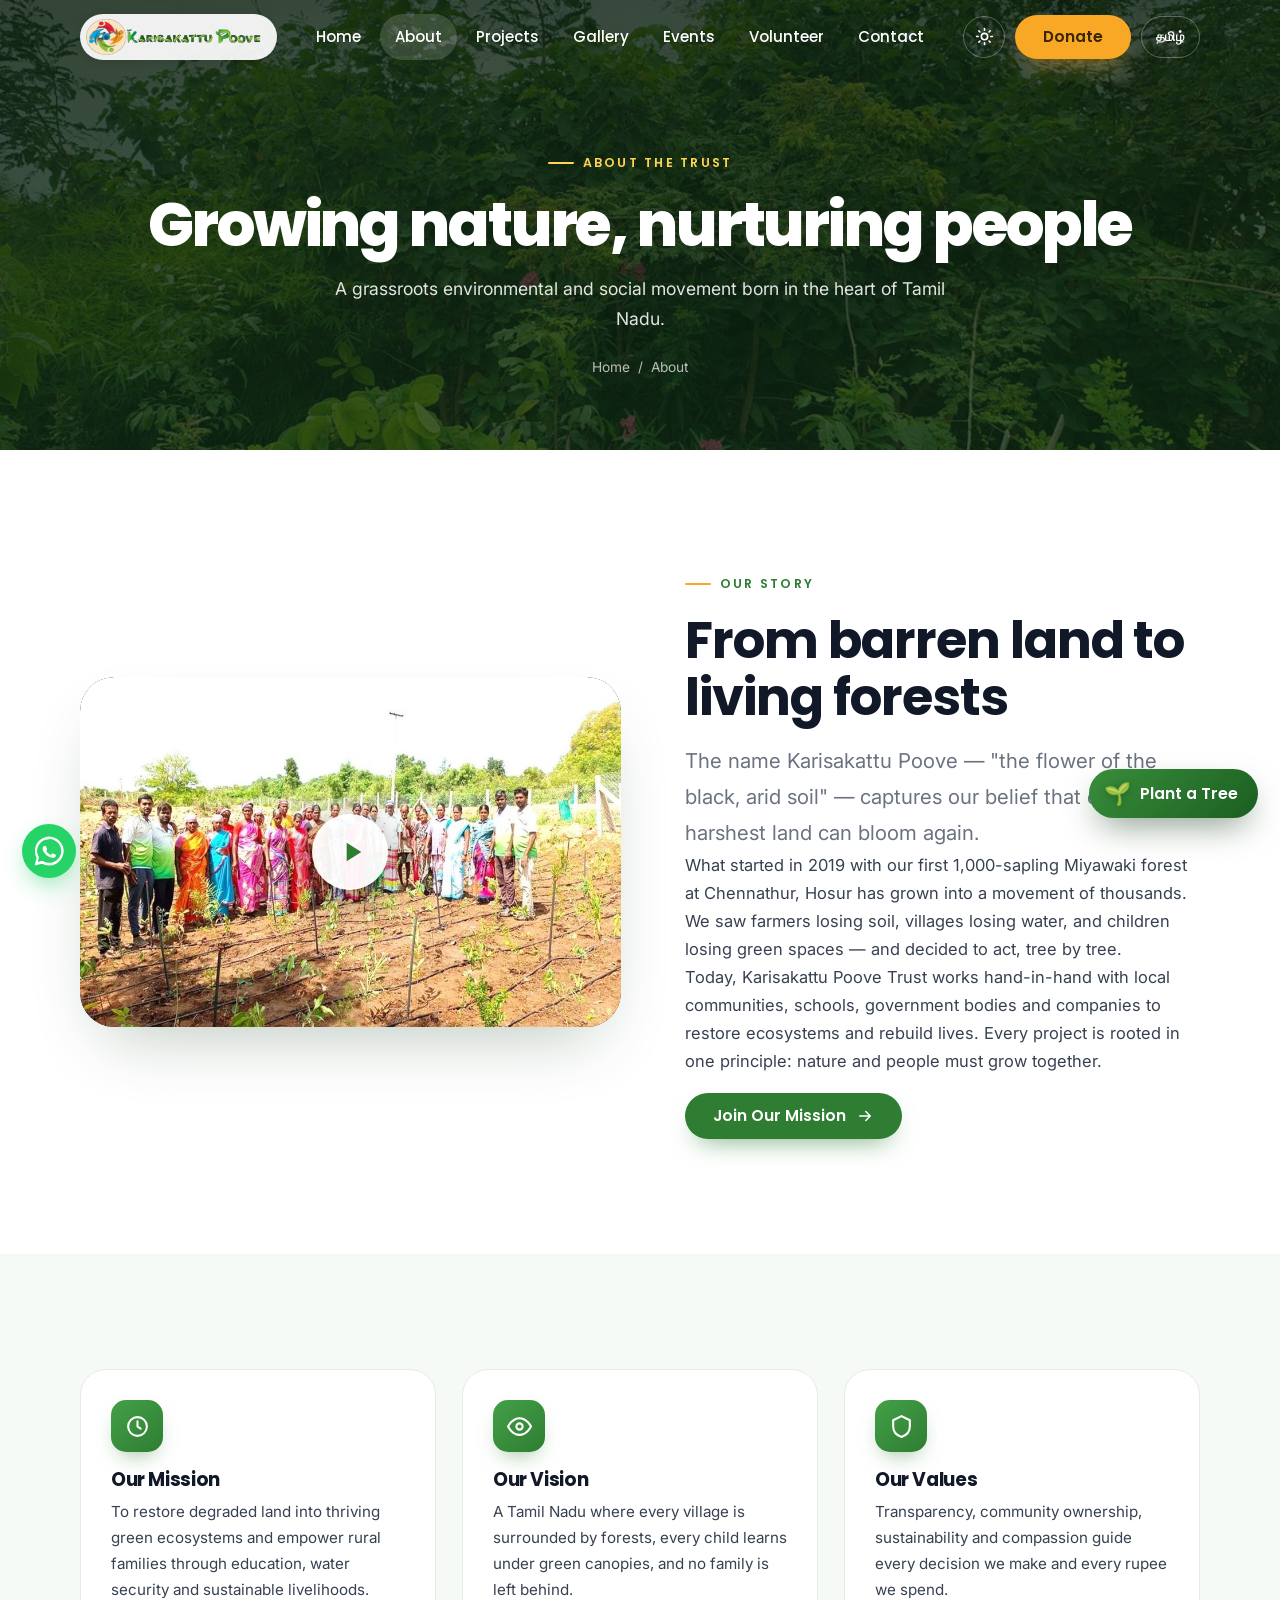
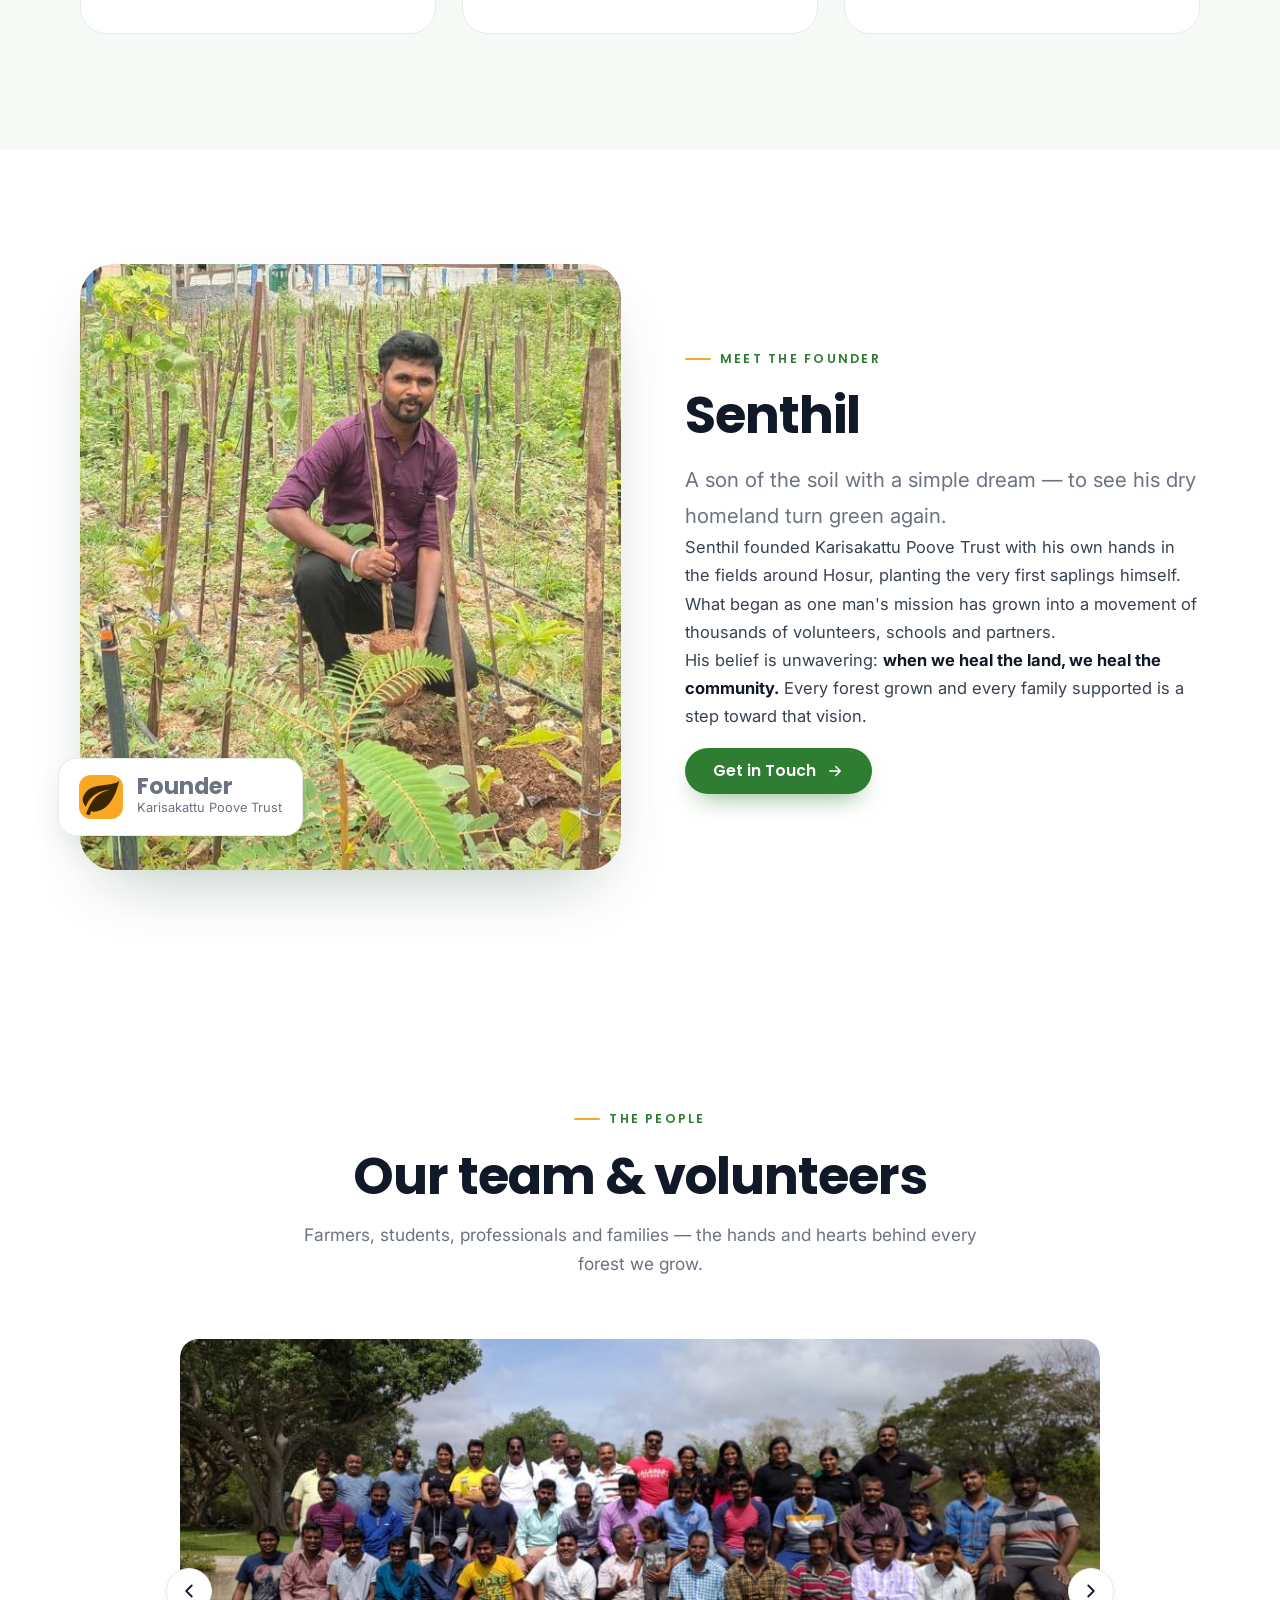
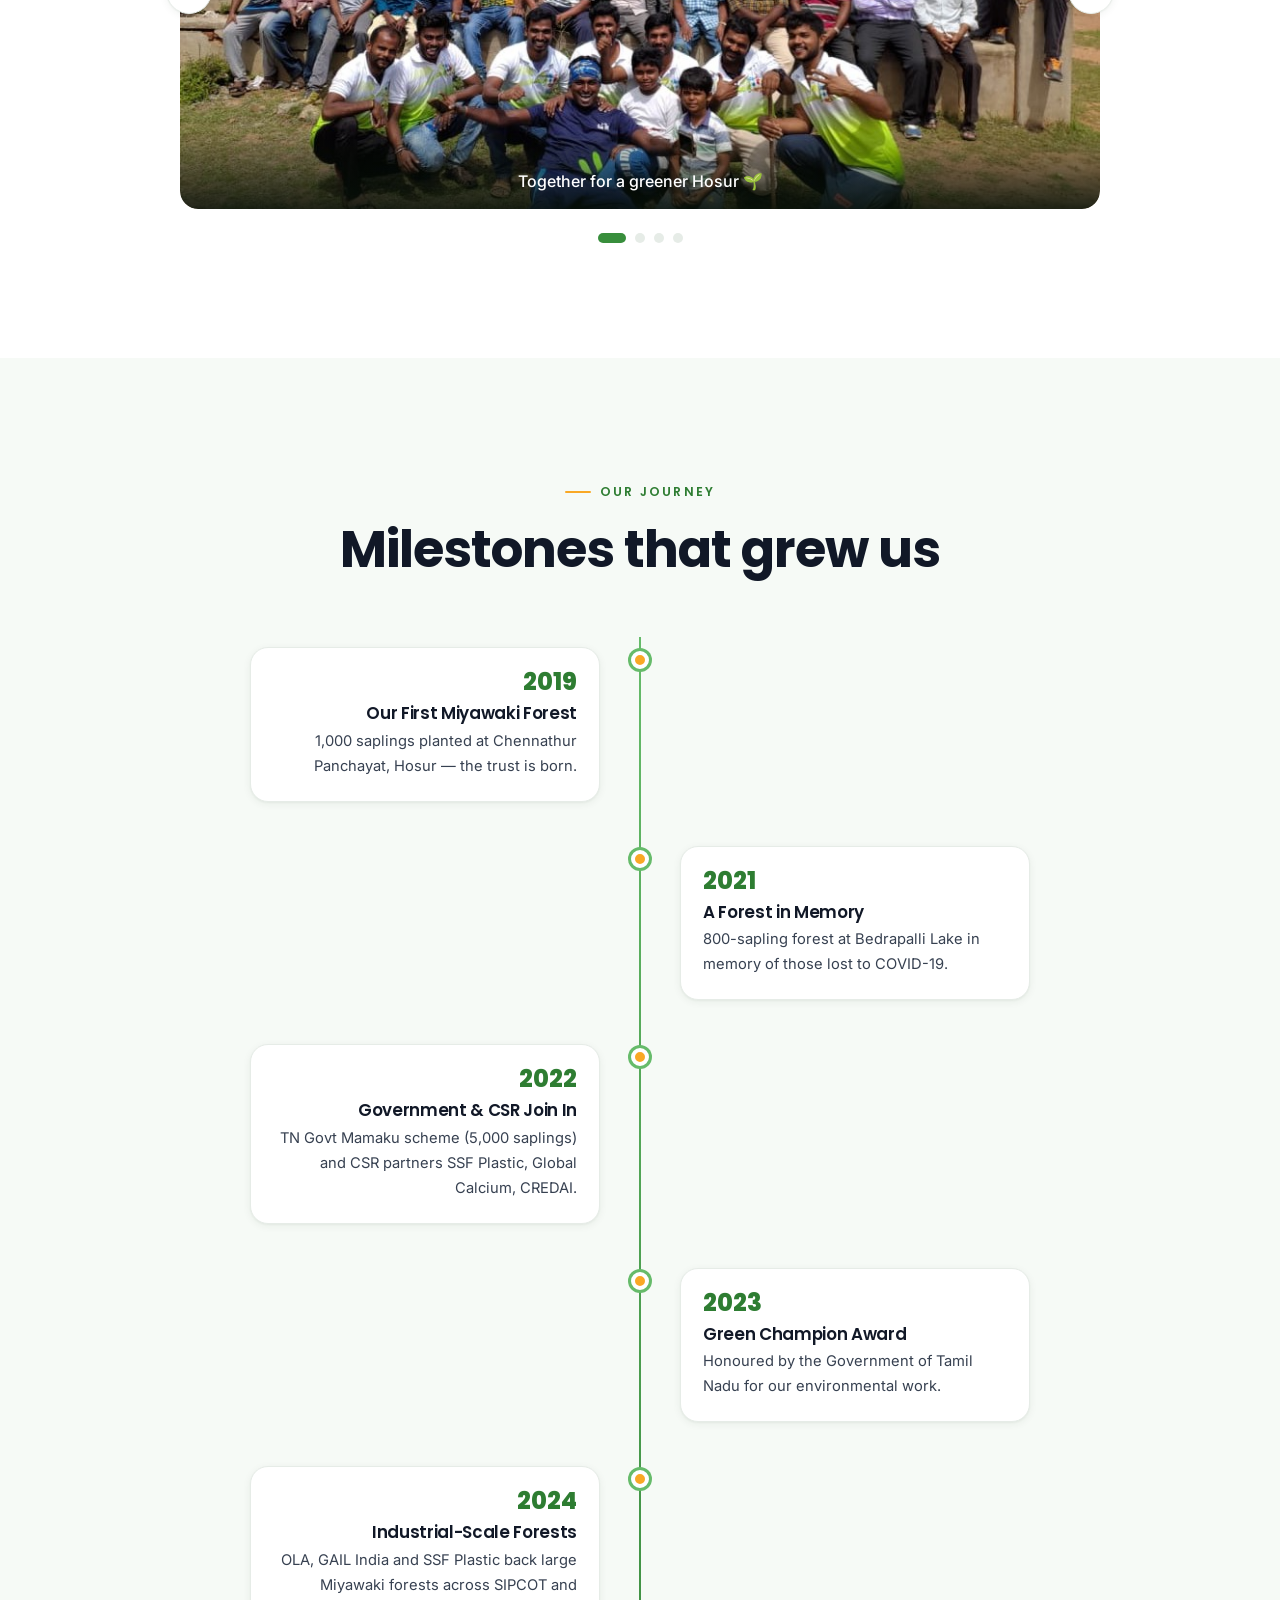
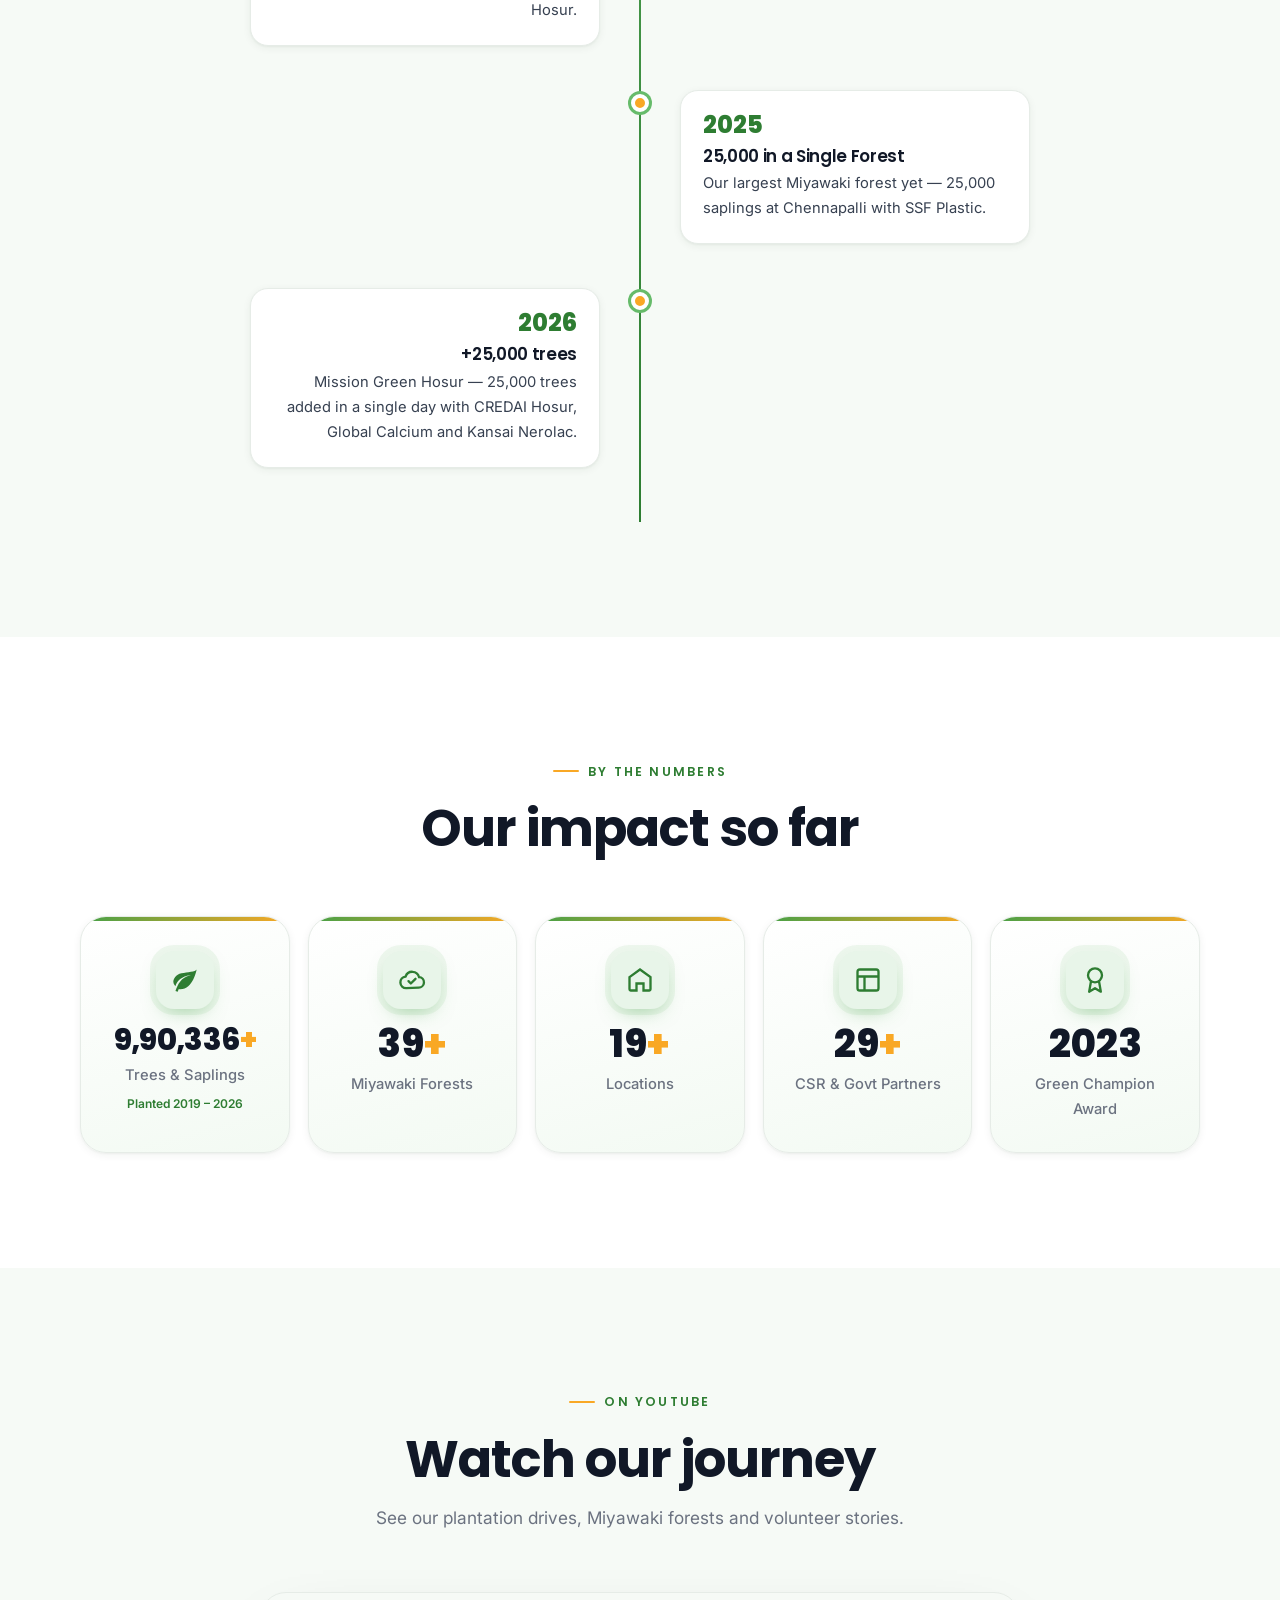
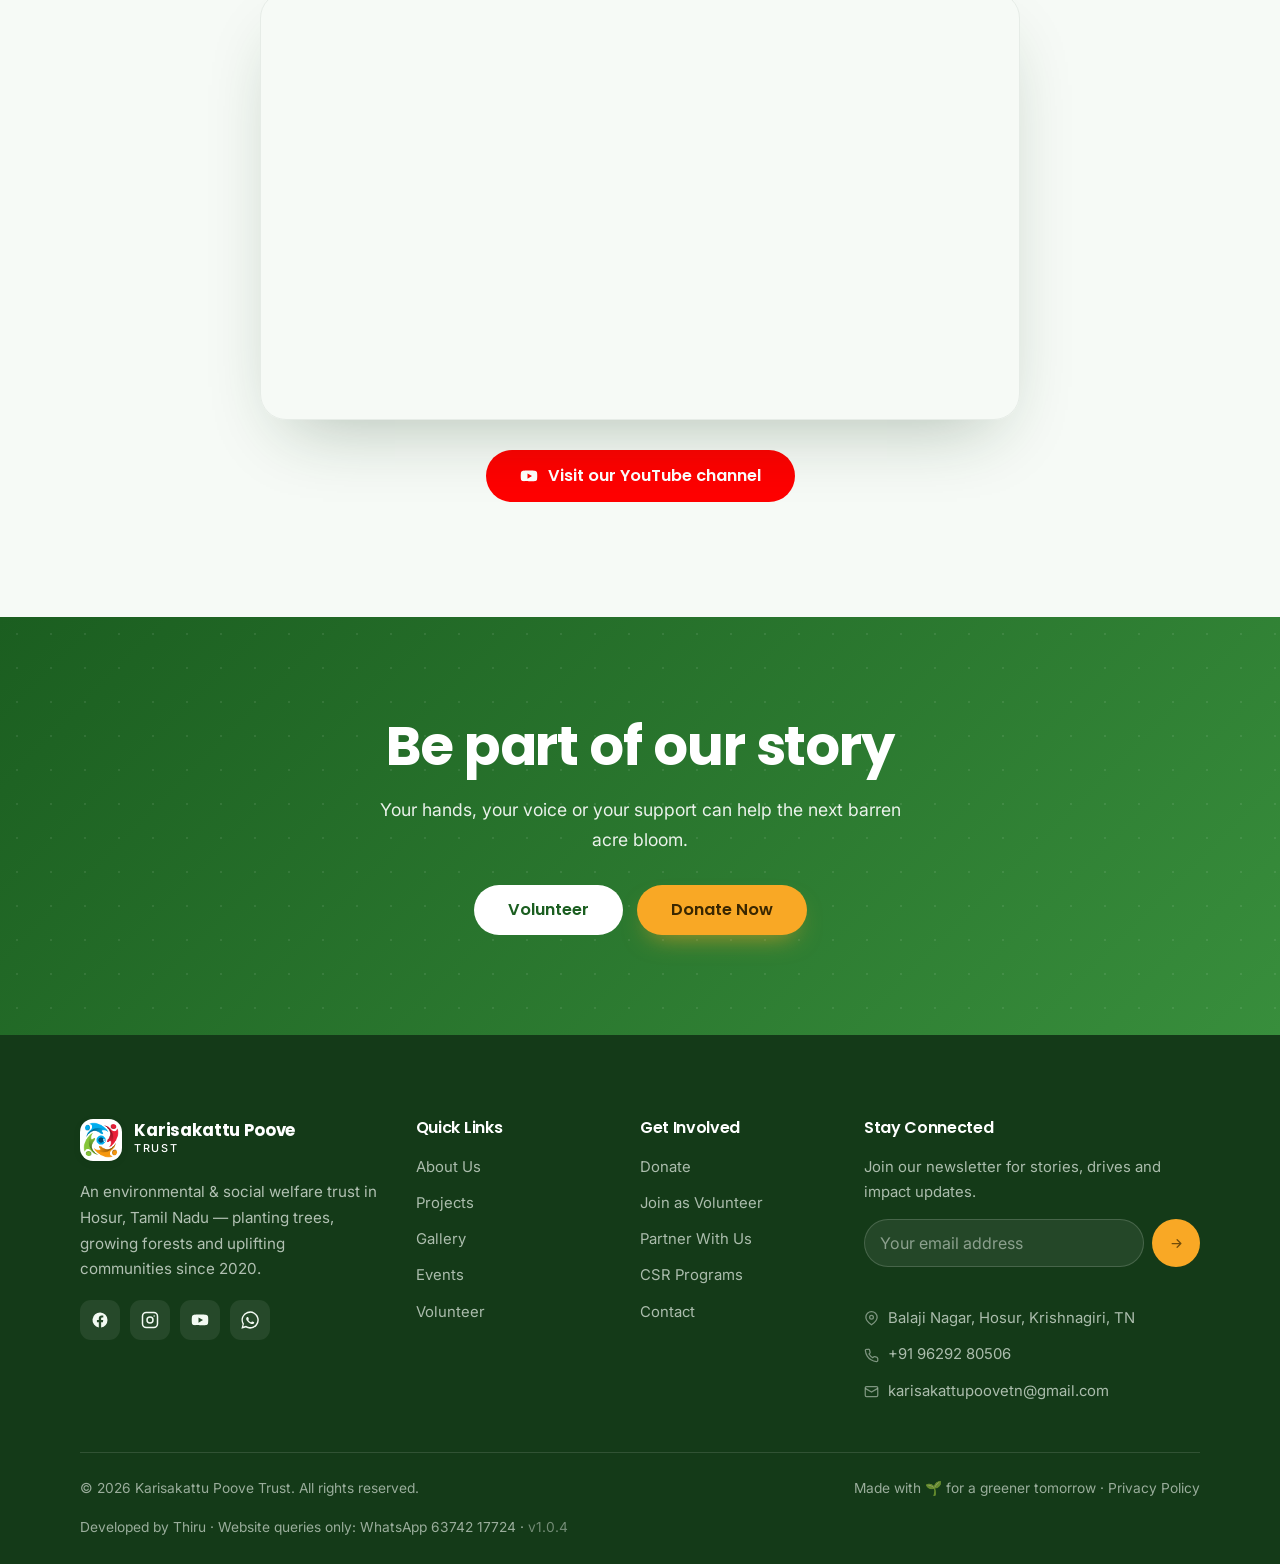
<file: about.html>
<!DOCTYPE html>
<html lang="en">
<head>
<meta charset="UTF-8">
<!-- Google tag (gtag.js) -->
<script async src="https://www.googletagmanager.com/gtag/js?id=AW-18270000795"></script>
<script>
  window.dataLayer = window.dataLayer || [];
  function gtag(){dataLayer.push(arguments);}
  gtag('js', new Date());
  gtag('config', 'AW-18270000795');
</script>
<meta name="viewport" content="width=device-width, initial-scale=1.0">
<meta name="google-site-verification" content="DZHrb_xW-1MgKloxICM4uNMpieMBBTyrx0Ab1zFkipY">
<meta name="msvalidate.01" content="49BAED6EA7475D75AAB3CB94282491A3" />
<title>About Us — Karisakattu Poove Trust | Tree Plantation NGO in India</title>
<meta name="description" content="Learn about Karisakattu Poove Trust — our mission, vision and journey restoring barren land into Miyawaki forests and uplifting communities across India. An award-winning environmental NGO based in Hosur, Tamil Nadu, serving since 2019.">
<meta name="keywords" content="Karisakattu Poove Trust, Karisakattu Poove, Karisa Kattu Poove, Karisa Kattu Poo, Karisakattupoove, காரிசக்காட்டு பூவே, plant tree, plant trees India, tree plantation NGO India, about Karisakattu Poove Trust, NGO mission vision, environmental NGO India, Miyawaki forest India, environmental trust Tamil Nadu, our story, green NGO India">
<meta name="theme-color" content="#2e7d32">
<link rel="canonical" href="https://karisakattupoovetrust.org/about.html">
<meta name="robots" content="index, follow">
<meta property="og:type" content="website">
<meta property="og:title" content="About Karisakattu Poove Trust — Mission, Vision & Story">
<meta property="og:description" content="Restoring barren land into forests and uplifting communities across Hosur, Tamil Nadu since 2019.">
<meta property="og:url" content="https://karisakattupoovetrust.org/about.html">
<meta property="og:image" content="https://karisakattupoovetrust.org/images/hero.jpg">
<meta name="twitter:card" content="summary_large_image">
<link rel="preconnect" href="https://fonts.googleapis.com">
<link rel="preconnect" href="https://fonts.gstatic.com" crossorigin>
<link href="https://fonts.googleapis.com/css2?family=Poppins:wght@400;500;600;700;800&family=Inter:wght@400;500;600&display=swap" rel="stylesheet">
<link rel="icon" href="/favicon.ico" sizes="any">
<link rel="icon" type="image/svg+xml" href="images/favicon.svg">
<link rel="icon" type="image/png" sizes="32x32" href="images/favicon-32x32.png">
<link rel="icon" type="image/png" sizes="16x16" href="images/favicon-16x16.png">
<link rel="apple-touch-icon" href="images/apple-touch-icon.png">
<link rel="stylesheet" href="css/style.css?v=128">
<style>
  .video-embed{position:relative;width:100%;aspect-ratio:16/9;border-radius:var(--r-lg);overflow:hidden;box-shadow:var(--shadow-lg);border:1px solid var(--line)}
  .video-embed iframe{position:absolute;inset:0;width:100%;height:100%;border:0}
  .split-media .frame video{width:100%;height:auto;display:block;background:#0a140c;border-radius:inherit}
  .intro-frame{position:relative}
  .intro-frame .vplay{position:absolute;inset:0;margin:auto;width:76px;height:76px;border-radius:50%;border:0;cursor:pointer;
    background:rgba(255,255,255,.94);display:grid;place-items:center;box-shadow:0 10px 34px rgba(0,0,0,.45);
    transition:transform .2s ease,background .2s ease;z-index:3}
  .intro-frame .vplay:hover{transform:scale(1.09);background:#fff}
  .intro-frame .vplay svg{width:32px;height:32px;color:var(--green-700);margin-left:4px}
  .intro-frame.playing .vplay{opacity:0;pointer-events:none}
</style>
<script type="application/ld+json">
{"@context":"https://schema.org","@type":"AboutPage","name":"About Karisakattu Poove Trust","url":"https://karisakattupoovetrust.org/about.html","about":{"@type":"NGO","name":"Karisakattu Poove Trust","areaServed":["India","Tamil Nadu","Karnataka","Hosur"]}}
</script>
</head>
<body>
<div id="loader"><div class="loader-mark"><img class="loader-logo" src="images/logo-clean.png" alt="Karisakattu Poove Trust logo"><span>Karisakattu Poove</span></div></div>

<header class="site">
  <div class="container">
    <a class="brand" href="index.html"><img class="brand-logo" src="images/logo-full.png" alt="Karisakattu Poove Trust"></a>
    <div class="nav-overlay"></div>
    <nav class="primary" aria-label="Primary"><ul class="menu">
      <li><a href="index.html">Home</a></li>
      <li><a href="about.html" class="active">About</a></li>
      <li><a href="projects.html">Projects</a></li>
      <li><a href="gallery.html">Gallery</a></li>
      <li><a href="events.html">Events</a></li>
      <li><a href="volunteer.html">Volunteer</a></li>
      <li><a href="contact.html">Contact</a></li>
    </ul></nav>
    <div class="nav-actions">
      <button class="icon-btn theme-toggle" aria-label="Toggle dark mode" title="Toggle theme"><svg class="sun" viewBox="0 0 24 24" fill="none" stroke="currentColor" stroke-width="2" stroke-linecap="round"><circle cx="12" cy="12" r="4"/><path d="M12 2v2M12 20v2M4.9 4.9l1.4 1.4M17.7 17.7l1.4 1.4M2 12h2M20 12h2M4.9 19.1l1.4-1.4M17.7 6.3l1.4-1.4"/></svg><svg class="moon" viewBox="0 0 24 24" fill="currentColor"><path d="M21 12.8A9 9 0 1 1 11.2 3a7 7 0 0 0 9.8 9.8z"/></svg></button>
      <a href="donate.html" class="btn btn-gold">Donate</a>
      <button class="burger" aria-label="Open menu"><span></span><span></span><span></span></button>
    </div>
  </div>
</header>

<main>
<section class="page-hero">
  <img src="images/gallery/gail.jpg" alt="Karisakattu Poove Trust volunteers planting trees">
  <div class="container">
    <span class="kicker">About the Trust</span>
    <h1>Growing nature, nurturing people</h1>
    <p>A grassroots environmental and social movement born in the heart of Tamil Nadu.</p>
    <div class="crumbs"><a href="index.html">Home</a> / <span>About</span></div>
  </div>
</section>

<section class="section">
  <div class="container">
    <div class="split">
      <div class="split-media" data-reveal>
        <div class="frame intro-frame">
          <video id="introVid" playsinline preload="metadata" poster="images/gallery/volunteers-women.jpg" aria-label="Karisakattu Poove Trust intro video"><source src="images/videos/intro.mp4" type="video/mp4">Your browser does not support the video.</video>
          <button class="vplay" type="button" aria-label="Play intro video"><svg viewBox="0 0 24 24" fill="currentColor"><path d="M8 5v14l11-7z"/></svg></button>
        </div>
      </div>
      <div class="split-body" data-reveal data-delay="1">
        <span class="kicker">Our Story</span>
        <h2>From barren land to living forests</h2>
        <p class="lead">The name Karisakattu Poove — "the flower of the black, arid soil" — captures our belief that even the harshest land can bloom again.</p>
        <p>What started in 2019 with our first 1,000-sapling Miyawaki forest at Chennathur, Hosur has grown into a movement of thousands. We saw farmers losing soil, villages losing water, and children losing green spaces — and decided to act, tree by tree.</p>
        <p>Today, Karisakattu Poove Trust works hand-in-hand with local communities, schools, government bodies and companies to restore ecosystems and rebuild lives. Every project is rooted in one principle: nature and people must grow together.</p>
        <a href="volunteer.html" class="btn btn-primary mt-s">Join Our Mission
          <svg viewBox="0 0 24 24" fill="none" stroke="currentColor" stroke-width="2"><path d="M5 12h14M13 6l6 6-6 6" stroke-linecap="round" stroke-linejoin="round"/></svg></a>
      </div>
    </div>
  </div>
</section>

<section class="section soft">
  <div class="container">
    <div class="cards-grid">
      <div class="feature" data-reveal>
        <div class="f-ico"><svg viewBox="0 0 24 24" fill="none" stroke="currentColor" stroke-width="2"><circle cx="12" cy="12" r="9"/><path d="M12 7v5l3 2" stroke-linecap="round"/></svg></div>
        <h3>Our Mission</h3><p>To restore degraded land into thriving green ecosystems and empower rural families through education, water security and sustainable livelihoods.</p>
      </div>
      <div class="feature" data-reveal data-delay="1">
        <div class="f-ico"><svg viewBox="0 0 24 24" fill="none" stroke="currentColor" stroke-width="2"><path d="M1 12s4-8 11-8 11 8 11 8-4 8-11 8-11-8-11-8z"/><circle cx="12" cy="12" r="3"/></svg></div>
        <h3>Our Vision</h3><p>A Tamil Nadu where every village is surrounded by forests, every child learns under green canopies, and no family is left behind.</p>
      </div>
      <div class="feature" data-reveal data-delay="2">
        <div class="f-ico"><svg viewBox="0 0 24 24" fill="none" stroke="currentColor" stroke-width="2"><path d="M12 2 4 6v6c0 5 3.4 8.5 8 10 4.6-1.5 8-5 8-10V6z"/></svg></div>
        <h3>Our Values</h3><p>Transparency, community ownership, sustainability and compassion guide every decision we make and every rupee we spend.</p>
      </div>
    </div>
  </div>
</section>

<section class="section">
  <div class="container">
    <div class="split">
      <div class="split-media" data-reveal>
        <div class="frame"><img src="images/senthil.jpg" alt="Senthil — Founder, Karisakattu Poove Trust, planting a sapling" loading="lazy"></div>
        <div class="badge b1"><span class="b-ico"><svg viewBox="0 0 24 24" fill="currentColor"><path d="M17 8C8 10 5.9 16.17 3.82 21.34l1.89.66.95-2.3c.48.17.98.3 1.34.3C19 20 22 3 22 3c-1 2-8 2.25-13 3.25S2 11.5 2 13.5s1.75 3.75 1.75 3.75C7 8 17 8 17 8z"/></svg></span><span><b>Founder</b><span>Karisakattu Poove Trust</span></span></div>
      </div>
      <div class="split-body" data-reveal data-delay="1">
        <span class="kicker">Meet the Founder</span>
        <h2>Senthil</h2>
        <p class="lead">A son of the soil with a simple dream — to see his dry homeland turn green again.</p>
        <p>Senthil founded Karisakattu Poove Trust with his own hands in the fields around Hosur, planting the very first saplings himself. What began as one man's mission has grown into a movement of thousands of volunteers, schools and partners.</p>
        <p>His belief is unwavering: <strong>when we heal the land, we heal the community.</strong> Every forest grown and every family supported is a step toward that vision.</p>
        <a href="contact.html" class="btn btn-primary mt-s">Get in Touch
          <svg viewBox="0 0 24 24" fill="none" stroke="currentColor" stroke-width="2"><path d="M5 12h14M13 6l6 6-6 6" stroke-linecap="round" stroke-linejoin="round"/></svg></a>
      </div>
    </div>
  </div>
</section>

<section class="section">
  <div class="container">
    <div class="section-head center" data-reveal>
      <span class="kicker">The People</span>
      <h2>Our team &amp; volunteers</h2>
      <p>Farmers, students, professionals and families — the hands and hearts behind every forest we grow.</p>
    </div>
    <div class="home-slider photo-carousel team-carousel" data-reveal>
      <button class="he-nav he-prev" type="button" aria-label="Previous photo"><svg viewBox="0 0 24 24" fill="none" stroke="currentColor" stroke-width="2"><path d="M15 18l-6-6 6-6" stroke-linecap="round" stroke-linejoin="round"/></svg></button>
      <div class="pc-viewport">
        <div class="pc-track">
          <figure class="pc-slide"><img src="images/teammm.jpeg" alt="Karisakattu Poove Trust team and volunteers together at a plantation site" loading="lazy"><figcaption>Together for a greener Hosur 🌱</figcaption></figure>
          <figure class="pc-slide"><img src="images/team1.jpeg" alt="Volunteers and young green champions of Karisakattu Poove Trust" loading="lazy"><figcaption>Our volunteers &amp; young green champions</figcaption></figure>
          <figure class="pc-slide"><img src="images/team2.jpeg" alt="The Karisakattu Poove Trust volunteer team" loading="lazy"><figcaption>The Karisakattu Poove team</figcaption></figure>
          <figure class="pc-slide"><img src="images/team5.jpeg" alt="Karisakattu Poove Trust team at a school plantation programme" loading="lazy"><figcaption>At a school plantation programme</figcaption></figure>
        </div>
      </div>
      <button class="he-nav he-next" type="button" aria-label="Next photo"><svg viewBox="0 0 24 24" fill="none" stroke="currentColor" stroke-width="2"><path d="M9 6l6 6-6 6" stroke-linecap="round" stroke-linejoin="round"/></svg></button>
      <div class="pc-dots" role="tablist" aria-label="Team slides"></div>
    </div>
  </div>
</section>

<section class="section soft">
  <div class="container">
    <div class="section-head center" data-reveal><span class="kicker">Our Journey</span><h2>Milestones that grew us</h2></div>
    <div class="timeline">
      <div class="tl-item" data-reveal><span class="tl-dot"></span><div class="tl-card"><span class="tl-year">2019</span><h4>Our First Miyawaki Forest</h4><p>1,000 saplings planted at Chennathur Panchayat, Hosur — the trust is born.</p></div></div>
      <div class="tl-item" data-reveal><span class="tl-dot"></span><div class="tl-card"><span class="tl-year">2021</span><h4>A Forest in Memory</h4><p>800-sapling forest at Bedrapalli Lake in memory of those lost to COVID-19.</p></div></div>
      <div class="tl-item" data-reveal><span class="tl-dot"></span><div class="tl-card"><span class="tl-year">2022</span><h4>Government & CSR Join In</h4><p>TN Govt Mamaku scheme (5,000 saplings) and CSR partners SSF Plastic, Global Calcium, CREDAI.</p></div></div>
      <div class="tl-item" data-reveal><span class="tl-dot"></span><div class="tl-card"><span class="tl-year">2023</span><h4>Green Champion Award</h4><p>Honoured by the Government of Tamil Nadu for our environmental work.</p></div></div>
      <div class="tl-item" data-reveal><span class="tl-dot"></span><div class="tl-card"><span class="tl-year">2024</span><h4>Industrial-Scale Forests</h4><p>OLA, GAIL India and SSF Plastic back large Miyawaki forests across SIPCOT and Hosur.</p></div></div>
      <div class="tl-item" data-reveal><span class="tl-dot"></span><div class="tl-card"><span class="tl-year">2025</span><h4>25,000 in a Single Forest</h4><p>Our largest Miyawaki forest yet — 25,000 saplings at Chennapalli with SSF Plastic.</p></div></div>
      <div class="tl-item" data-reveal><span class="tl-dot"></span><div class="tl-card"><span class="tl-year">2026</span><h4>+25,000 trees</h4><p>Mission Green Hosur — 25,000 trees added in a single day with CREDAI Hosur, Global Calcium and Kansai Nerolac.</p></div></div>
    </div>
  </div>
</section>

<section class="section">
  <div class="container">
    <div class="section-head center" data-reveal><span class="kicker">By the Numbers</span><h2>Our impact so far</h2></div>
    <div class="impact-grid">
      <div class="stat-card" data-reveal><div class="ico"><svg viewBox="0 0 24 24" fill="currentColor"><path d="M17 8C8 10 5.9 16.17 3.82 21.34l1.89.66.95-2.3c.48.17.98.3 1.34.3C19 20 22 3 22 3c-1 2-8 2.25-13 3.25S2 11.5 2 13.5s1.75 3.75 1.75 3.75C7 8 17 8 17 8z"/></svg></div><div class="num num-wide"><span data-count="1000000">0</span><span class="plus">+</span></div><div class="lbl">Trees &amp; Saplings</div><div class="stat-note">Planted 2019 – 2026</div></div>
      <div class="stat-card" data-reveal data-delay="1"><div class="ico"><svg viewBox="0 0 24 24" fill="none" stroke="currentColor" stroke-width="2"><path d="M7 19a5 5 0 0 1-.5-9.97A6 6 0 0 1 18 9.5a4.5 4.5 0 0 1-.5 9z"/><path d="m9 13 2 2 4-4" stroke-linecap="round" stroke-linejoin="round"/></svg></div><div class="num"><span data-count="40">0</span><span class="plus">+</span></div><div class="lbl">Miyawaki Forests</div></div>
      <div class="stat-card" data-reveal data-delay="2"><div class="ico"><svg viewBox="0 0 24 24" fill="none" stroke="currentColor" stroke-width="2"><path d="M3 9.5 12 3l9 6.5V20a1 1 0 0 1-1 1h-5v-6H9v6H4a1 1 0 0 1-1-1z"/></svg></div><div class="num"><span data-count="20">0</span><span class="plus">+</span></div><div class="lbl">Locations</div></div>
      <div class="stat-card" data-reveal data-delay="3"><div class="ico"><svg viewBox="0 0 24 24" fill="none" stroke="currentColor" stroke-width="2"><rect x="3" y="3" width="18" height="18" rx="2"/><path d="M3 9h18M9 21V9"/></svg></div><div class="num"><span data-count="30">0</span><span class="plus">+</span></div><div class="lbl">CSR &amp; Govt Partners</div></div>
      <div class="stat-card" data-reveal data-delay="4"><div class="ico"><svg viewBox="0 0 24 24" fill="none" stroke="currentColor" stroke-width="2"><circle cx="12" cy="8" r="6"/><path d="M15.5 13.5 17 22l-5-3-5 3 1.5-8.5" stroke-linecap="round" stroke-linejoin="round"/></svg></div><div class="num">2023</div><div class="lbl">Green Champion Award</div></div>
    </div>
  </div>
</section>

<section class="section soft">
  <div class="container">
    <div class="narrow">
      <div class="section-head center" data-reveal>
        <span class="kicker">On YouTube</span>
        <h2>Watch our journey</h2>
        <p>See our plantation drives, Miyawaki forests and volunteer stories.</p>
      </div>
      <div class="video-embed" data-reveal>
        <iframe src="https://www.youtube.com/embed/yC_SK5yp_PA" title="Karisakattu Poove Trust — our journey" loading="lazy" allowfullscreen allow="accelerometer; autoplay; clipboard-write; encrypted-media; gyroscope; picture-in-picture"></iframe>
      </div>
      <div class="center mt-m" data-reveal>
        <a href="https://www.youtube.com/@karisakattupoovehosur" target="_blank" rel="noopener" class="btn btn-lg" style="background:#ff0000;border-color:#ff0000;color:#fff">
          <svg viewBox="0 0 24 24" fill="currentColor" width="22" height="22"><path d="M23 12s0-3.4-.4-5a2.6 2.6 0 0 0-1.8-1.8C19 4.8 12 4.8 12 4.8s-7 0-8.8.4A2.6 2.6 0 0 0 1.4 7C1 8.6 1 12 1 12s0 3.4.4 5a2.6 2.6 0 0 0 1.8 1.8c1.8.4 8.8.4 8.8.4s7 0 8.8-.4A2.6 2.6 0 0 0 22.6 17c.4-1.6.4-5 .4-5zM10 15.5v-7l6 3.5z"/></svg>
          Visit our YouTube channel
        </a>
      </div>
    </div>
  </div>
</section>

<section class="cta">
  <img class="cta-bg" src="images/forest-feature.jpg" alt="">
  <div class="cta-pattern"></div>
  <div class="container"><div data-reveal>
    <h2>Be part of our story</h2>
    <p>Your hands, your voice or your support can help the next barren acre bloom.</p>
    <div class="cta-cta"><a href="volunteer.html" class="btn btn-white btn-lg">Volunteer</a><a href="donate.html" class="btn btn-gold btn-lg">Donate Now</a></div>
  </div></div>
</section>
</main>

<footer class="site" id="site-footer"></footer>
<button id="toTop" aria-label="Back to top"><svg viewBox="0 0 24 24" fill="none" stroke="currentColor" stroke-width="2"><path d="M12 19V5M5 12l7-7 7 7" stroke-linecap="round" stroke-linejoin="round"/></svg></button>
<script src="js/footer.js?v=1.0.4"></script>
<script src="js/config.js"></script>
<script src="js/script.js"></script>
<script src="js/tree-donate.js?v=4"></script>
<script src="js/i18n.js"></script>
<script>
(function () {
  var f = document.querySelector('.intro-frame');
  if (!f) return;
  var v = f.querySelector('video'), b = f.querySelector('.vplay');
  b.addEventListener('click', function () { v.controls = true; v.play(); });
  v.addEventListener('play', function () { f.classList.add('playing'); v.controls = true; });
  v.addEventListener('pause', function () { f.classList.remove('playing'); });
  v.addEventListener('ended', function () { f.classList.remove('playing'); });
})();
</script>
</body>
</html>
</file>
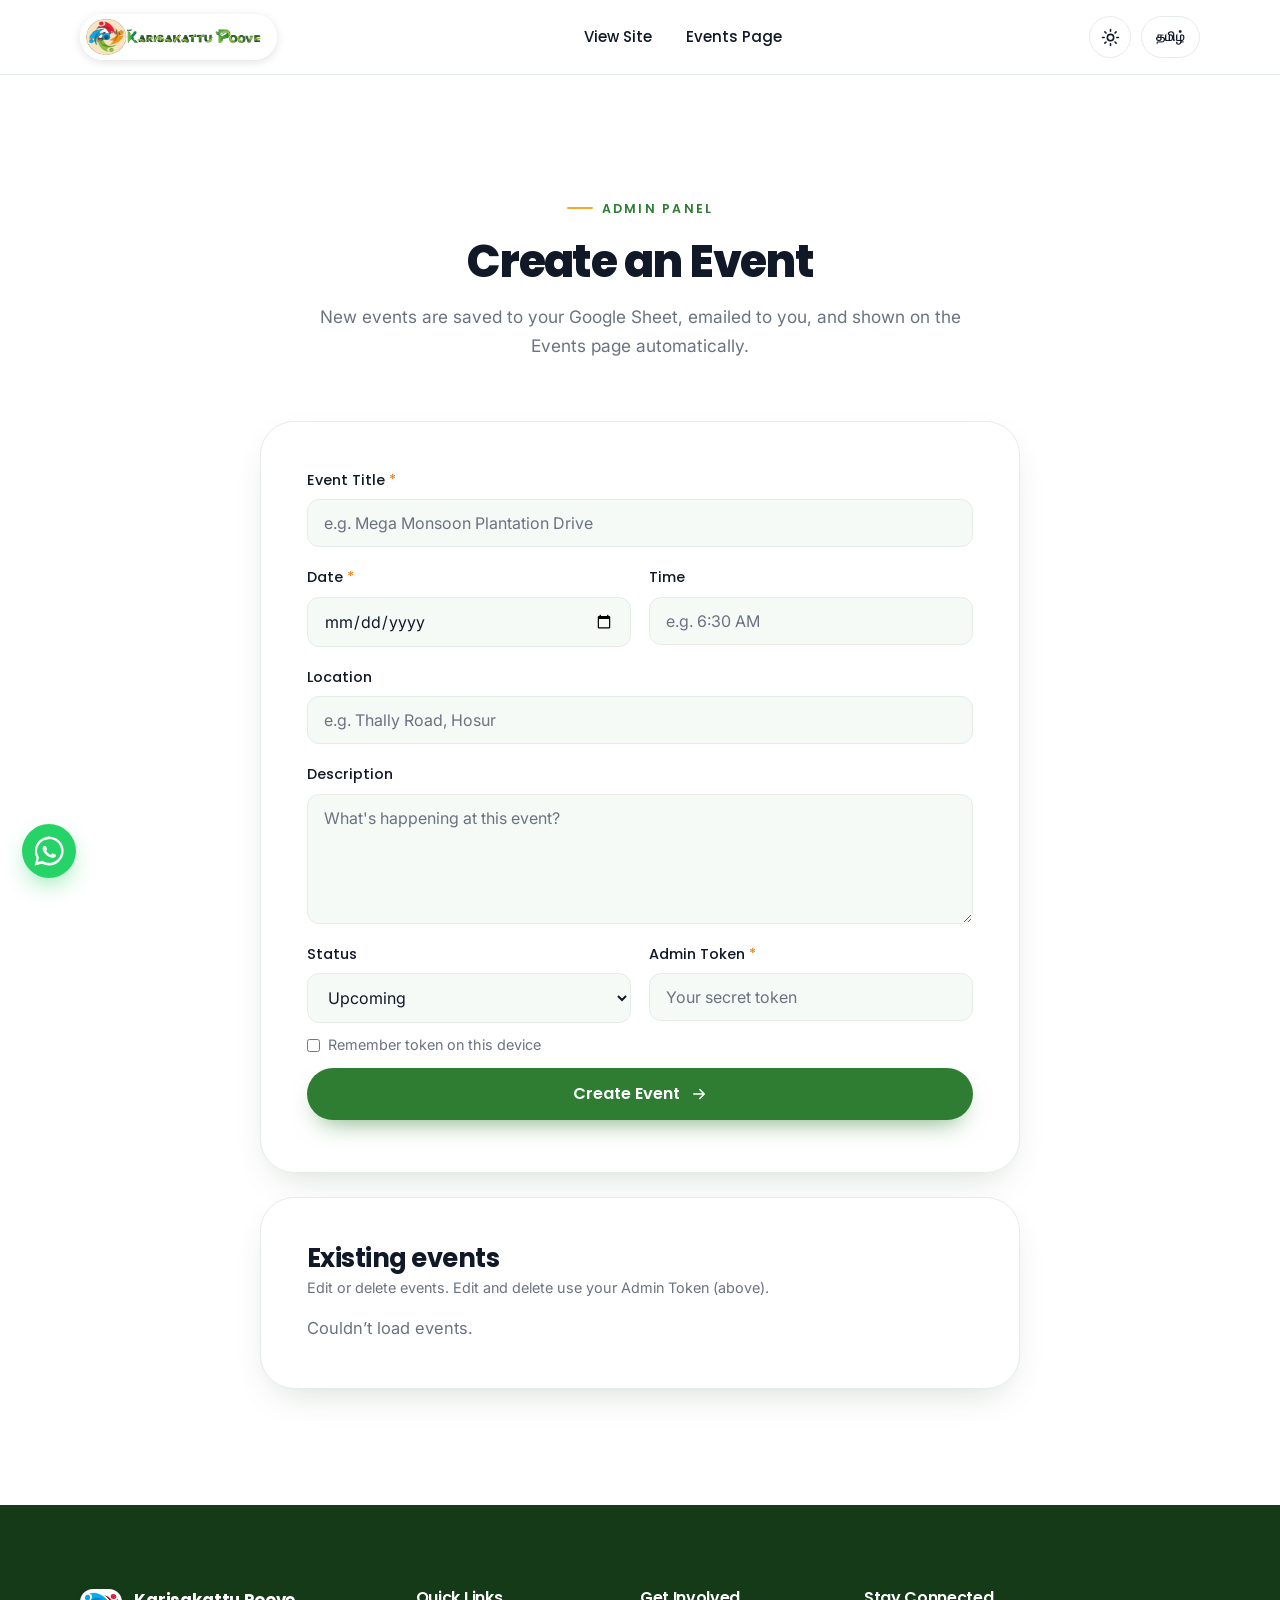
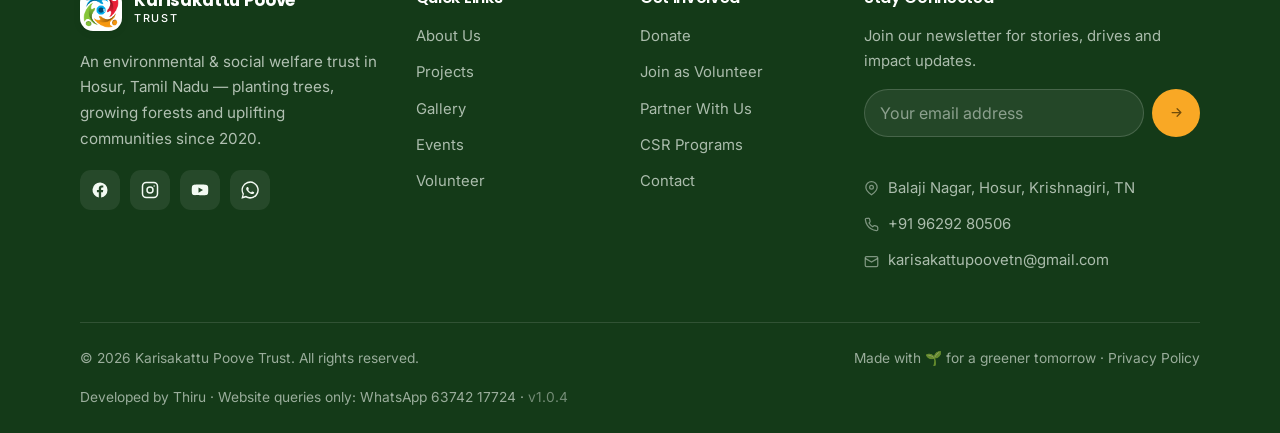
<file: admin.html>
<!DOCTYPE html>
<html lang="en">
<head>
<meta charset="UTF-8">
<meta name="viewport" content="width=device-width, initial-scale=1.0">
<title>Admin — Create Event | Karisakattu Poove Trust</title>
<meta name="robots" content="noindex, nofollow">
<link rel="preconnect" href="https://fonts.googleapis.com">
<link rel="preconnect" href="https://fonts.gstatic.com" crossorigin>
<link href="https://fonts.googleapis.com/css2?family=Poppins:wght@400;500;600;700;800&family=Inter:wght@400;500;600&display=swap" rel="stylesheet">
<link rel="icon" href="/favicon.ico" sizes="any">
<link rel="icon" type="image/svg+xml" href="images/favicon.svg">
<link rel="icon" type="image/png" sizes="32x32" href="images/favicon-32x32.png">
<link rel="icon" type="image/png" sizes="16x16" href="images/favicon-16x16.png">
<link rel="apple-touch-icon" href="images/apple-touch-icon.png">
<link rel="stylesheet" href="css/style.css?v=128">
</head>
<body class="no-hero">

<header class="site">
  <div class="container">
    <a class="brand" href="index.html"><img class="brand-logo" src="images/logo-full.png" alt="Karisakattu Poove Trust"></a>
    <nav class="primary" aria-label="Primary"><ul class="menu">
      <li><a href="index.html">View Site</a></li>
      <li><a href="events.html">Events Page</a></li>
    </ul></nav>
    <div class="nav-actions">
      <button class="icon-btn theme-toggle" aria-label="Toggle dark mode" title="Toggle theme"><svg class="sun" viewBox="0 0 24 24" fill="none" stroke="currentColor" stroke-width="2" stroke-linecap="round"><circle cx="12" cy="12" r="4"/><path d="M12 2v2M12 20v2M4.9 4.9l1.4 1.4M17.7 17.7l1.4 1.4M2 12h2M20 12h2M4.9 19.1l1.4-1.4M17.7 6.3l1.4-1.4"/></svg><svg class="moon" viewBox="0 0 24 24" fill="currentColor"><path d="M21 12.8A9 9 0 1 1 11.2 3a7 7 0 0 0 9.8 9.8z"/></svg></button>
    </div>
  </div>
</header>

<main>
<section class="section">
  <div class="container">
    <div class="narrow">
      <div class="section-head center" data-reveal>
        <span class="kicker" style="justify-content:center">Admin Panel</span>
        <h1 style="font-size:clamp(2rem,4vw,2.8rem)">Create an Event</h1>
        <p>New events are saved to your Google Sheet, emailed to you, and shown on the Events page automatically.</p>
      </div>

      <!-- Not-configured warning -->
      <div id="notConfigured" class="form-card" style="display:none;border:1.5px solid var(--gold-500)">
        <h3>⚙️ One-time setup needed</h3>
        <p style="color:var(--muted);margin-top:8px">The events backend isn't connected yet. Open <b>ADMIN-SETUP.md</b> in the project, create your Google Sheet + Apps Script, then paste the Web-App URL into <b>js/config.js</b>.</p>
      </div>

      <div class="form-card" data-reveal data-delay="1">
        <div class="form-success">
          <div class="s-ico"><svg viewBox="0 0 24 24" fill="none" stroke="currentColor" stroke-width="2"><path d="M20 6 9 17l-5-5" stroke-linecap="round" stroke-linejoin="round"/></svg></div>
          <h3>Thank you! Event created 🌱</h3>
          <p>It's saved to your Google Sheet, you've been emailed, and it now appears on the Events page.</p>
          <button type="button" id="addAnother" class="btn btn-primary mt-s">Add another event</button>
        </div>

        <form id="eventForm" novalidate>
          <div class="form-grid">
            <div class="field full"><label>Event Title <span class="req">*</span></label><input type="text" name="title" required placeholder="e.g. Mega Monsoon Plantation Drive"></div>
            <div class="field"><label>Date <span class="req">*</span></label><input type="date" name="date" required></div>
            <div class="field"><label>Time</label><input type="text" name="time" placeholder="e.g. 6:30 AM"></div>
            <div class="field full"><label>Location</label><input type="text" name="location" placeholder="e.g. Thally Road, Hosur"></div>
            <div class="field full"><label>Description</label><textarea name="description" placeholder="What's happening at this event?"></textarea></div>
            <div class="field"><label>Status</label>
              <select name="status"><option value="upcoming">Upcoming</option><option value="past">Past</option></select>
            </div>
            <div class="field"><label>Admin Token <span class="req">*</span></label><input type="password" id="adminToken" name="token" required placeholder="Your secret token"></div>
          </div>
          <label style="display:flex;align-items:center;gap:8px;margin:10px 0;font-size:.9rem;color:var(--muted)"><input type="checkbox" id="rememberToken" style="width:auto"> Remember token on this device</label>
          <button type="submit" class="btn btn-primary btn-block btn-lg" id="submitBtn">Create Event
            <svg viewBox="0 0 24 24" fill="none" stroke="currentColor" stroke-width="2"><path d="M5 12h14M13 6l6 6-6 6" stroke-linecap="round" stroke-linejoin="round"/></svg></button>
          <p class="form-note" id="formMsg"></p>
        </form>
      </div>

      <div class="form-card" data-reveal data-delay="2" style="margin-top:24px">
        <h3 style="margin-bottom:4px">Existing events</h3>
        <p style="color:var(--muted);font-size:.9rem;margin-bottom:14px">Edit or delete events. Edit and delete use your Admin Token (above).</p>
        <div id="eventList"><p style="color:var(--muted)">Loading…</p></div>
      </div>
    </div>
  </div>
</section>
</main>

<footer class="site" id="site-footer"></footer>
<script src="js/config.js"></script>
<script src="js/footer.js?v=1.0.4"></script>
<script src="js/script.js"></script>
<script src="js/i18n.js"></script>
<script>
(function () {
  var cfg = window.KPT_CONFIG || {};
  var API = cfg.EVENTS_API;
  var form = document.getElementById("eventForm");
  var msg = document.getElementById("formMsg");
  var btn = document.getElementById("submitBtn");
  var card = form.closest(".form-card");
  var success = card.querySelector(".form-success");
  var tokenInput = document.getElementById("adminToken");
  var remember = document.getElementById("rememberToken");
  var listBox = document.getElementById("eventList");
  var editingRow = null; // sheet row currently being edited (null = create mode)

  if (!API) document.getElementById("notConfigured").style.display = "block";

  function el(name) { return form.elements[name]; }
  function esc(t) {
    return String(t == null ? "" : t).replace(/[&<>"]/g, function (c) {
      return { "&": "&amp;", "<": "&lt;", ">": "&gt;", '"': "&quot;" }[c];
    });
  }
  function setMode(editing) {
    editingRow = editing;
    btn.innerHTML = editing ? 'Update Event' : 'Create Event';
  }

  // restore remembered token
  try {
    var saved = localStorage.getItem("kpt-admin-token");
    if (saved) { tokenInput.value = saved; remember.checked = true; }
  } catch (e) {}

  // POST an event action (create / update / delete). Always sends token + type.
  function post(payload) {
    payload.type = "event";
    payload.token = tokenInput.value;
    return fetch(API, {
      method: "POST",
      headers: { "Content-Type": "text/plain;charset=utf-8" }, // avoids CORS preflight
      body: JSON.stringify(payload)
    }).then(function (r) { return r.json(); });
  }

  // Render the existing-events list with Edit / Delete buttons.
  function loadEvents() {
    if (!API || !listBox) return;
    listBox.innerHTML = '<p style="color:var(--muted)">Loading…</p>';
    fetch(API, { method: "GET" })
      .then(function (r) { return r.json(); })
      .then(function (res) {
        if (!res || !res.ok || !res.events || !res.events.length) {
          listBox.innerHTML = '<p style="color:var(--muted)">No events yet.</p>';
          return;
        }
        listBox.innerHTML = res.events.map(function (ev) {
          var sub = esc(ev.date) + (ev.time ? ' · ' + esc(ev.time) : '') +
            (ev.location ? ' · ' + esc(ev.location) : '') + ' · ' + esc(ev.status || '');
          return '<div class="ev-row" style="display:flex;align-items:center;gap:12px;justify-content:space-between;padding:12px 0;border-bottom:1px solid rgba(125,125,125,.25)">' +
            '<div style="min-width:0"><b>' + esc(ev.title) + '</b><br><small style="color:var(--muted)">' + sub + '</small></div>' +
            '<div style="display:flex;gap:8px;flex-shrink:0">' +
            '<button type="button" class="ev-edit" style="padding:6px 14px;border:1px solid rgba(125,125,125,.4);border-radius:8px;background:transparent;color:inherit;cursor:pointer">Edit</button>' +
            '<button type="button" class="ev-del" style="padding:6px 14px;border:1px solid #e0a3a3;border-radius:8px;background:transparent;color:#c0392b;cursor:pointer">Delete</button>' +
            '</div></div>';
        }).join("");
        var rows = listBox.querySelectorAll(".ev-row");
        Array.prototype.forEach.call(rows, function (rowEl, i) {
          var ev = res.events[i]; // carry server-provided ev.row untouched
          rowEl.querySelector(".ev-edit").addEventListener("click", function () { startEdit(ev); });
          rowEl.querySelector(".ev-del").addEventListener("click", function () { doDelete(ev); });
        });
      })
      .catch(function () { listBox.innerHTML = '<p style="color:var(--muted)">Couldn’t load events.</p>'; });
  }

  function startEdit(ev) {
    if (success.classList.contains("show")) { success.classList.remove("show"); form.style.display = ""; }
    setMode(ev.row);
    el("title").value = ev.title || "";
    el("date").value = String(ev.date || "").slice(0, 10);
    el("time").value = ev.time || "";
    el("location").value = ev.location || "";
    el("description").value = ev.description || "";
    if (el("status")) el("status").value = (ev.status || "upcoming");
    msg.textContent = 'Editing "' + ev.title + '". Make changes above and press Update Event.';
    msg.style.color = "var(--muted)";
    form.scrollIntoView({ behavior: "smooth", block: "center" });
  }

  function doDelete(ev) {
    if (!tokenInput.value) { alert("Enter your Admin Token first."); tokenInput.focus(); return; }
    if (!confirm('Delete "' + ev.title + '"?\nThis cannot be undone.')) return;
    post({ action: "delete", row: ev.row })
      .then(function (res) {
        if (res && res.ok) { loadEvents(); }
        else { alert((res && res.error) || "Delete failed."); }
      })
      .catch(function (err) { alert("Network error: " + err); });
  }

  document.getElementById("addAnother").addEventListener("click", function () {
    success.classList.remove("show"); form.style.display = ""; form.reset(); setMode(null); msg.textContent = "";
    try { var s = localStorage.getItem("kpt-admin-token"); if (s) { tokenInput.value = s; remember.checked = true; } } catch (e) {}
  });

  form.addEventListener("submit", function (e) {
    e.preventDefault();
    if (!form.checkValidity()) { form.reportValidity(); return; }
    if (!API) { msg.textContent = "Backend not configured (see ADMIN-SETUP.md)."; msg.style.color = "var(--gold-600)"; return; }

    var data = {};
    new FormData(form).forEach(function (v, k) { data[k] = v; });

    try { if (remember.checked) localStorage.setItem("kpt-admin-token", data.token); else localStorage.removeItem("kpt-admin-token"); } catch (e) {}

    if (editingRow) { data.action = "update"; data.row = editingRow; }

    var isEdit = !!editingRow;
    btn.disabled = true; btn.textContent = isEdit ? "Updating…" : "Saving…"; msg.textContent = "";
    post(data)
      .then(function (res) {
        btn.disabled = false;
        if (res && res.ok) {
          setMode(null);
          form.style.display = "none";
          success.classList.add("show");
          loadEvents();
        } else {
          btn.innerHTML = isEdit ? 'Update Event' : 'Create Event';
          msg.textContent = (res && res.error) || "Something went wrong."; msg.style.color = "var(--gold-600)";
        }
      })
      .catch(function (err) {
        btn.disabled = false; btn.innerHTML = isEdit ? 'Update Event' : 'Create Event';
        msg.textContent = "Network error: " + err; msg.style.color = "var(--gold-600)";
      });
  });

  loadEvents();
})();
</script>
</body>
</html>
</file>
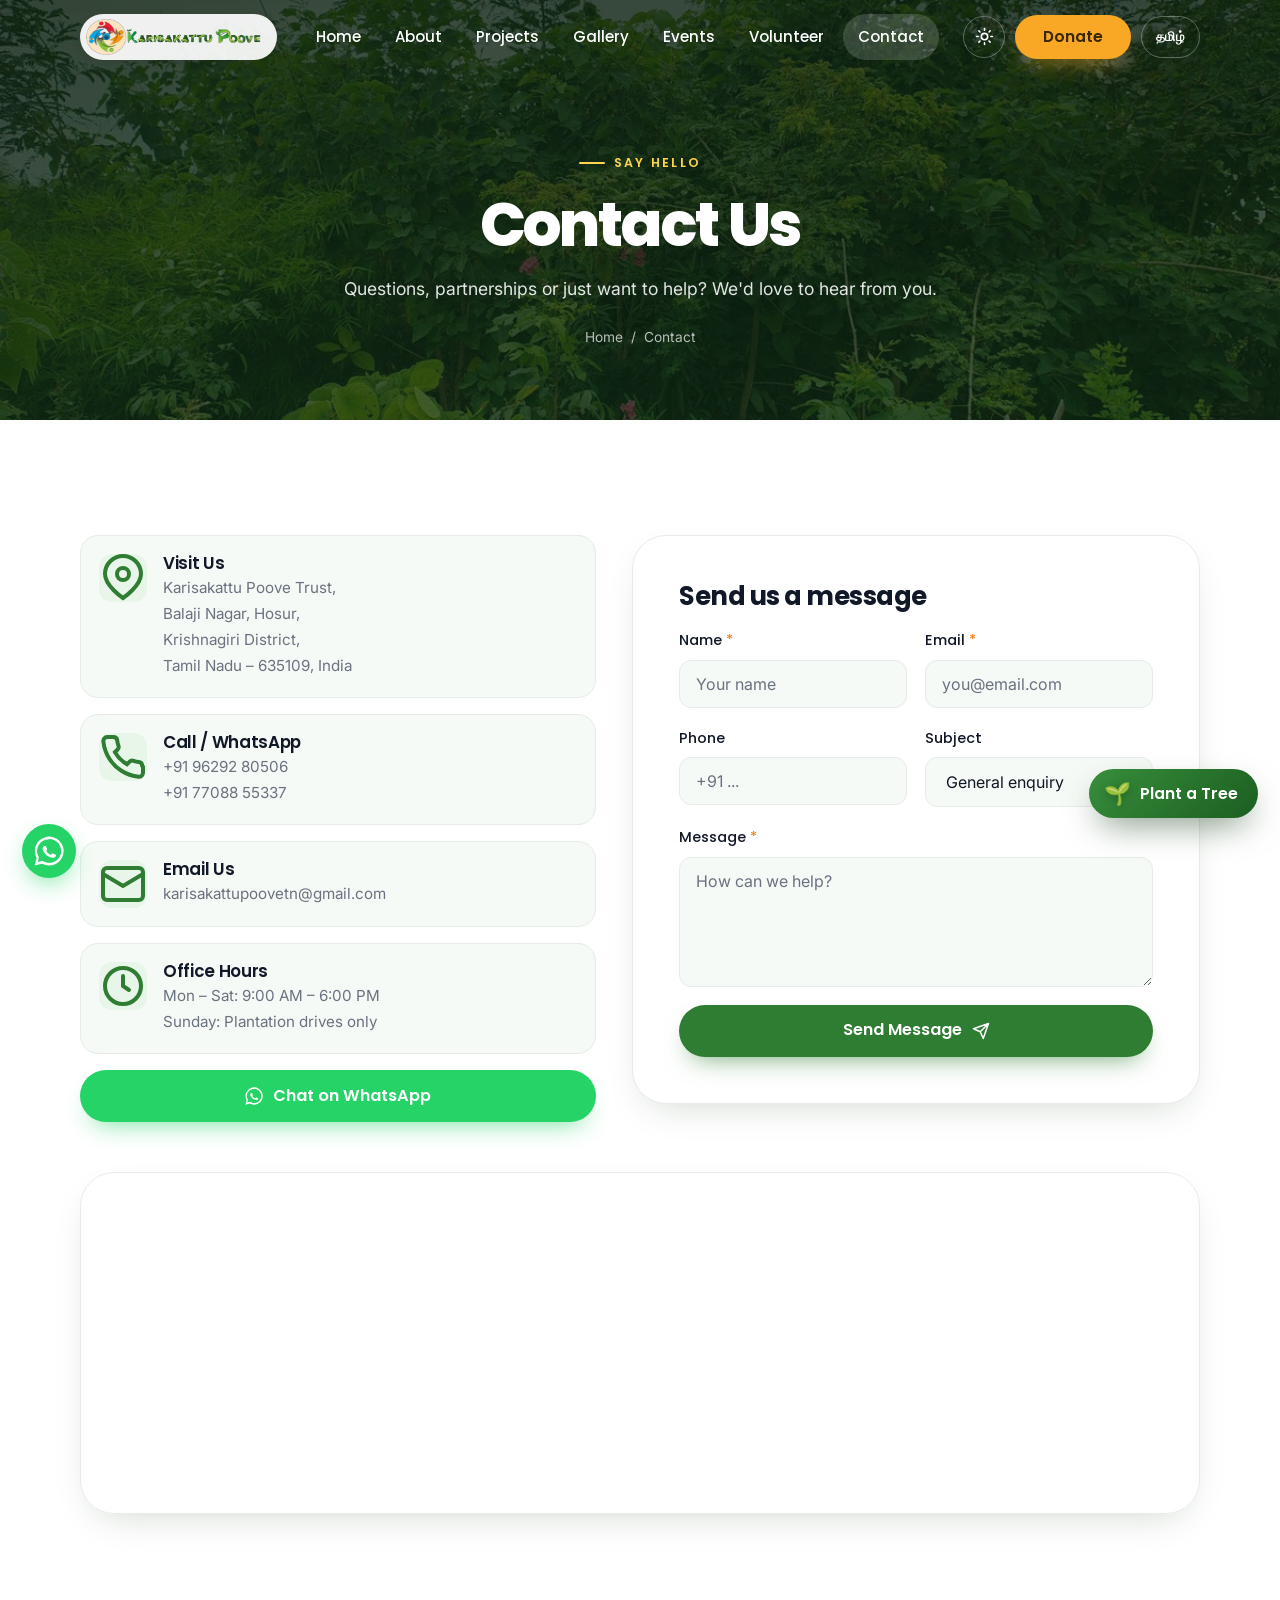
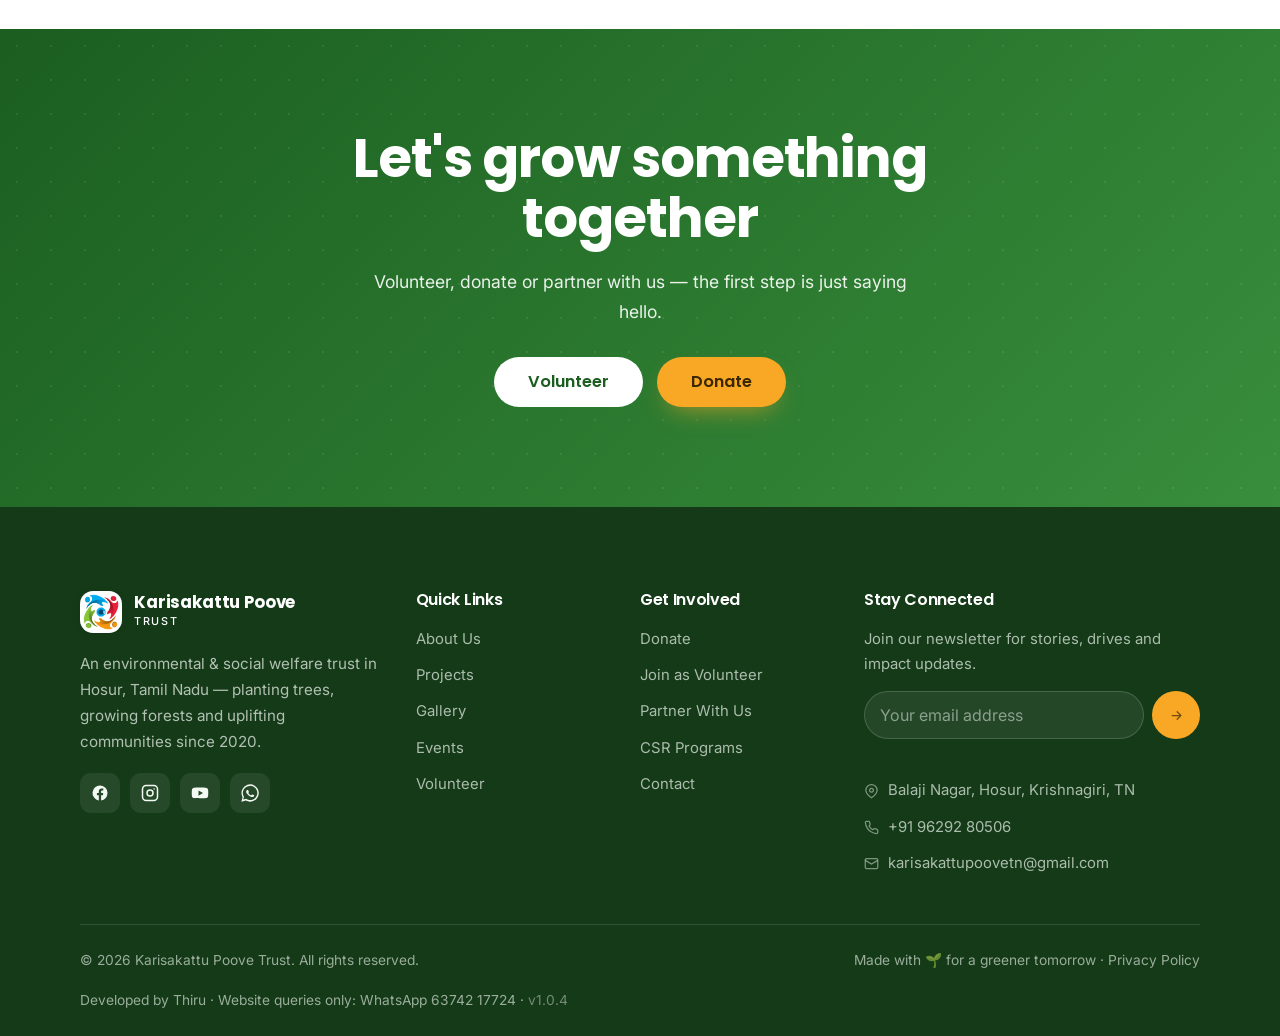
<file: contact.html>
<!DOCTYPE html>
<html lang="en">
<head>
<meta charset="UTF-8">
<!-- Google tag (gtag.js) -->
<script async src="https://www.googletagmanager.com/gtag/js?id=AW-18270000795"></script>
<script>
  window.dataLayer = window.dataLayer || [];
  function gtag(){dataLayer.push(arguments);}
  gtag('js', new Date());
  gtag('config', 'AW-18270000795');
</script>
<meta name="viewport" content="width=device-width, initial-scale=1.0">
<meta name="google-site-verification" content="DZHrb_xW-1MgKloxICM4uNMpieMBBTyrx0Ab1zFkipY">
<meta name="msvalidate.01" content="49BAED6EA7475D75AAB3CB94282491A3" />
<title>Contact Us — Karisakattu Poove Trust, Hosur, Tamil Nadu</title>
<meta name="description" content="Get in touch with Karisakattu Poove Trust. Phone, email, address, map and a contact form for volunteers, donors, CSR partners and the press across India. Head office in Hosur, Tamil Nadu.">
<meta name="keywords" content="Karisakattu Poove Trust, Karisakattu Poove, Karisa Kattu Poove, Karisa Kattu Poo, Karisakattupoove, காரிசக்காட்டு பூவே, plant tree, tree plantation India, contact Karisakattu Poove Trust, NGO contact India, environmental trust address, CSR partnership India">
<meta name="theme-color" content="#2e7d32">
<link rel="canonical" href="https://karisakattupoovetrust.org/contact.html">
<meta name="robots" content="index, follow">
<meta property="og:type" content="website">
<meta property="og:title" content="Contact — Karisakattu Poove Trust">
<meta property="og:description" content="Reach us by phone, email or the contact form. Hosur, Tamil Nadu.">
<meta property="og:url" content="https://karisakattupoovetrust.org/contact.html">
<meta property="og:image" content="https://karisakattupoovetrust.org/images/forest-feature.jpg">
<meta name="twitter:card" content="summary_large_image">
<link rel="preconnect" href="https://fonts.googleapis.com">
<link rel="preconnect" href="https://fonts.gstatic.com" crossorigin>
<link href="https://fonts.googleapis.com/css2?family=Poppins:wght@400;500;600;700;800&family=Inter:wght@400;500;600&display=swap" rel="stylesheet">
<link rel="icon" href="/favicon.ico" sizes="any">
<link rel="icon" type="image/svg+xml" href="images/favicon.svg">
<link rel="icon" type="image/png" sizes="32x32" href="images/favicon-32x32.png">
<link rel="icon" type="image/png" sizes="16x16" href="images/favicon-16x16.png">
<link rel="apple-touch-icon" href="images/apple-touch-icon.png">
<link rel="stylesheet" href="css/style.css?v=128">
<script type="application/ld+json">
{"@context":"https://schema.org","@type":"NGO","name":"Karisakattu Poove Trust","url":"https://karisakattupoovetrust.org/","email":"karisakattupoovetn@gmail.com","telephone":"+91-96292-80506","address":{"@type":"PostalAddress","streetAddress":"Balaji Nagar","addressLocality":"Hosur","addressRegion":"Tamil Nadu","postalCode":"635109","addressCountry":"IN"}}
</script>
</head>
<body>
<div id="loader"><div class="loader-mark"><img class="loader-logo" src="images/logo-clean.png" alt="Karisakattu Poove Trust logo"><span>Karisakattu Poove</span></div></div>

<header class="site">
  <div class="container">
    <a class="brand" href="index.html"><img class="brand-logo" src="images/logo-full.png" alt="Karisakattu Poove Trust"></a>
    <div class="nav-overlay"></div>
    <nav class="primary" aria-label="Primary"><ul class="menu">
      <li><a href="index.html">Home</a></li>
      <li><a href="about.html">About</a></li>
      <li><a href="projects.html">Projects</a></li>
      <li><a href="gallery.html">Gallery</a></li>
      <li><a href="events.html">Events</a></li>
      <li><a href="volunteer.html">Volunteer</a></li>
      <li><a href="contact.html" class="active">Contact</a></li>
    </ul></nav>
    <div class="nav-actions">
      <button class="icon-btn theme-toggle" aria-label="Toggle dark mode" title="Toggle theme"><svg class="sun" viewBox="0 0 24 24" fill="none" stroke="currentColor" stroke-width="2" stroke-linecap="round"><circle cx="12" cy="12" r="4"/><path d="M12 2v2M12 20v2M4.9 4.9l1.4 1.4M17.7 17.7l1.4 1.4M2 12h2M20 12h2M4.9 19.1l1.4-1.4M17.7 6.3l1.4-1.4"/></svg><svg class="moon" viewBox="0 0 24 24" fill="currentColor"><path d="M21 12.8A9 9 0 1 1 11.2 3a7 7 0 0 0 9.8 9.8z"/></svg></button>
      <a href="donate.html" class="btn btn-gold">Donate</a>
      <button class="burger" aria-label="Open menu"><span></span><span></span><span></span></button>
    </div>
  </div>
</header>

<main>
<section class="page-hero">
  <img src="images/forest-feature.jpg" alt="Lush green forest grown by Karisakattu Poove Trust">
  <div class="container">
    <span class="kicker">Say Hello</span>
    <h1>Contact Us</h1>
    <p>Questions, partnerships or just want to help? We'd love to hear from you.</p>
    <div class="crumbs"><a href="index.html">Home</a> / <span>Contact</span></div>
  </div>
</section>

<section class="section">
  <div class="container">
    <div class="contact-grid">
      <div class="contact-info" data-reveal>
        <div class="ci-item"><span class="ci-ico"><svg viewBox="0 0 24 24" fill="none" stroke="currentColor" stroke-width="2"><path d="M21 10c0 6-9 12-9 12s-9-6-9-12a9 9 0 0 1 18 0z"/><circle cx="12" cy="10" r="3"/></svg></span><div><h4>Visit Us</h4><p>Karisakattu Poove Trust,<br>Balaji Nagar, Hosur,<br>Krishnagiri District,<br>Tamil Nadu – 635109, India</p></div></div>
        <div class="ci-item"><span class="ci-ico"><svg viewBox="0 0 24 24" fill="none" stroke="currentColor" stroke-width="2"><path d="M22 16.9v3a2 2 0 0 1-2.2 2 19.8 19.8 0 0 1-8.6-3 19.5 19.5 0 0 1-6-6 19.8 19.8 0 0 1-3-8.6A2 2 0 0 1 4.1 2h3a2 2 0 0 1 2 1.7c.1.9.3 1.8.6 2.6a2 2 0 0 1-.5 2.1L8 9.6a16 16 0 0 0 6 6l1.2-1.2a2 2 0 0 1 2.1-.5c.8.3 1.7.5 2.6.6a2 2 0 0 1 1.7 2z"/></svg></span><div><h4>Call / WhatsApp</h4><p><a href="tel:+919629280506">+91 96292 80506</a><br><a href="tel:+917708855337">+91 77088 55337</a></p></div></div>
        <div class="ci-item"><span class="ci-ico"><svg viewBox="0 0 24 24" fill="none" stroke="currentColor" stroke-width="2"><rect x="2" y="4" width="20" height="16" rx="2"/><path d="m2 7 10 6 10-6"/></svg></span><div><h4>Email Us</h4><p><a href="mailto:karisakattupoovetn@gmail.com">karisakattupoovetn@gmail.com</a></p></div></div>
        <div class="ci-item"><span class="ci-ico"><svg viewBox="0 0 24 24" fill="none" stroke="currentColor" stroke-width="2"><circle cx="12" cy="12" r="9"/><path d="M12 7v5l3 2" stroke-linecap="round"/></svg></span><div><h4>Office Hours</h4><p>Mon – Sat: 9:00 AM – 6:00 PM<br>Sunday: Plantation drives only</p></div></div>
        <a href="https://wa.me/919629280506?text=Hi%20Karisakattu%20Poove%20Trust%2C%20I'd%20like%20to%20know%20more." target="_blank" rel="noopener" class="btn btn-lg btn-block" style="background:#25D366;color:#fff;box-shadow:0 12px 26px -12px rgba(37,211,102,.7)"><svg viewBox="0 0 24 24" fill="currentColor" width="20" height="20"><path d="M.5 23.5l1.6-6A11.5 11.5 0 1 1 12 23.5a11.6 11.6 0 0 1-5.6-1.4zM12 2.5a9.5 9.5 0 0 0-8 14.6l-1 3.6 3.7-1a9.5 9.5 0 1 0 5.3-17.2zm5.5 13.4c-.3.8-1.5 1.5-2 1.5s-1.2.2-3.8-1a9.7 9.7 0 0 1-3.9-3.6c-.3-.5-.9-1.4-.9-2.6s.6-1.8.9-2 .5-.3.7-.3h.5c.2 0 .4 0 .6.5l.8 2c.1.2.1.4 0 .5l-.4.6c-.2.2-.3.4-.1.7a7 7 0 0 0 3.2 2.8c.3.1.5.1.7-.1l.7-.9c.2-.2.4-.2.6-.1l1.9.9c.3.1.4.2.5.3s0 .8-.3 1.6z"/></svg> Chat on WhatsApp</a>
      </div>

      <div class="form-card" data-reveal data-delay="1">
        <div class="form-success">
          <div class="s-ico"><svg viewBox="0 0 24 24" fill="none" stroke="currentColor" stroke-width="2"><path d="M20 6 9 17l-5-5" stroke-linecap="round" stroke-linejoin="round"/></svg></div>
          <h3>Thank you, <span data-name-out>friend</span>! 🌿</h3>
          <p>Your message has been received. Our team will get back to you within 1–2 working days.</p>
        </div>
        <form data-mock data-sheet="contact" novalidate>
          <h3 style="margin-bottom:18px">Send us a message</h3>
          <div class="form-grid">
            <div class="field"><label>Name <span class="req">*</span></label><input type="text" name="name" data-name required placeholder="Your name"></div>
            <div class="field"><label>Email <span class="req">*</span></label><input type="email" name="email" required placeholder="you@email.com"></div>
            <div class="field"><label>Phone</label><input type="tel" name="phone" placeholder="+91 ..."></div>
            <div class="field"><label>Subject</label>
              <select name="subject"><option>General enquiry</option><option>Volunteering</option><option>Donation / 80G</option><option>CSR partnership</option><option>Press / media</option></select>
            </div>
            <div class="field full"><label>Message <span class="req">*</span></label><textarea name="message" required placeholder="How can we help?"></textarea></div>
          </div>
          <button type="submit" class="btn btn-primary btn-block btn-lg mt-s">Send Message
            <svg viewBox="0 0 24 24" fill="none" stroke="currentColor" stroke-width="2"><path d="M22 2 11 13M22 2l-7 20-4-9-9-4z" stroke-linecap="round" stroke-linejoin="round"/></svg></button>
        </form>
      </div>
    </div>

    <div class="map-frame mt-l" data-reveal>
      <iframe title="Karisakattu Poove Trust location — Hosur" loading="lazy" referrerpolicy="no-referrer-when-downgrade"
        src="https://www.google.com/maps?q=Balaji%20Nagar,%20Hosur,%20Krishnagiri,%20Tamil%20Nadu&output=embed"></iframe>
    </div>
  </div>
</section>

<section class="cta">
  <img class="cta-bg" src="images/forest-feature.jpg" alt="">
  <div class="cta-pattern"></div>
  <div class="container"><div data-reveal>
    <h2>Let's grow something together</h2>
    <p>Volunteer, donate or partner with us — the first step is just saying hello.</p>
    <div class="cta-cta"><a href="volunteer.html" class="btn btn-white btn-lg">Volunteer</a><a href="donate.html" class="btn btn-gold btn-lg">Donate</a></div>
  </div></div>
</section>
</main>

<footer class="site" id="site-footer"></footer>
<button id="toTop" aria-label="Back to top"><svg viewBox="0 0 24 24" fill="none" stroke="currentColor" stroke-width="2"><path d="M12 19V5M5 12l7-7 7 7" stroke-linecap="round" stroke-linejoin="round"/></svg></button>
<script src="js/config.js"></script>
<script src="js/footer.js?v=1.0.4"></script>
<script src="js/script.js"></script>
<script src="js/tree-donate.js?v=4"></script>
<script src="js/i18n.js"></script>
</body>
</html>
</file>
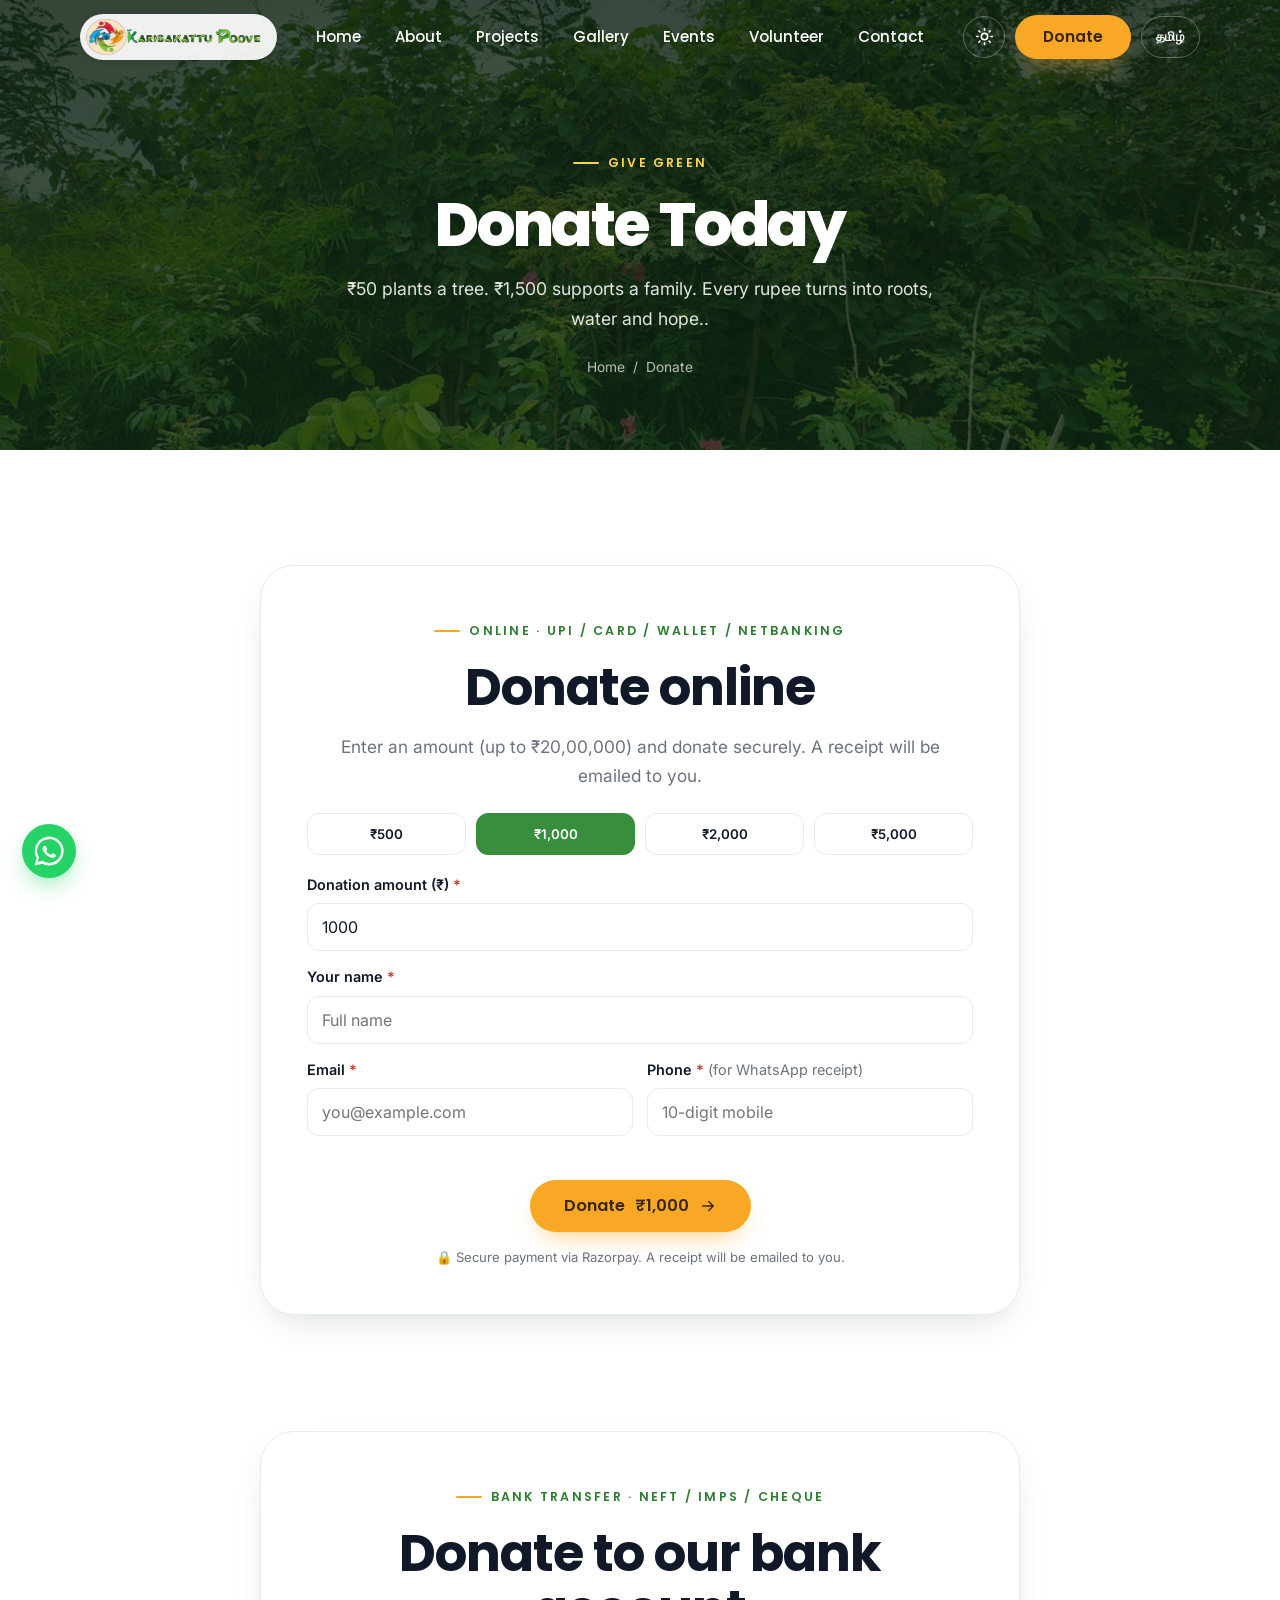
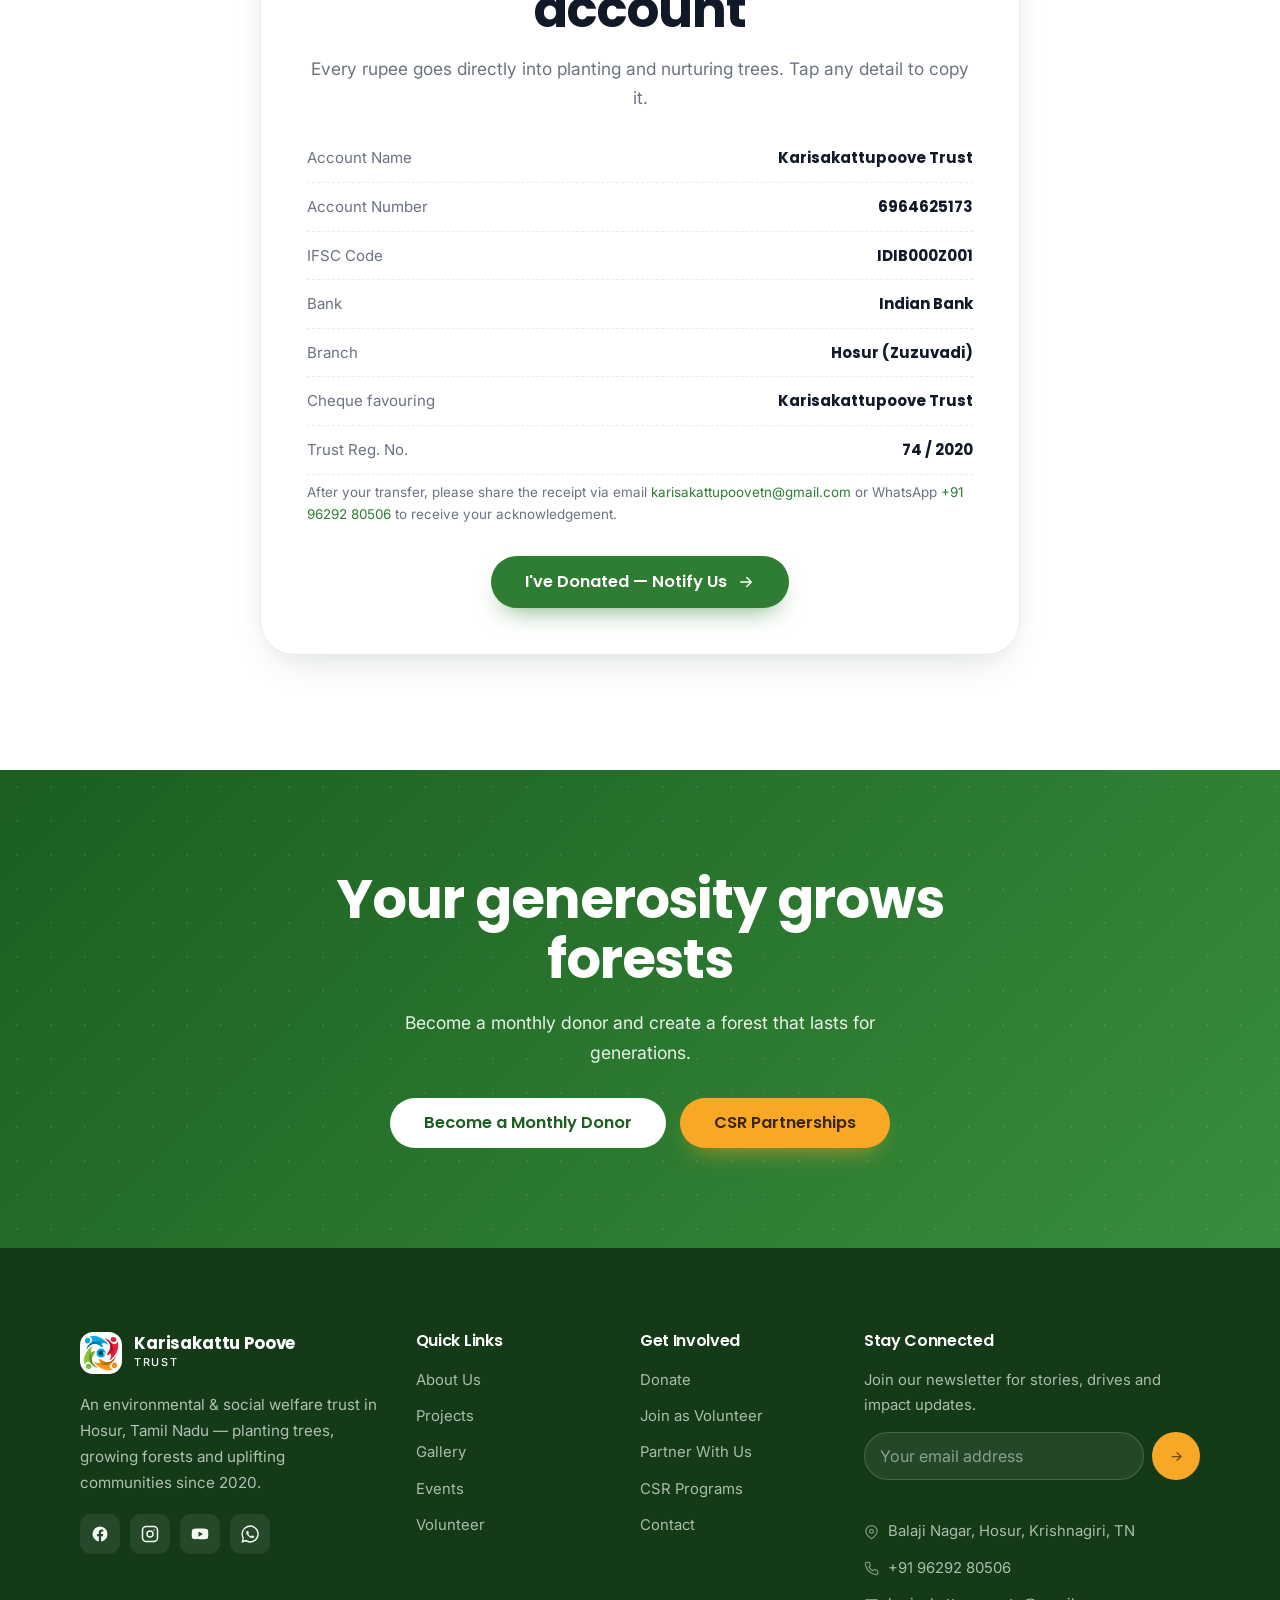
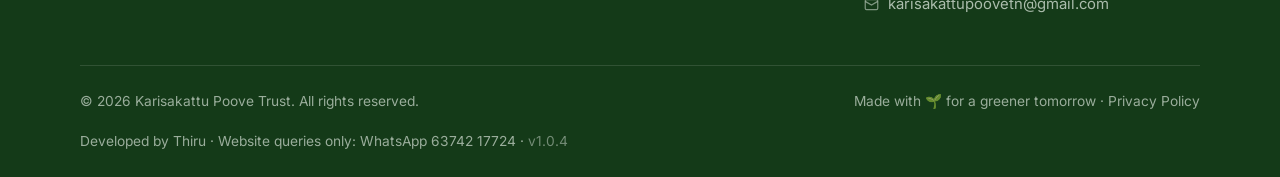
<file: donate.html>
<!DOCTYPE html>
<html lang="en">

<head>
  <meta charset="UTF-8">
  <!-- Google tag (gtag.js) -->
  <script async src="https://www.googletagmanager.com/gtag/js?id=AW-18270000795"></script>
  <script>
    window.dataLayer = window.dataLayer || [];
    function gtag(){dataLayer.push(arguments);}
    gtag('js', new Date());
    gtag('config', 'AW-18270000795');
  </script>
  <meta name="viewport" content="width=device-width, initial-scale=1.0">
  <meta name="google-site-verification" content="DZHrb_xW-1MgKloxICM4uNMpieMBBTyrx0Ab1zFkipY">
  <meta name="msvalidate.01" content="49BAED6EA7475D75AAB3CB94282491A3" />
  <title>Donate — Support Tree Plantation & Communities | Karisakattu Poove Trust</title>
  <meta name="description"
    content="Donate to Karisakattu Poove Trust via UPI, QR code or bank transfer from anywhere in India. Fund tree plantation, Miyawaki forests, water projects and family welfare. 80G tax benefits. Based in Hosur, Tamil Nadu.">
  <meta name="keywords"
    content="Karisakattu Poove Trust, Karisakattu Poove, Karisa Kattu Poove, Karisa Kattu Poo, Karisakattupoove, காரிசக்காட்டு பூவே, plant tree, tree plantation India, donate trees India, donate to plant trees, donate NGO India, UPI donation, 80G tax donation, fund plantation India, support environment India">
  <meta name="theme-color" content="#2e7d32">
  <link rel="canonical" href="https://karisakattupoovetrust.org/donate.html">
  <meta name="robots" content="index, follow">
  <meta property="og:type" content="website">
  <meta property="og:title" content="Donate — Karisakattu Poove Trust">
  <meta property="og:description"
    content="Fund trees, forests, water and families. Donate via UPI, QR or bank transfer with 80G tax benefits.">
  <meta property="og:url" content="https://karisakattupoovetrust.org/donate.html">
  <meta property="og:image" content="https://karisakattupoovetrust.org/images/gallery/ola2.jpg">
  <meta name="twitter:card" content="summary_large_image">
  <link rel="preconnect" href="https://fonts.googleapis.com">
  <link rel="preconnect" href="https://fonts.gstatic.com" crossorigin>
  <link
    href="https://fonts.googleapis.com/css2?family=Poppins:wght@400;500;600;700;800&family=Inter:wght@400;500;600&display=swap"
    rel="stylesheet">
  <link rel="icon" href="/favicon.ico" sizes="any">
  <link rel="icon" type="image/svg+xml" href="images/favicon.svg">
  <link rel="icon" type="image/png" sizes="32x32" href="images/favicon-32x32.png">
  <link rel="icon" type="image/png" sizes="16x16" href="images/favicon-16x16.png">
  <link rel="apple-touch-icon" href="images/apple-touch-icon.png">
  <link rel="stylesheet" href="css/style.css?v=128">
  <style>
    .rzp-amounts {
      display: flex;
      flex-wrap: wrap;
      gap: 10px;
      justify-content: center;
      margin-bottom: 18px
    }

    .rzp-chip {
      flex: 1 1 90px;
      min-width: 90px;
      padding: 12px 8px;
      border: 1.5px solid var(--line);
      border-radius: 12px;
      background: var(--card);
      color: var(--ink);
      font-weight: 600;
      cursor: pointer;
      transition: .2s
    }

    .rzp-chip:hover {
      border-color: var(--green-600)
    }

    .rzp-chip.active {
      background: var(--green-600);
      border-color: var(--green-600);
      color: #fff
    }

    .rzp-field {
      margin-bottom: 14px
    }

    .rzp-field label {
      display: block;
      font-size: .9rem;
      font-weight: 600;
      margin-bottom: 6px
    }

    .rzp-field input {
      width: 100%;
      padding: 13px 14px;
      border: 1.5px solid var(--line);
      border-radius: 12px;
      background: var(--card);
      color: var(--ink);
      font-size: 1rem;
      font-family: inherit
    }

    .rzp-field input:focus {
      outline: none;
      border-color: var(--green-600)
    }

    .rzp-grid {
      display: grid;
      grid-template-columns: 1fr 1fr;
      gap: 14px
    }

    @media (max-width:520px) {
      .rzp-grid {
        grid-template-columns: 1fr
      }
    }

    .rzp-test-note {
      text-align: center;
      font-size: .82rem;
      color: var(--muted);
      margin-top: 14px
    }
  </style>
</head>

<body>
  <div id="loader">
    <div class="loader-mark"><img class="loader-logo" src="images/logo-clean.png"
        alt="Karisakattu Poove Trust logo"><span>Karisakattu Poove</span></div>
  </div>

  <header class="site">
    <div class="container">
      <a class="brand" href="index.html"><img class="brand-logo" src="images/logo-full.png"
          alt="Karisakattu Poove Trust"></a>
      <div class="nav-overlay"></div>
      <nav class="primary" aria-label="Primary">
        <ul class="menu">
          <li><a href="index.html">Home</a></li>
          <li><a href="about.html">About</a></li>
          <li><a href="projects.html">Projects</a></li>
          <li><a href="gallery.html">Gallery</a></li>
          <li><a href="events.html">Events</a></li>
          <li><a href="volunteer.html">Volunteer</a></li>
          <li><a href="contact.html">Contact</a></li>
        </ul>
      </nav>
      <div class="nav-actions">
        <button class="icon-btn theme-toggle" aria-label="Toggle dark mode" title="Toggle theme"><svg class="sun"
            viewBox="0 0 24 24" fill="none" stroke="currentColor" stroke-width="2" stroke-linecap="round">
            <circle cx="12" cy="12" r="4" />
            <path
              d="M12 2v2M12 20v2M4.9 4.9l1.4 1.4M17.7 17.7l1.4 1.4M2 12h2M20 12h2M4.9 19.1l1.4-1.4M17.7 6.3l1.4-1.4" />
          </svg><svg class="moon" viewBox="0 0 24 24" fill="currentColor">
            <path d="M21 12.8A9 9 0 1 1 11.2 3a7 7 0 0 0 9.8 9.8z" />
          </svg></button>
        <a href="donate.html" class="btn btn-gold active">Donate</a>
        <button class="burger" aria-label="Open menu"><span></span><span></span><span></span></button>
      </div>
    </div>
  </header>

  <main>
    <section class="page-hero">
      <img src="images/gallery/ola2.jpg" alt="Thriving Miyawaki forest grown by the trust">
      <div class="container">
        <span class="kicker">Give Green</span>
        <h1>Donate Today</h1>
         <p>₹50 plants a tree. ₹1,500 supports a family. Every rupee turns into roots, water and hope..</p>
        <div class="crumbs"><a href="index.html">Home</a> / <span>Donate</span></div>
      </div>
    </section>

    <section class="section" style="padding-bottom:0">
      <div class="container">
        <div class="narrow">
          <div class="form-card" data-reveal>
            <div class="section-head center" style="margin-bottom:22px">
              <span class="kicker" style="justify-content:center">Online &middot; UPI / Card / Wallet /
                Netbanking</span>
              <h2>Donate online</h2>
              <p>Enter an amount (up to ₹20,00,000) and donate securely. A receipt will be emailed to you.</p>
            </div>
            <div class="rzp-amounts">
              <button type="button" class="rzp-chip" data-amt="500">₹500</button>
              <button type="button" class="rzp-chip active" data-amt="1000">₹1,000</button>
              <button type="button" class="rzp-chip" data-amt="2000">₹2,000</button>
              <button type="button" class="rzp-chip" data-amt="5000">₹5,000</button>
            </div>
            <div class="rzp-field">
              <label for="rzp-amount">Donation amount (₹) <span style="color:#c0392b">*</span></label>
              <input id="rzp-amount" type="number" min="10" max="2000000" step="1" inputmode="numeric"
                placeholder="Enter amount (min ₹10, max ₹20,00,000)" value="1000">
            </div>
            <div class="rzp-field">
              <label for="rzp-name">Your name <span style="color:#c0392b">*</span></label>
              <input id="rzp-name" type="text" placeholder="Full name" autocomplete="name" required>
            </div>
            <div class="rzp-grid">
              <div class="rzp-field">
                <label for="rzp-email">Email <span style="color:#c0392b">*</span></label>
                <input id="rzp-email" type="email" placeholder="you@example.com" autocomplete="email" required>
              </div>
              <div class="rzp-field">
                <label for="rzp-phone">Phone <span style="color:#c0392b">*</span> <span style="font-weight:400;color:var(--muted)">(for WhatsApp receipt)</span></label>
                <input id="rzp-phone" type="tel" placeholder="10-digit mobile" autocomplete="tel">
              </div>
            </div>
            <div class="center mt-m">
              <button id="rzp-donate" type="button" class="btn btn-gold btn-lg">Donate <span
                  id="rzp-btn-amt">₹1,000</span>
                <svg viewBox="0 0 24 24" fill="none" stroke="currentColor" stroke-width="2">
                  <path d="M5 12h14M13 6l6 6-6 6" stroke-linecap="round" stroke-linejoin="round" />
                </svg></button>
            </div>
            <p class="rzp-test-note" id="rzp-test-note">🔒 Secure payment via Razorpay. A receipt will be emailed to
              you.</p>
          </div>
        </div>
      </div>
    </section>

    <section class="section">
      <div class="container">
        <div class="narrow">
          <div class="form-card" data-reveal>
            <div class="section-head center" style="margin-bottom:22px">
              <span class="kicker" style="justify-content:center">Bank Transfer &middot; NEFT / IMPS / Cheque</span>
              <h2>Donate to our bank account</h2>
              <p>Every rupee goes directly into planting and nurturing trees. Tap any detail to copy it.</p>
            </div>
            <div class="bank-row"><span>Account Name</span><b data-copy="Karisakattupoove Trust"
                title="Click to copy">Karisakattupoove Trust</b></div>
            <div class="bank-row"><span>Account Number</span><b data-copy="6964625173"
                title="Click to copy">6964625173</b></div>
            <div class="bank-row"><span>IFSC Code</span><b data-copy="IDIB000Z001" title="Click to copy">IDIB000Z001</b>
            </div>
            <div class="bank-row"><span>Bank</span><b>Indian Bank</b></div>
            <div class="bank-row"><span>Branch</span><b>Hosur (Zuzuvadi)</b></div>
            <div class="bank-row"><span>Cheque favouring</span><b>Karisakattupoove Trust</b></div>
            <div class="bank-row"><span>Trust Reg. No.</span><b>74 / 2020</b></div>
            <p class="form-note">After your transfer, please share the receipt via email <a
                href="mailto:karisakattupoovetn@gmail.com"
                style="color:var(--green-700)">karisakattupoovetn@gmail.com</a> or WhatsApp <a href="tel:+919629280506"
                style="color:var(--green-700)">+91 96292 80506</a> to receive your acknowledgement.</p>
            <div class="center mt-m">
              <a href="https://wa.me/919629280506?text=Hi%2C%20I%20have%20donated%20to%20Karisakattu%20Poove%20Trust."
                target="_blank" rel="noopener" class="btn btn-primary btn-lg">I've Donated &mdash; Notify Us
                <svg viewBox="0 0 24 24" fill="none" stroke="currentColor" stroke-width="2">
                  <path d="M5 12h14M13 6l6 6-6 6" stroke-linecap="round" stroke-linejoin="round" />
                </svg></a>
            </div>
          </div>
        </div>
      </div>
    </section>


    <section class="cta">
      <img class="cta-bg" src="images/forest-feature.jpg" alt="">
      <div class="cta-pattern"></div>
      <div class="container">
        <div data-reveal>
          <h2>Your generosity grows forests</h2>
          <p>Become a monthly donor and create a forest that lasts for generations.</p>
          <div class="cta-cta"><a href="contact.html" class="btn btn-white btn-lg">Become a Monthly Donor</a><a
              href="contact.html" class="btn btn-gold btn-lg">CSR Partnerships</a></div>
        </div>
      </div>
    </section>
  </main>

  <footer class="site" id="site-footer"></footer>
  <button id="toTop" aria-label="Back to top"><svg viewBox="0 0 24 24" fill="none" stroke="currentColor"
      stroke-width="2">
      <path d="M12 19V5M5 12l7-7 7 7" stroke-linecap="round" stroke-linejoin="round" />
    </svg></button>
  <script src="js/config.js"></script>
  <script src="js/footer.js?v=1.0.4"></script>
  <script src="js/script.js"></script>
  <script src="js/i18n.js"></script>

  <!-- ===== Razorpay donation (Test Mode) ===== -->
  <script src="https://checkout.razorpay.com/v1/checkout.js"></script>
  <script>
    (function () {
      // 1) Paste your Razorpay TEST Key ID here (Dashboard → Settings → API Keys, Test Mode).
      //    It starts with "rzp_test_". When you go live, swap it for your "rzp_live_" key.
      // var RAZORPAY_KEY = "rzp_test_T4eaxR49Q4DFdn";
      var RAZORPAY_KEY = "rzp_live_T50zAZykTr9Rhq";


      var MAX_AMT = 2000000; // ₹20,00,000 (20 lakh) maximum online donation
      var EMAIL_RE = /^[^\s@]+@[^\s@]+\.[^\s@]+$/;

      var amtInput = document.getElementById("rzp-amount");
      var btn = document.getElementById("rzp-donate");
      var btnAmt = document.getElementById("rzp-btn-amt");
      var chips = document.querySelectorAll(".rzp-chip");
      if (!amtInput || !btn) return;

      function fmt(n) { return "₹" + Number(n).toLocaleString("en-IN"); }
      function currentAmt() { return Math.floor(Number(amtInput.value) || 0); }
      function syncBtn() { btnAmt.textContent = currentAmt() > 0 ? fmt(currentAmt()) : ""; }

      chips.forEach(function (chip) {
        chip.addEventListener("click", function () {
          chips.forEach(function (c) { c.classList.remove("active"); });
          chip.classList.add("active");
          amtInput.value = chip.getAttribute("data-amt");
          syncBtn();
        });
      });
      amtInput.addEventListener("input", function () {
        chips.forEach(function (c) {
          c.classList.toggle("active", c.getAttribute("data-amt") === String(currentAmt()));
        });
        syncBtn();
      });
      syncBtn();

      // Save the donation to the Google Sheet backend and email a receipt to the
      // donor (fire-and-forget). text/plain avoids a CORS preflight to Apps Script.
      function saveDonation(d) {
        var cfg = window.KPT_CONFIG || {};
        if (!cfg.EVENTS_API) return;
        d.type = "donation";
        try {
          fetch(cfg.EVENTS_API, {
            method: "POST",
            headers: { "Content-Type": "text/plain;charset=utf-8" },
            body: JSON.stringify(d)
          }).catch(function () { });
        } catch (e) { }
      }

      // After a successful payment, clear the form and replace the card body
      // with a clean confirmation message.
      function showThankYou(name, email, amount, payId) {
        // Reset the inputs so stale values are not left on screen
        amtInput.value = "";
        ["rzp-name", "rzp-email", "rzp-phone"].forEach(function (id) {
          var el = document.getElementById(id);
          if (el) el.value = "";
        });
        chips.forEach(function (c) { c.classList.remove("active"); });
        syncBtn();

        var card = btn.closest(".form-card");
        if (!card) return;
        card.innerHTML =
          '<div class="section-head center">' +
            '<div style="font-size:54px;line-height:1;margin-bottom:10px">🌱</div>' +
            '<h2 style="color:var(--green-700)">Thank you, ' + name + '!</h2>' +
            '<p>Your donation of <b>' + fmt(amount) + '</b> was successful. ' +
            'A receipt has been emailed to <b>' + email + '</b>.</p>' +
          '</div>' +
          '<p class="rzp-test-note" style="margin-top:0">Payment reference: <b>' + payId + '</b></p>' +
          '<div class="center mt-m">' +
            '<a href="index.html" class="btn btn-primary btn-lg">Back to Home</a>' +
          '</div>';
        card.scrollIntoView({ behavior: "smooth", block: "center" });
      }

      btn.addEventListener("click", function () {
        var amount = currentAmt();
        var nameEl = document.getElementById("rzp-name");
        var emailEl = document.getElementById("rzp-email");
        var name = (nameEl && nameEl.value || "").trim();
        var email = (emailEl && emailEl.value || "").trim();
        var phone = ((document.getElementById("rzp-phone") || {}).value || "").trim();

        if (!name) { alert("Please enter your name."); nameEl.focus(); return; }
        if (!EMAIL_RE.test(email)) {
          alert("Please enter a valid email address so we can send your receipt.");
          emailEl.focus(); return;
        }
        var phoneDigits = phone.replace(/\D/g, "");
        if (phoneDigits.length < 10) {
          alert("Please enter your 10-digit mobile number so we can send your WhatsApp receipt.");
          (document.getElementById("rzp-phone") || {}).focus && document.getElementById("rzp-phone").focus(); return;
        }
        if (amount < 10) { alert("The minimum online donation is ₹10."); amtInput.focus(); return; }
        if (amount > MAX_AMT) {
          alert("The maximum online donation is ₹20,00,000. For a larger contribution please contact us.");
          amtInput.focus(); return;
        }
        if (RAZORPAY_KEY.indexOf("REPLACE") !== -1) {
          alert("Razorpay key not set yet. Add your test key in donate.html (RAZORPAY_KEY).");
          return;
        }

        var options = {
          key: RAZORPAY_KEY,
          amount: amount * 100,            // Razorpay expects paise
          currency: "INR",
          name: "Karisakattu Poove Trust",
          description: "Donation towards tree plantation & community work",
          image: "images/logo-clean.png",
          prefill: { name: name, email: email, contact: phone },
          notes: { purpose: "Donation", trust_reg: "74/2020" },
          theme: { color: "#2e7d32" },
          handler: function (response) {
            // Log to Google Sheet + email the donor their receipt
            saveDonation({
              name: name, email: email, phone: phone,
              amount: amount, payment_id: response.razorpay_payment_id
            });
            showThankYou(name, email, amount, response.razorpay_payment_id);
          }
        };

        var rzp = new Razorpay(options);
        rzp.on("payment.failed", function (resp) {
          alert("Payment failed: " + (resp.error && resp.error.description ? resp.error.description : "please try again."));
        });
        rzp.open();
      });
    })();
  </script>
</body>

</html>
</file>
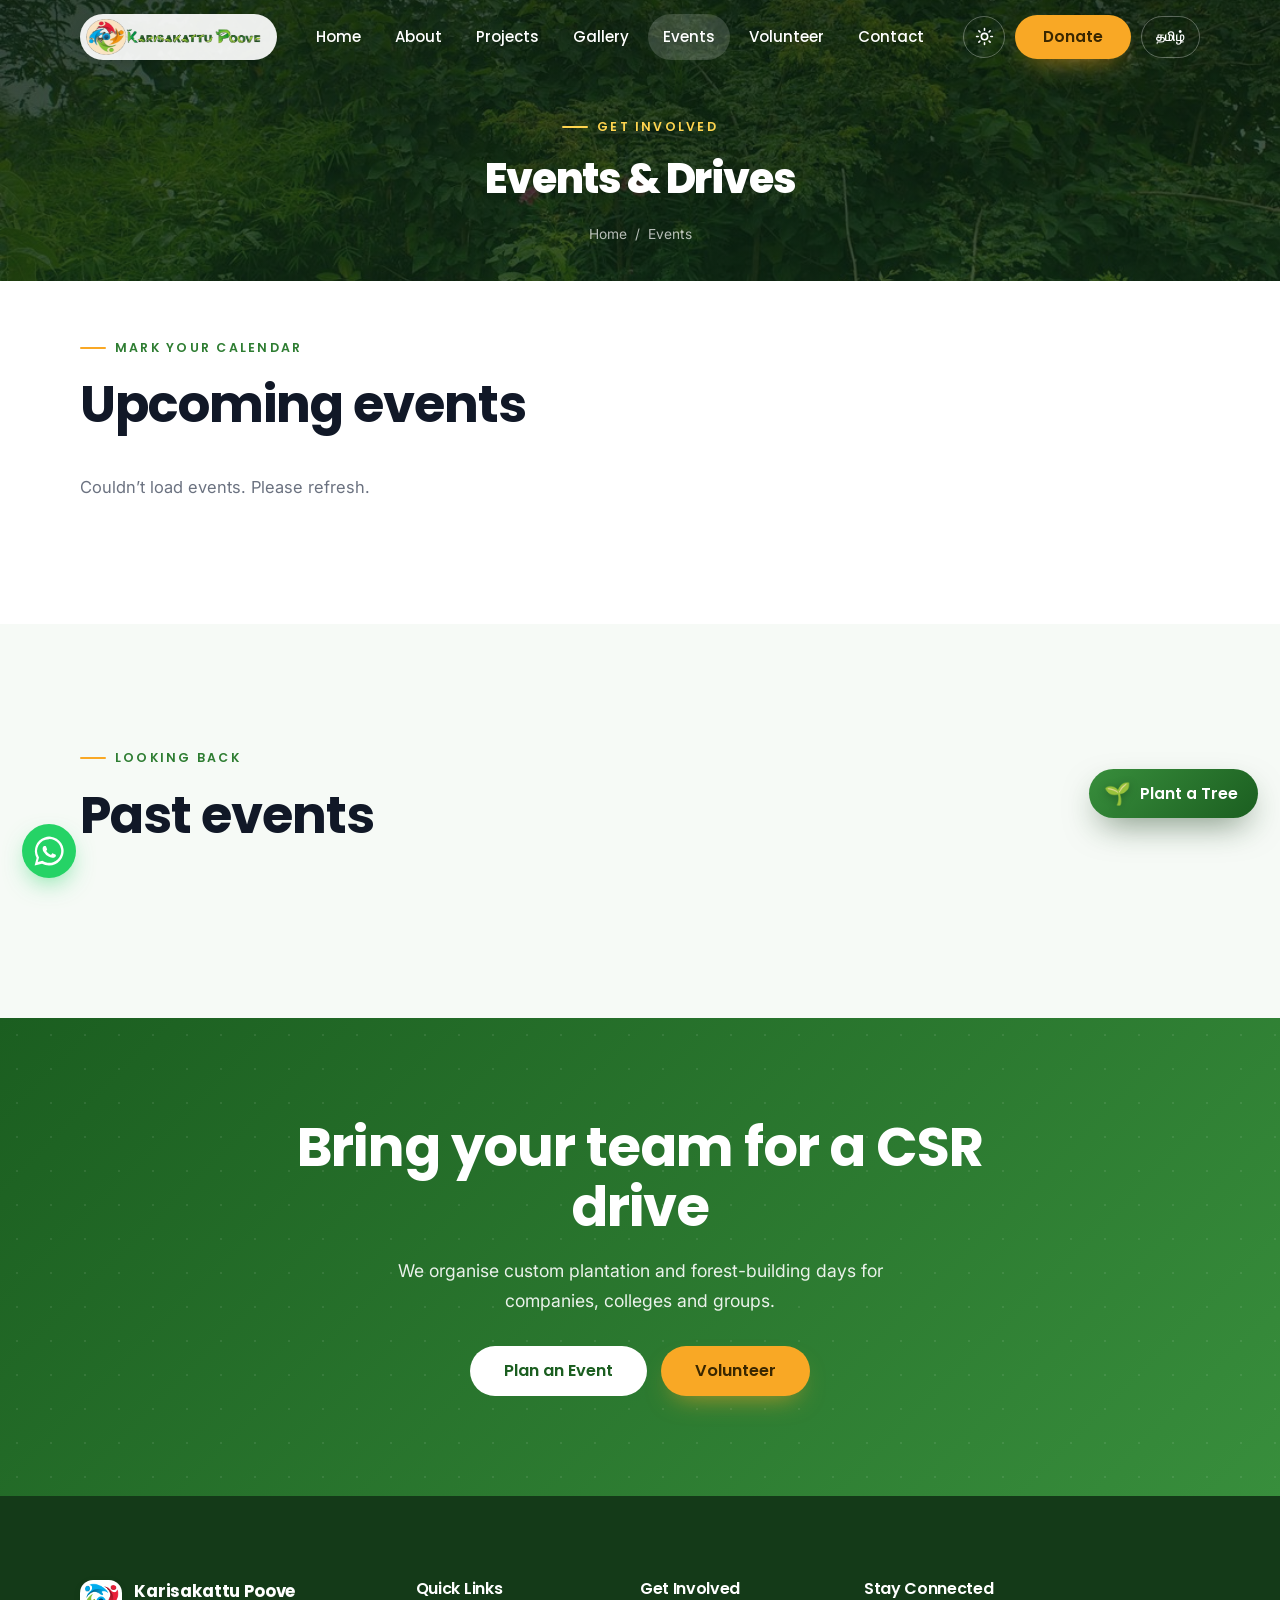
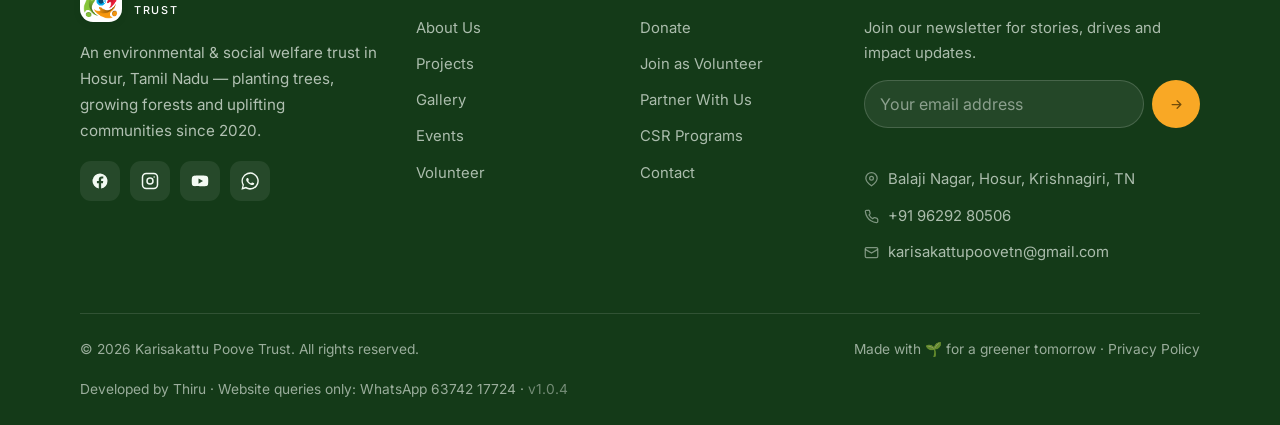
<file: events.html>
<!DOCTYPE html>
<html lang="en">
<head>
<meta charset="UTF-8">
<!-- Google tag (gtag.js) -->
<script async src="https://www.googletagmanager.com/gtag/js?id=AW-18270000795"></script>
<script>
  window.dataLayer = window.dataLayer || [];
  function gtag(){dataLayer.push(arguments);}
  gtag('js', new Date());
  gtag('config', 'AW-18270000795');
</script>
<meta name="viewport" content="width=device-width, initial-scale=1.0">
<meta name="google-site-verification" content="DZHrb_xW-1MgKloxICM4uNMpieMBBTyrx0Ab1zFkipY">
<meta name="msvalidate.01" content="49BAED6EA7475D75AAB3CB94282491A3" />
<title>Events — Upcoming Plantation Drives & Volunteer Days | Karisakattu Poove Trust</title>
<meta name="description" content="Join upcoming Karisakattu Poove Trust events — tree plantation drives, Miyawaki workshops, clean-up days and volunteer meetups across India, based in Hosur, Tamil Nadu.">
<meta name="keywords" content="Karisakattu Poove Trust, Karisakattu Poove, Karisa Kattu Poove, Karisa Kattu Poo, Karisakattupoove, காரிசக்காட்டு பூவே, plant tree, tree plantation India, NGO events India, tree plantation drive, volunteer events India, Miyawaki workshop, environmental events India">
<meta name="theme-color" content="#2e7d32">
<link rel="canonical" href="https://karisakattupoovetrust.org/events.html">
<meta name="robots" content="index, follow">
<meta property="og:type" content="website">
<meta property="og:title" content="Events — Karisakattu Poove Trust">
<meta property="og:description" content="Upcoming plantation drives, workshops and volunteer days. Register and join us.">
<meta property="og:url" content="https://karisakattupoovetrust.org/events.html">
<meta property="og:image" content="https://karisakattupoovetrust.org/images/event-banner-aug15.jpg">
<meta property="og:image:width" content="1200">
<meta property="og:image:height" content="630">
<meta name="twitter:card" content="summary_large_image">
<meta name="twitter:image" content="https://karisakattupoovetrust.org/images/event-banner-aug15.jpg">
<link rel="preconnect" href="https://fonts.googleapis.com">
<link rel="preconnect" href="https://fonts.gstatic.com" crossorigin>
<link href="https://fonts.googleapis.com/css2?family=Poppins:wght@400;500;600;700;800&family=Inter:wght@400;500;600&display=swap" rel="stylesheet">
<link rel="icon" href="/favicon.ico" sizes="any">
<link rel="icon" type="image/svg+xml" href="images/favicon.svg">
<link rel="icon" type="image/png" sizes="32x32" href="images/favicon-32x32.png">
<link rel="icon" type="image/png" sizes="16x16" href="images/favicon-16x16.png">
<link rel="apple-touch-icon" href="images/apple-touch-icon.png">
<link rel="stylesheet" href="css/style.css?v=128">
</head>
<body>
<div id="loader"><div class="loader-mark"><img class="loader-logo" src="images/logo-clean.png" alt="Karisakattu Poove Trust logo"><span>Karisakattu Poove</span></div></div>

<header class="site">
  <div class="container">
    <a class="brand" href="index.html"><img class="brand-logo" src="images/logo-full.png" alt="Karisakattu Poove Trust"></a>
    <div class="nav-overlay"></div>
    <nav class="primary" aria-label="Primary"><ul class="menu">
      <li><a href="index.html">Home</a></li>
      <li><a href="about.html">About</a></li>
      <li><a href="projects.html">Projects</a></li>
      <li><a href="gallery.html">Gallery</a></li>
      <li><a href="events.html" class="active">Events</a></li>
      <li><a href="volunteer.html">Volunteer</a></li>
      <li><a href="contact.html">Contact</a></li>
    </ul></nav>
    <div class="nav-actions">
      <button class="icon-btn theme-toggle" aria-label="Toggle dark mode" title="Toggle theme"><svg class="sun" viewBox="0 0 24 24" fill="none" stroke="currentColor" stroke-width="2" stroke-linecap="round"><circle cx="12" cy="12" r="4"/><path d="M12 2v2M12 20v2M4.9 4.9l1.4 1.4M17.7 17.7l1.4 1.4M2 12h2M20 12h2M4.9 19.1l1.4-1.4M17.7 6.3l1.4-1.4"/></svg><svg class="moon" viewBox="0 0 24 24" fill="currentColor"><path d="M21 12.8A9 9 0 1 1 11.2 3a7 7 0 0 0 9.8 9.8z"/></svg></button>
      <a href="donate.html" class="btn btn-gold">Donate</a>
      <button class="burger" aria-label="Open menu"><span></span><span></span><span></span></button>
    </div>
  </div>
</header>

<main>
<section class="page-hero compact">
  <img src="images/gallery/gail.jpg" alt="Volunteers at a Karisakattu Poove Trust plantation drive">
  <div class="container">
    <span class="kicker">Get Involved</span>
    <h1>Events &amp; Drives</h1>
    <p>Come with your family, your friends or your team — there's a place for everyone in the green.</p>
    <div class="crumbs"><a href="index.html">Home</a> / <span>Events</span></div>
  </div>
</section>

<section class="section tight-top">
  <div class="container">
    <div class="section-head" data-reveal><span class="kicker">Mark Your Calendar</span><h2>Upcoming events</h2></div>
    <div style="display:grid;gap:16px" id="upcomingEvents">
      <p style="color:var(--muted)">Loading events…</p>
    </div>
  </div>
</section>

<section class="section soft">
  <div class="container">
    <div class="section-head" data-reveal><span class="kicker">Looking Back</span><h2>Past events</h2></div>
    <div class="cards-grid" id="pastEvents"></div>
  </div>
</section>

<section class="cta">
  <img class="cta-bg" src="images/forest-feature.jpg" alt="">
  <div class="cta-pattern"></div>
  <div class="container"><div data-reveal>
    <h2>Bring your team for a CSR drive</h2>
    <p>We organise custom plantation and forest-building days for companies, colleges and groups.</p>
    <div class="cta-cta"><a href="contact.html" class="btn btn-white btn-lg">Plan an Event</a><a href="volunteer.html" class="btn btn-gold btn-lg">Volunteer</a></div>
  </div></div>
</section>
</main>

<footer class="site" id="site-footer"></footer>
<button id="toTop" aria-label="Back to top"><svg viewBox="0 0 24 24" fill="none" stroke="currentColor" stroke-width="2"><path d="M12 19V5M5 12l7-7 7 7" stroke-linecap="round" stroke-linejoin="round"/></svg></button>
<script src="js/config.js"></script>
<script src="js/footer.js?v=1.0.4"></script>
<script src="js/events.js?v=3"></script>
<script src="js/register.js"></script>
<script src="js/script.js"></script>
<script src="js/tree-donate.js?v=4"></script>
<script src="js/i18n.js"></script>
</body>
</html>
</file>
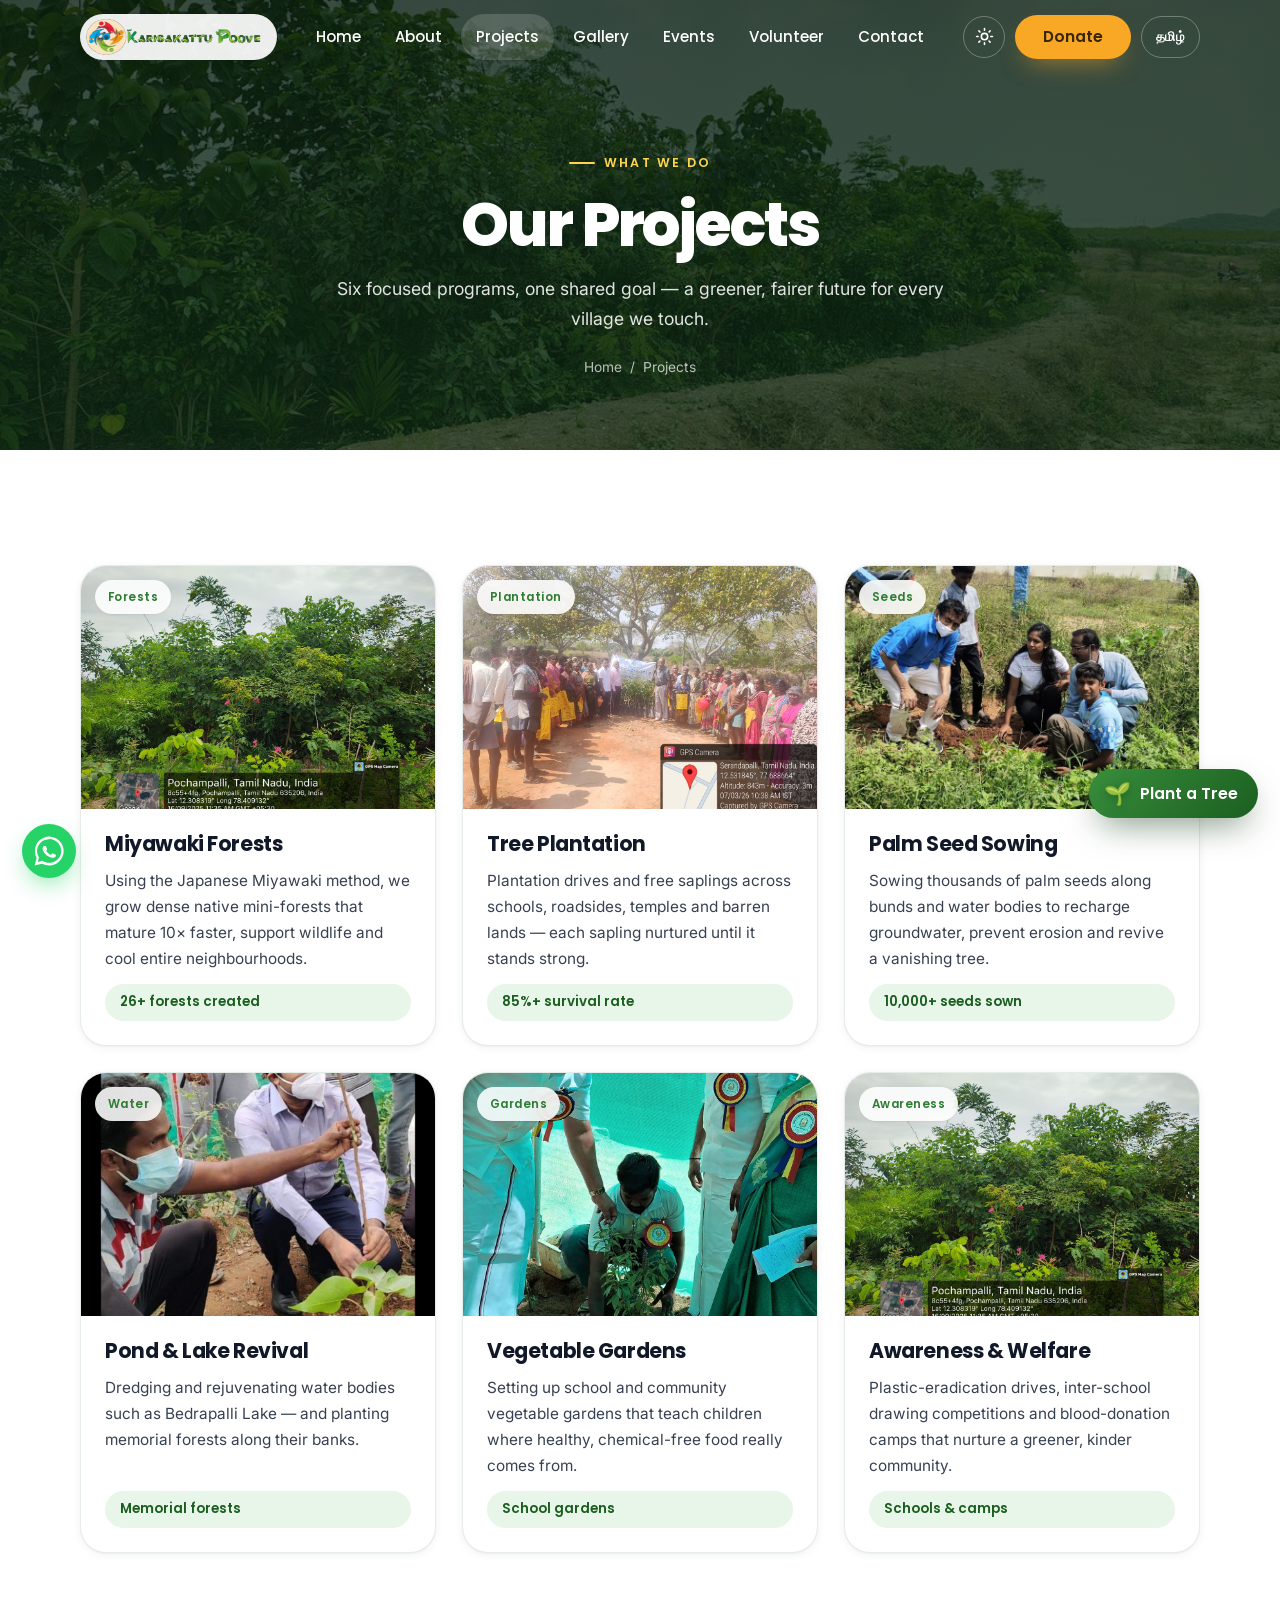
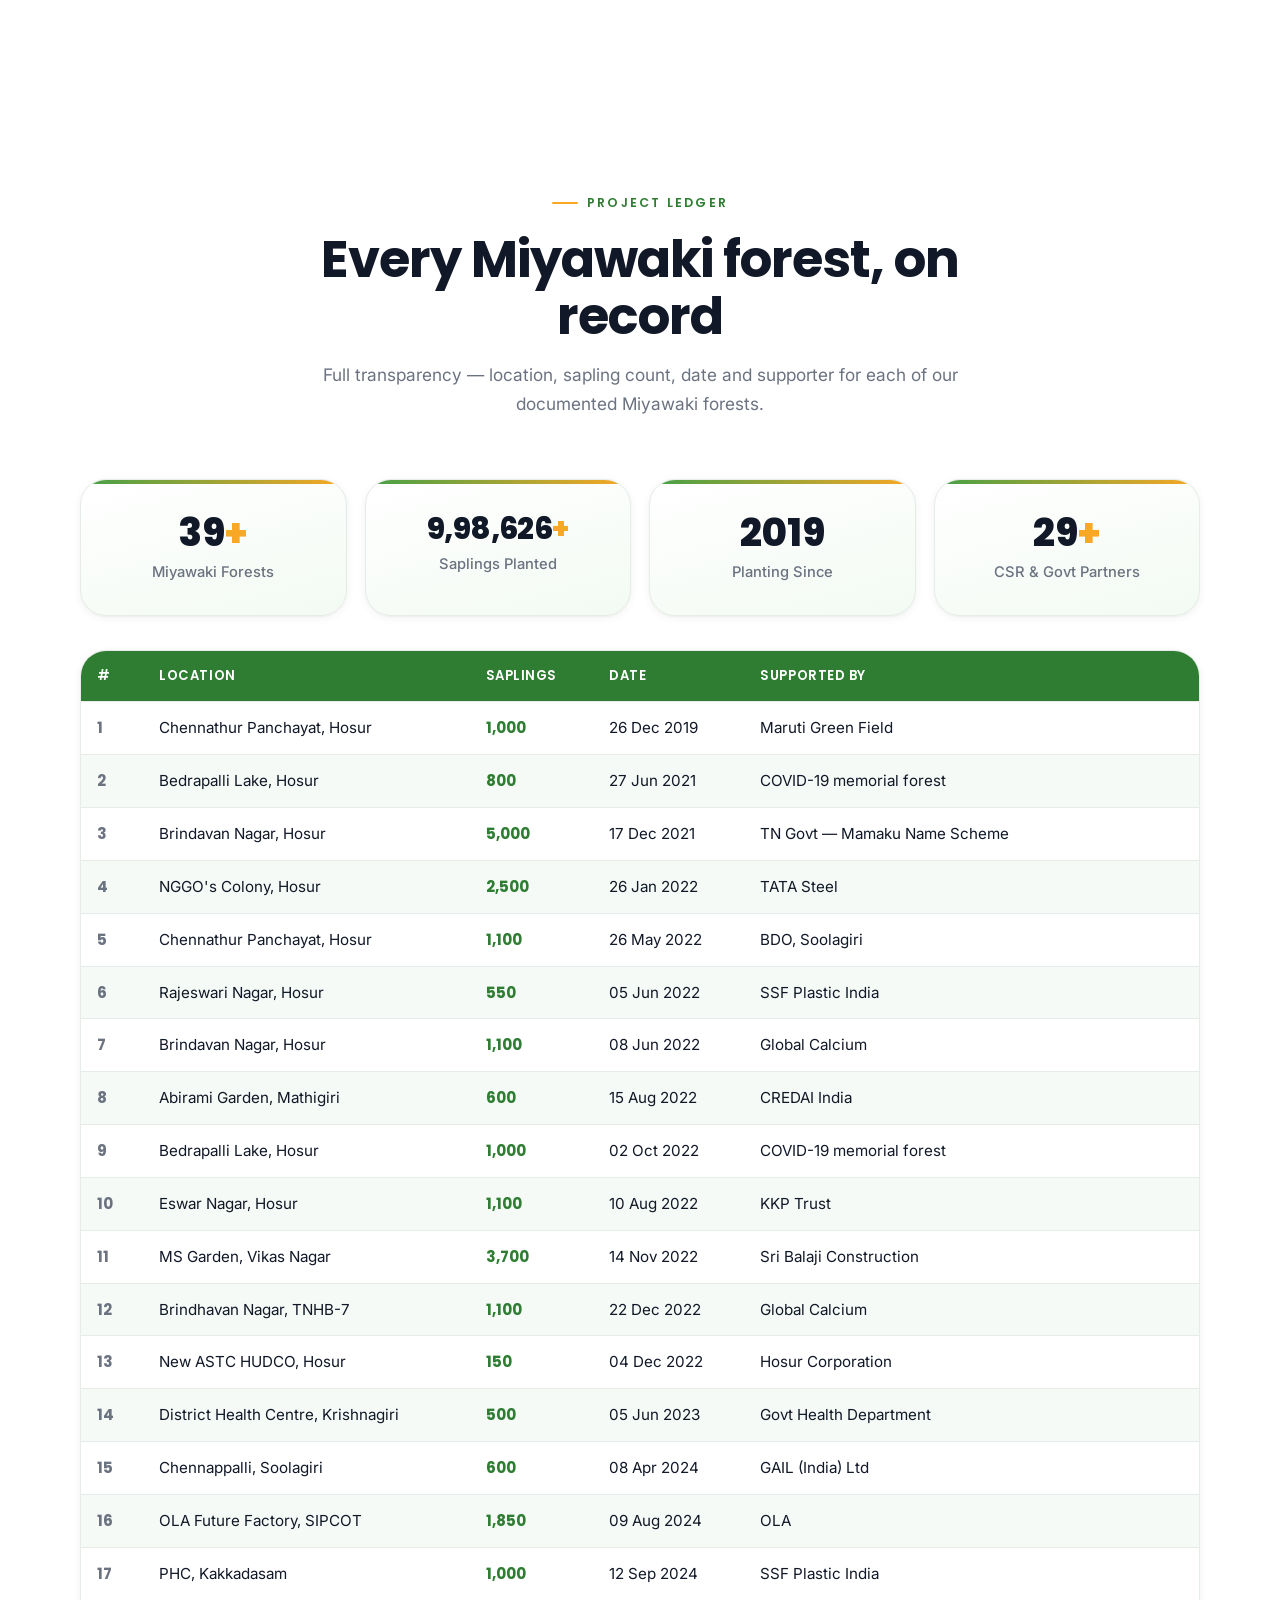
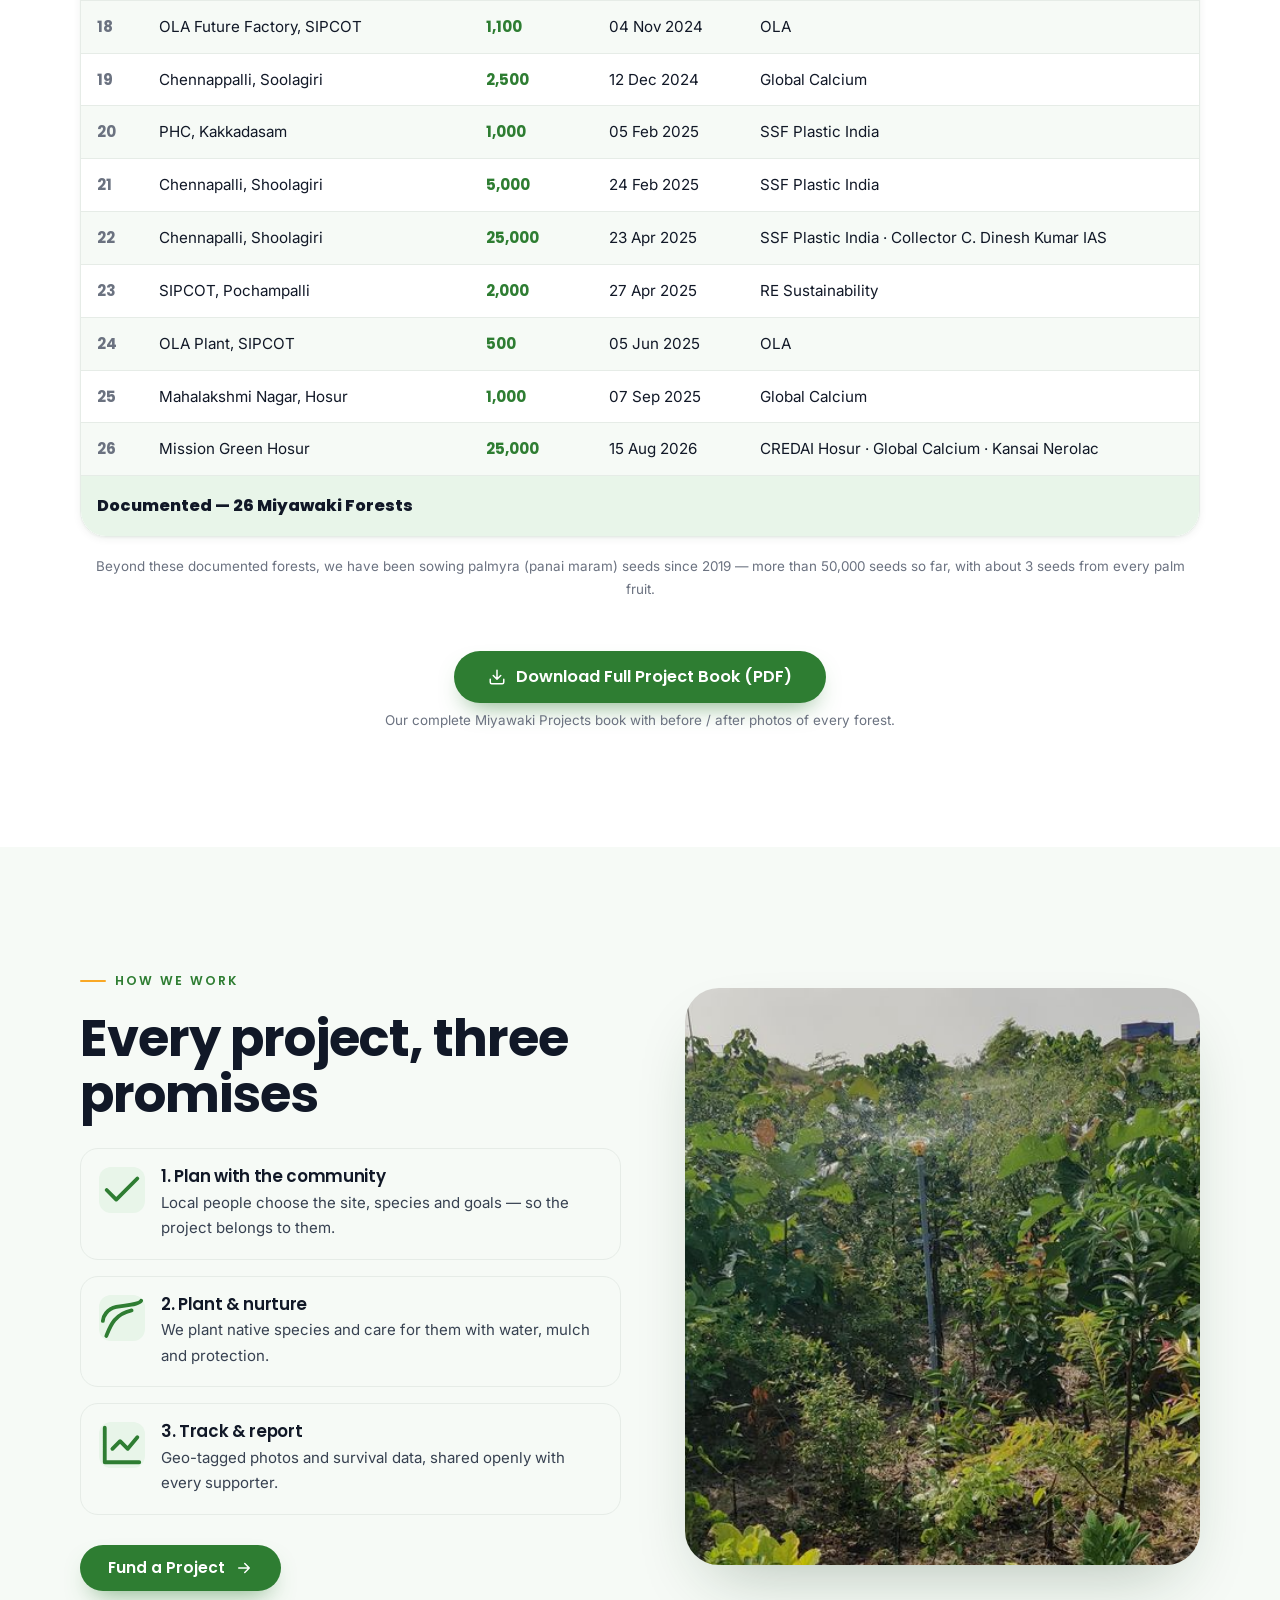
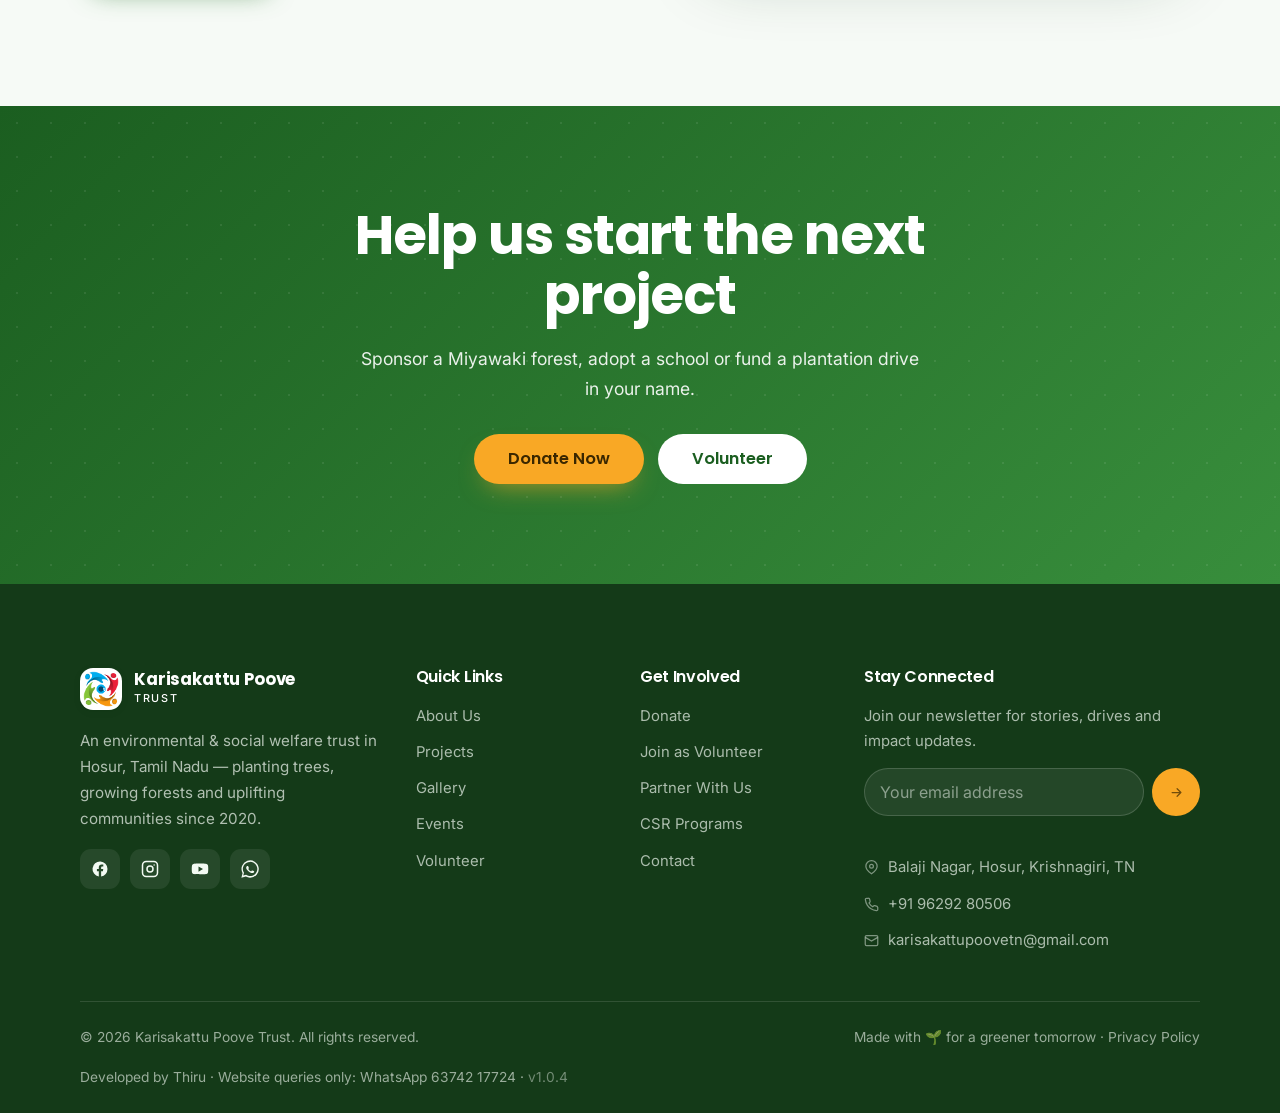
<file: projects.html>
<!DOCTYPE html>
<html lang="en">
<head>
<meta charset="UTF-8">
<!-- Google tag (gtag.js) -->
<script async src="https://www.googletagmanager.com/gtag/js?id=AW-18270000795"></script>
<script>
  window.dataLayer = window.dataLayer || [];
  function gtag(){dataLayer.push(arguments);}
  gtag('js', new Date());
  gtag('config', 'AW-18270000795');
</script>
<meta name="viewport" content="width=device-width, initial-scale=1.0">
<meta name="google-site-verification" content="DZHrb_xW-1MgKloxICM4uNMpieMBBTyrx0Ab1zFkipY">
<meta name="msvalidate.01" content="49BAED6EA7475D75AAB3CB94282491A3" />
<title>Our Projects — Tree Plantation, Miyawaki Forests & More | Karisakattu Poove Trust</title>
<meta name="description" content="Explore Karisakattu Poove Trust projects across India: tree plantation, Miyawaki forests, water conservation, education support, food distribution and community welfare. An environmental NGO based in Hosur, Tamil Nadu.">
<meta name="keywords" content="Karisakattu Poove Trust, Karisakattu Poove, Karisa Kattu Poove, Karisa Kattu Poo, Karisakattupoove, காரிசக்காட்டு பூவே, plant tree, tree plantation India, tree plantation project, Miyawaki forest India, miyawaki forest project India, water conservation, education support NGO, food distribution NGO, community welfare India, environmental NGO India">
<meta name="theme-color" content="#2e7d32">
<link rel="canonical" href="https://karisakattupoovetrust.org/projects.html">
<meta name="robots" content="index, follow">
<meta property="og:type" content="website">
<meta property="og:title" content="Our Projects — Karisakattu Poove Trust">
<meta property="og:description" content="Tree plantation, Miyawaki forests, water conservation, education, food distribution and community welfare.">
<meta property="og:url" content="https://karisakattupoovetrust.org/projects.html">
<meta property="og:image" content="https://karisakattupoovetrust.org/images/award-green-champion.jpg">
<meta name="twitter:card" content="summary_large_image">
<link rel="preconnect" href="https://fonts.googleapis.com">
<link rel="preconnect" href="https://fonts.gstatic.com" crossorigin>
<link href="https://fonts.googleapis.com/css2?family=Poppins:wght@400;500;600;700;800&family=Inter:wght@400;500;600&display=swap" rel="stylesheet">
<link rel="icon" href="/favicon.ico" sizes="any">
<link rel="icon" type="image/svg+xml" href="images/favicon.svg">
<link rel="icon" type="image/png" sizes="32x32" href="images/favicon-32x32.png">
<link rel="icon" type="image/png" sizes="16x16" href="images/favicon-16x16.png">
<link rel="apple-touch-icon" href="images/apple-touch-icon.png">
<link rel="stylesheet" href="css/style.css?v=128">
</head>
<body>
<div id="loader"><div class="loader-mark"><img class="loader-logo" src="images/logo-clean.png" alt="Karisakattu Poove Trust logo"><span>Karisakattu Poove</span></div></div>

<header class="site">
  <div class="container">
    <a class="brand" href="index.html"><img class="brand-logo" src="images/logo-full.png" alt="Karisakattu Poove Trust"></a>
    <div class="nav-overlay"></div>
    <nav class="primary" aria-label="Primary"><ul class="menu">
      <li><a href="index.html">Home</a></li>
      <li><a href="about.html">About</a></li>
      <li><a href="projects.html" class="active">Projects</a></li>
      <li><a href="gallery.html">Gallery</a></li>
      <li><a href="events.html">Events</a></li>
      <li><a href="volunteer.html">Volunteer</a></li>
      <li><a href="contact.html">Contact</a></li>
    </ul></nav>
    <div class="nav-actions">
      <button class="icon-btn theme-toggle" aria-label="Toggle dark mode" title="Toggle theme"><svg class="sun" viewBox="0 0 24 24" fill="none" stroke="currentColor" stroke-width="2" stroke-linecap="round"><circle cx="12" cy="12" r="4"/><path d="M12 2v2M12 20v2M4.9 4.9l1.4 1.4M17.7 17.7l1.4 1.4M2 12h2M20 12h2M4.9 19.1l1.4-1.4M17.7 6.3l1.4-1.4"/></svg><svg class="moon" viewBox="0 0 24 24" fill="currentColor"><path d="M21 12.8A9 9 0 1 1 11.2 3a7 7 0 0 0 9.8 9.8z"/></svg></button>
      <a href="donate.html" class="btn btn-gold">Donate</a>
      <button class="burger" aria-label="Open menu"><span></span><span></span><span></span></button>
    </div>
  </div>
</header>

<main>
<section class="page-hero">
  <img src="images/gallery/green.jpg" alt="Lush Miyawaki forest grown by the trust">
  <div class="container">
    <span class="kicker">What We Do</span>
    <h1>Our Projects</h1>
    <p>Six focused programs, one shared goal — a greener, fairer future for every village we touch.</p>
    <div class="crumbs"><a href="index.html">Home</a> / <span>Projects</span></div>
  </div>
</section>

<section class="section">
  <div class="container">
    <div class="cards-grid">
      <article class="project-card" data-reveal>
        <div class="pc-media"><span class="tag">Forests</span><img src="images/gallery/ola2.jpg" alt="Miyawaki forest" loading="lazy"></div>
        <div class="pc-body"><h3>Miyawaki Forests</h3><p>Using the Japanese Miyawaki method, we grow dense native mini-forests that mature 10× faster, support wildlife and cool entire neighbourhoods.</p><span class="pill">26+ forests created</span></div>
      </article>
      <article class="project-card" data-reveal data-delay="1">
        <div class="pc-media"><span class="tag">Plantation</span><img src="images/gallery/neralatti.jpg" alt="Tree plantation drive" loading="lazy"></div>
        <div class="pc-body"><h3>Tree Plantation</h3><p>Plantation drives and free saplings across schools, roadsides, temples and barren lands — each sapling nurtured until it stands strong.</p><span class="pill">85%+ survival rate</span></div>
      </article>
      <article class="project-card" data-reveal data-delay="2">
        <div class="pc-media"><span class="tag">Seeds</span><img src="images/gallery/palm-chen.jpg" alt="Palm seed sowing" loading="lazy"></div>
        <div class="pc-body"><h3>Palm Seed Sowing</h3><p>Sowing thousands of palm seeds along bunds and water bodies to recharge groundwater, prevent erosion and revive a vanishing tree.</p><span class="pill">10,000+ seeds sown</span></div>
      </article>
      <article class="project-card" data-reveal>
        <div class="pc-media"><span class="tag">Water</span><img src="images/gallery/lake.jpg" alt="Lake rejuvenation" loading="lazy"></div>
        <div class="pc-body"><h3>Pond &amp; Lake Revival</h3><p>Dredging and rejuvenating water bodies such as Bedrapalli Lake — and planting memorial forests along their banks.</p><span class="pill">Memorial forests</span></div>
      </article>
      <article class="project-card" data-reveal data-delay="1">
        <div class="pc-media"><span class="tag">Gardens</span><img src="images/gallery/veg.jpg" alt="Vegetable garden" loading="lazy"></div>
        <div class="pc-body"><h3>Vegetable Gardens</h3><p>Setting up school and community vegetable gardens that teach children where healthy, chemical-free food really comes from.</p><span class="pill">School gardens</span></div>
      </article>
      <article class="project-card" data-reveal data-delay="2">
        <div class="pc-media"><span class="tag">Awareness</span><img src="images/gallery/gail.jpg" alt="Awareness and welfare" loading="lazy"></div>
        <div class="pc-body"><h3>Awareness &amp; Welfare</h3><p>Plastic-eradication drives, inter-school drawing competitions and blood-donation camps that nurture a greener, kinder community.</p><span class="pill">Schools &amp; camps</span></div>
      </article>
    </div>
  </div>
</section>

<!-- ===== PROJECT LEDGER ===== -->
<section class="section">
  <div class="container">
    <div class="section-head center" data-reveal>
      <span class="kicker">Project Ledger</span>
      <h2>Every Miyawaki forest, on record</h2>
      <p>Full transparency — location, sapling count, date and supporter for each of our documented Miyawaki forests.</p>
    </div>

    <div class="impact-grid" style="grid-template-columns:repeat(4,1fr);margin-bottom:34px" data-reveal>
      <div class="stat-card"><div class="num"><span data-count="40">0</span><span class="plus">+</span></div><div class="lbl">Miyawaki Forests</div></div>
      <div class="stat-card"><div class="num num-wide"><span data-count="1000000">0</span><span class="plus">+</span></div><div class="lbl">Saplings Planted</div></div>
      <div class="stat-card"><div class="num">2019</div><div class="lbl">Planting Since</div></div>
      <div class="stat-card"><div class="num"><span data-count="30">0</span><span class="plus">+</span></div><div class="lbl">CSR &amp; Govt Partners</div></div>
    </div>

    <div class="ledger-wrap" data-reveal>
      <table class="ledger">
        <thead><tr><th>#</th><th>Location</th><th>Saplings</th><th>Date</th><th>Supported by</th></tr></thead>
        <tbody>
          <tr><td data-label="#" class="pno">1</td><td data-label="Location">Chennathur Panchayat, Hosur</td><td data-label="Saplings" class="saplings">1,000</td><td data-label="Date">26 Dec 2019</td><td data-label="Supported by">Maruti Green Field</td></tr>
          <tr><td data-label="#" class="pno">2</td><td data-label="Location">Bedrapalli Lake, Hosur</td><td data-label="Saplings" class="saplings">800</td><td data-label="Date">27 Jun 2021</td><td data-label="Supported by">COVID-19 memorial forest</td></tr>
          <tr><td data-label="#" class="pno">3</td><td data-label="Location">Brindavan Nagar, Hosur</td><td data-label="Saplings" class="saplings">5,000</td><td data-label="Date">17 Dec 2021</td><td data-label="Supported by">TN Govt — Mamaku Name Scheme</td></tr>
          <tr><td data-label="#" class="pno">4</td><td data-label="Location">NGGO's Colony, Hosur</td><td data-label="Saplings" class="saplings">2,500</td><td data-label="Date">26 Jan 2022</td><td data-label="Supported by">TATA Steel</td></tr>
          <tr><td data-label="#" class="pno">5</td><td data-label="Location">Chennathur Panchayat, Hosur</td><td data-label="Saplings" class="saplings">1,100</td><td data-label="Date">26 May 2022</td><td data-label="Supported by">BDO, Soolagiri</td></tr>
          <tr><td data-label="#" class="pno">6</td><td data-label="Location">Rajeswari Nagar, Hosur</td><td data-label="Saplings" class="saplings">550</td><td data-label="Date">05 Jun 2022</td><td data-label="Supported by">SSF Plastic India</td></tr>
          <tr><td data-label="#" class="pno">7</td><td data-label="Location">Brindavan Nagar, Hosur</td><td data-label="Saplings" class="saplings">1,100</td><td data-label="Date">08 Jun 2022</td><td data-label="Supported by">Global Calcium</td></tr>
          <tr><td data-label="#" class="pno">8</td><td data-label="Location">Abirami Garden, Mathigiri</td><td data-label="Saplings" class="saplings">600</td><td data-label="Date">15 Aug 2022</td><td data-label="Supported by">CREDAI India</td></tr>
          <tr><td data-label="#" class="pno">9</td><td data-label="Location">Bedrapalli Lake, Hosur</td><td data-label="Saplings" class="saplings">1,000</td><td data-label="Date">02 Oct 2022</td><td data-label="Supported by">COVID-19 memorial forest</td></tr>
          <tr><td data-label="#" class="pno">10</td><td data-label="Location">Eswar Nagar, Hosur</td><td data-label="Saplings" class="saplings">1,100</td><td data-label="Date">10 Aug 2022</td><td data-label="Supported by">KKP Trust</td></tr>
          <tr><td data-label="#" class="pno">11</td><td data-label="Location">MS Garden, Vikas Nagar</td><td data-label="Saplings" class="saplings">3,700</td><td data-label="Date">14 Nov 2022</td><td data-label="Supported by">Sri Balaji Construction</td></tr>
          <tr><td data-label="#" class="pno">12</td><td data-label="Location">Brindhavan Nagar, TNHB-7</td><td data-label="Saplings" class="saplings">1,100</td><td data-label="Date">22 Dec 2022</td><td data-label="Supported by">Global Calcium</td></tr>
          <tr><td data-label="#" class="pno">13</td><td data-label="Location">New ASTC HUDCO, Hosur</td><td data-label="Saplings" class="saplings">150</td><td data-label="Date">04 Dec 2022</td><td data-label="Supported by">Hosur Corporation</td></tr>
          <tr><td data-label="#" class="pno">14</td><td data-label="Location">District Health Centre, Krishnagiri</td><td data-label="Saplings" class="saplings">500</td><td data-label="Date">05 Jun 2023</td><td data-label="Supported by">Govt Health Department</td></tr>
          <tr><td data-label="#" class="pno">15</td><td data-label="Location">Chennappalli, Soolagiri</td><td data-label="Saplings" class="saplings">600</td><td data-label="Date">08 Apr 2024</td><td data-label="Supported by">GAIL (India) Ltd</td></tr>
          <tr><td data-label="#" class="pno">16</td><td data-label="Location">OLA Future Factory, SIPCOT</td><td data-label="Saplings" class="saplings">1,850</td><td data-label="Date">09 Aug 2024</td><td data-label="Supported by">OLA</td></tr>
          <tr><td data-label="#" class="pno">17</td><td data-label="Location">PHC, Kakkadasam</td><td data-label="Saplings" class="saplings">1,000</td><td data-label="Date">12 Sep 2024</td><td data-label="Supported by">SSF Plastic India</td></tr>
          <tr><td data-label="#" class="pno">18</td><td data-label="Location">OLA Future Factory, SIPCOT</td><td data-label="Saplings" class="saplings">1,100</td><td data-label="Date">04 Nov 2024</td><td data-label="Supported by">OLA</td></tr>
          <tr><td data-label="#" class="pno">19</td><td data-label="Location">Chennappalli, Soolagiri</td><td data-label="Saplings" class="saplings">2,500</td><td data-label="Date">12 Dec 2024</td><td data-label="Supported by">Global Calcium</td></tr>
          <tr><td data-label="#" class="pno">20</td><td data-label="Location">PHC, Kakkadasam</td><td data-label="Saplings" class="saplings">1,000</td><td data-label="Date">05 Feb 2025</td><td data-label="Supported by">SSF Plastic India</td></tr>
          <tr><td data-label="#" class="pno">21</td><td data-label="Location">Chennapalli, Shoolagiri</td><td data-label="Saplings" class="saplings">5,000</td><td data-label="Date">24 Feb 2025</td><td data-label="Supported by">SSF Plastic India</td></tr>
          <tr><td data-label="#" class="pno">22</td><td data-label="Location">Chennapalli, Shoolagiri</td><td data-label="Saplings" class="saplings">25,000</td><td data-label="Date">23 Apr 2025</td><td data-label="Supported by">SSF Plastic India · Collector C. Dinesh Kumar IAS</td></tr>
          <tr><td data-label="#" class="pno">23</td><td data-label="Location">SIPCOT, Pochampalli</td><td data-label="Saplings" class="saplings">2,000</td><td data-label="Date">27 Apr 2025</td><td data-label="Supported by">RE Sustainability</td></tr>
          <tr><td data-label="#" class="pno">24</td><td data-label="Location">OLA Plant, SIPCOT</td><td data-label="Saplings" class="saplings">500</td><td data-label="Date">05 Jun 2025</td><td data-label="Supported by">OLA</td></tr>
          <tr><td data-label="#" class="pno">25</td><td data-label="Location">Mahalakshmi Nagar, Hosur</td><td data-label="Saplings" class="saplings">1,000</td><td data-label="Date">07 Sep 2025</td><td data-label="Supported by">Global Calcium</td></tr>
          <tr><td data-label="#" class="pno">26</td><td data-label="Location">Mission Green Hosur</td><td data-label="Saplings" class="saplings">25,000</td><td data-label="Date">15 Aug 2026</td><td data-label="Supported by">CREDAI Hosur · Global Calcium · Kansai Nerolac</td></tr>
        </tbody>
        <tfoot><tr><td data-label="Total" colspan="5">Documented — 26 Miyawaki Forests</td></tr></tfoot>
      </table>
    </div>

    <p class="form-note center mt-s" data-reveal>Beyond these documented forests, we have been sowing palmyra (panai maram) seeds since 2019 — more than 50,000 seeds so far, with about 3 seeds from every palm fruit.</p>

    <div class="center mt-l" data-reveal>
      <a href="Karisakattupoove-Miyawaki-Projects.pdf" target="_blank" rel="noopener" class="btn btn-primary btn-lg">
        <svg viewBox="0 0 24 24" fill="none" stroke="currentColor" stroke-width="2"><path d="M21 15v4a2 2 0 0 1-2 2H5a2 2 0 0 1-2-2v-4M7 10l5 5 5-5M12 15V3" stroke-linecap="round" stroke-linejoin="round"/></svg>
        Download Full Project Book (PDF)
      </a>
      <p class="form-note">Our complete Miyawaki Projects book with before / after photos of every forest.</p>
    </div>
  </div>
</section>

<section class="section soft">
  <div class="container">
    <div class="split reverse">
      <div class="split-media" data-reveal>
        <div class="frame"><img src="images/gallery/ola1.jpg" alt="Restored green Miyawaki canopy" loading="lazy"></div>
      </div>
      <div class="split-body" data-reveal data-delay="1">
        <span class="kicker">How We Work</span>
        <h2>Every project, three promises</h2>
        <div class="mv-list">
          <div class="mv-item"><span class="mv-ico"><svg viewBox="0 0 24 24" fill="none" stroke="currentColor" stroke-width="2"><path d="M20 6 9 17l-5-5" stroke-linecap="round" stroke-linejoin="round"/></svg></span><div><h4>1. Plan with the community</h4><p>Local people choose the site, species and goals — so the project belongs to them.</p></div></div>
          <div class="mv-item"><span class="mv-ico"><svg viewBox="0 0 24 24" fill="none" stroke="currentColor" stroke-width="2"><path d="M17 8C8 10 5.9 16.17 3.82 21.34M22 3c-1 2-8 2.25-13 3.25S2 11.5 2 13.5" stroke-linecap="round"/></svg></span><div><h4>2. Plant & nurture</h4><p>We plant native species and care for them with water, mulch and protection.</p></div></div>
          <div class="mv-item"><span class="mv-ico"><svg viewBox="0 0 24 24" fill="none" stroke="currentColor" stroke-width="2"><path d="M3 3v18h18M7 14l4-4 4 4 5-6" stroke-linecap="round" stroke-linejoin="round"/></svg></span><div><h4>3. Track & report</h4><p>Geo-tagged photos and survival data, shared openly with every supporter.</p></div></div>
        </div>
        <a href="donate.html" class="btn btn-primary mt-m">Fund a Project
          <svg viewBox="0 0 24 24" fill="none" stroke="currentColor" stroke-width="2"><path d="M5 12h14M13 6l6 6-6 6" stroke-linecap="round" stroke-linejoin="round"/></svg></a>
      </div>
    </div>
  </div>
</section>

<section class="cta">
  <img class="cta-bg" src="images/forest-feature.jpg" alt="">
  <div class="cta-pattern"></div>
  <div class="container"><div data-reveal>
    <h2>Help us start the next project</h2>
    <p>Sponsor a Miyawaki forest, adopt a school or fund a plantation drive in your name.</p>
    <div class="cta-cta"><a href="donate.html" class="btn btn-gold btn-lg">Donate Now</a><a href="volunteer.html" class="btn btn-white btn-lg">Volunteer</a></div>
  </div></div>
</section>
</main>

<footer class="site" id="site-footer"></footer>
<button id="toTop" aria-label="Back to top"><svg viewBox="0 0 24 24" fill="none" stroke="currentColor" stroke-width="2"><path d="M12 19V5M5 12l7-7 7 7" stroke-linecap="round" stroke-linejoin="round"/></svg></button>
<script src="js/footer.js?v=1.0.4"></script>
<script src="js/config.js"></script>
<script src="js/script.js"></script>
<script src="js/tree-donate.js?v=4"></script>
<script src="js/i18n.js"></script>
</body>
</html>
</file>
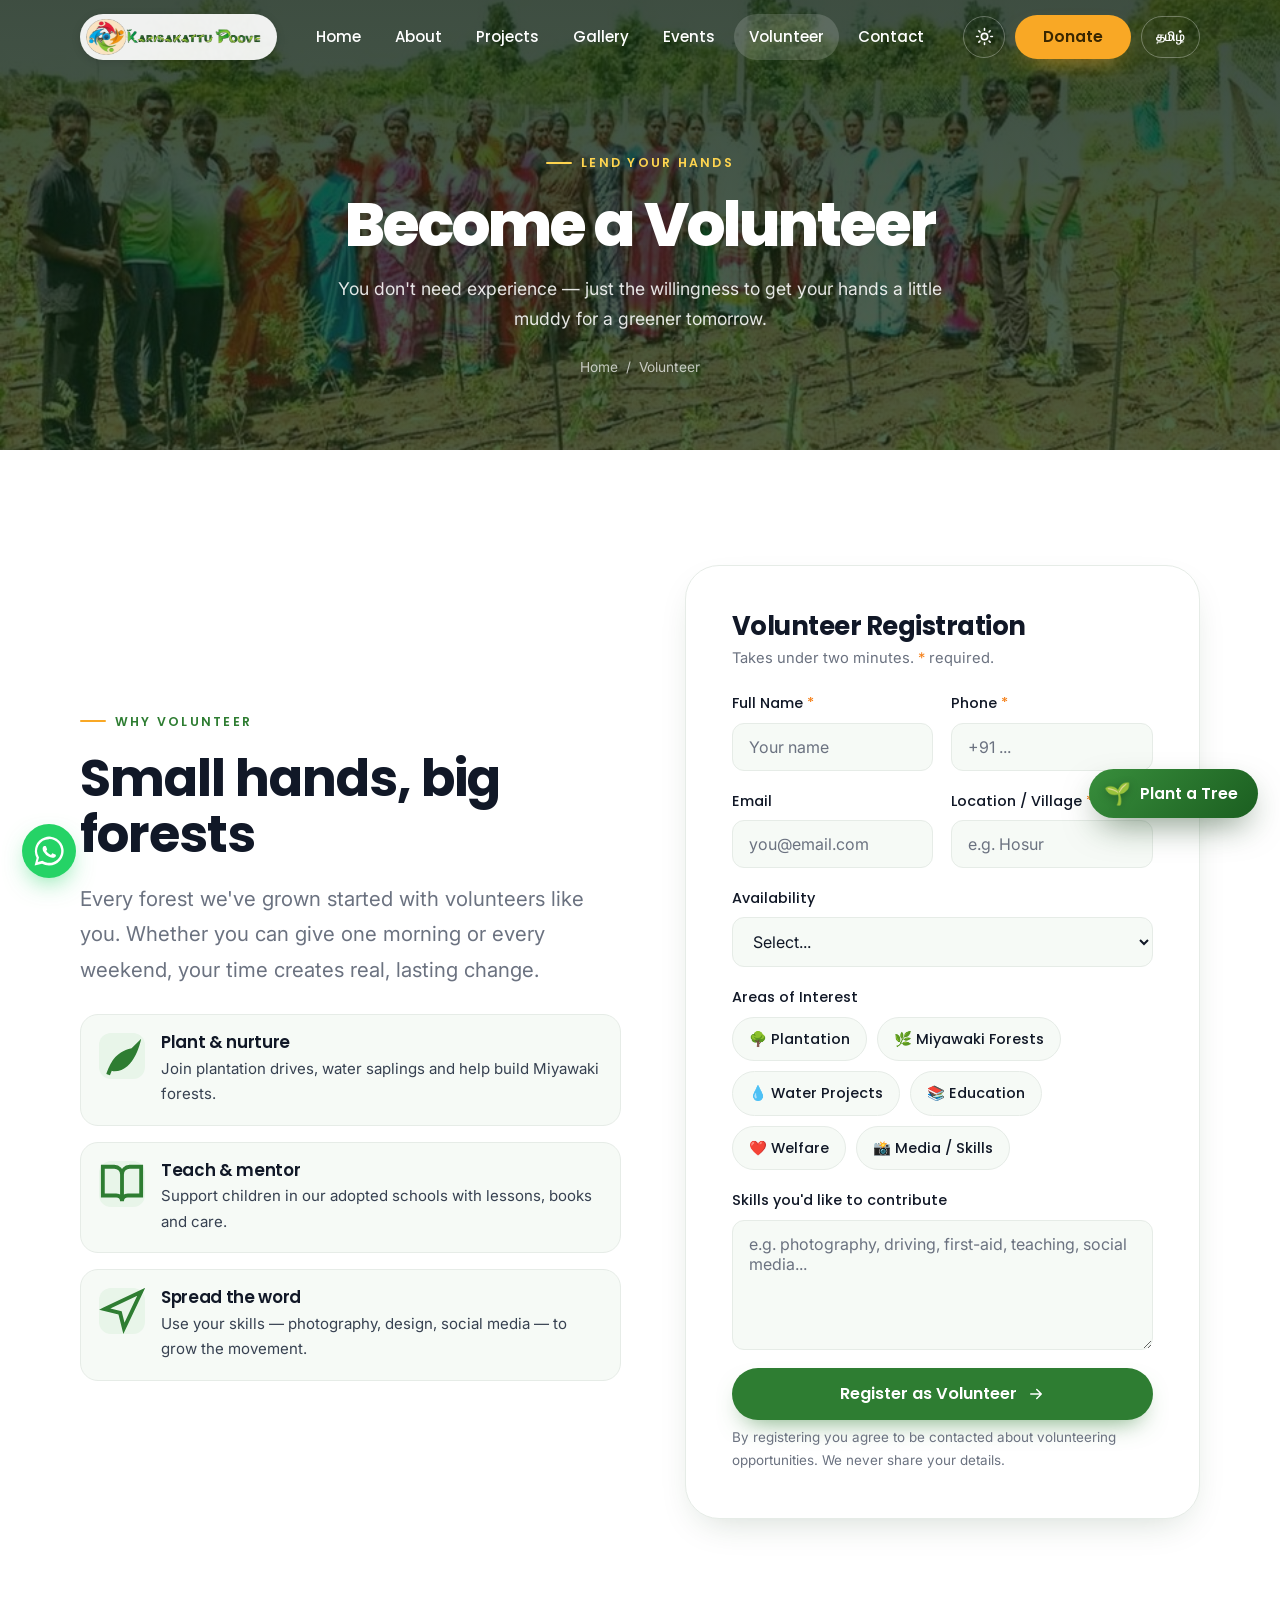
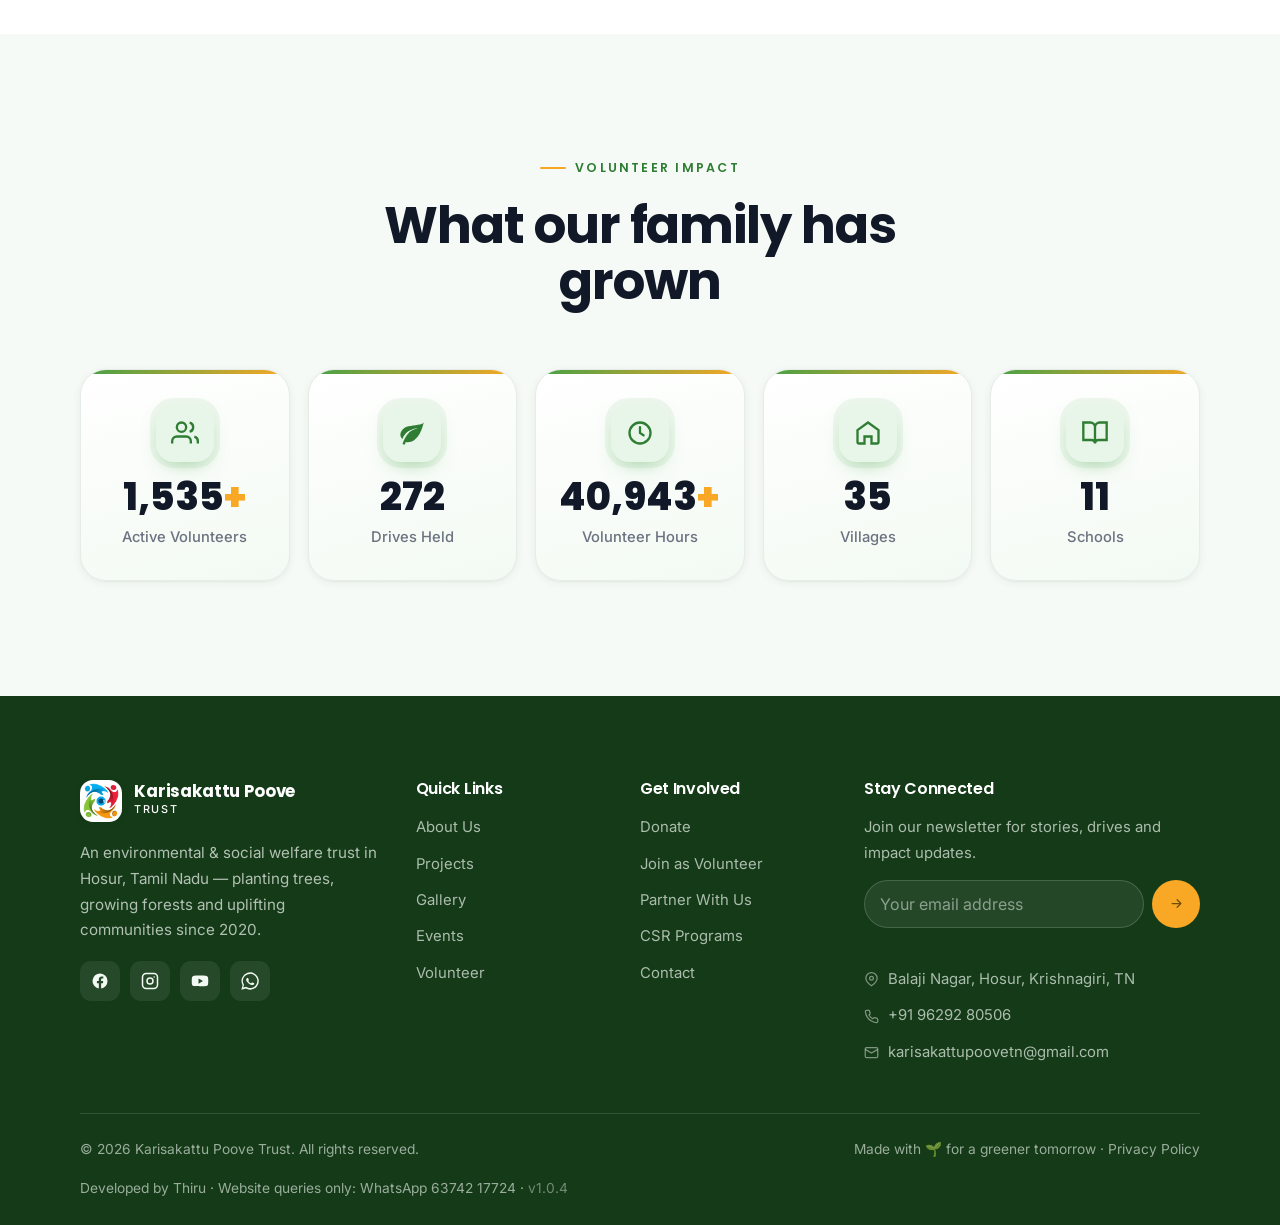
<file: volunteer.html>
<!DOCTYPE html>
<html lang="en">
<head>
<meta charset="UTF-8">
<!-- Google tag (gtag.js) -->
<script async src="https://www.googletagmanager.com/gtag/js?id=AW-18270000795"></script>
<script>
  window.dataLayer = window.dataLayer || [];
  function gtag(){dataLayer.push(arguments);}
  gtag('js', new Date());
  gtag('config', 'AW-18270000795');
</script>
<meta name="viewport" content="width=device-width, initial-scale=1.0">
<meta name="google-site-verification" content="DZHrb_xW-1MgKloxICM4uNMpieMBBTyrx0Ab1zFkipY">
<meta name="msvalidate.01" content="49BAED6EA7475D75AAB3CB94282491A3" />
<title>Become a Volunteer — Join Karisakattu Poove Trust | Plant Trees in India</title>
<meta name="description" content="Volunteer with Karisakattu Poove Trust to plant trees, build Miyawaki forests, support schools and uplift communities across India. Based in Hosur, Tamil Nadu. Register in two minutes — every hand counts.">
<meta name="keywords" content="Karisakattu Poove Trust, Karisakattu Poove, Karisa Kattu Poove, Karisa Kattu Poo, Karisakattupoove, காரிசக்காட்டு பூவே, plant tree, tree plantation India, volunteer to plant trees, NGO volunteer India, tree plantation volunteer, environmental volunteering India, join NGO India">
<meta name="theme-color" content="#2e7d32">
<link rel="canonical" href="https://karisakattupoovetrust.org/volunteer.html">
<meta name="robots" content="index, follow">
<meta property="og:type" content="website">
<meta property="og:title" content="Become a Volunteer — Karisakattu Poove Trust">
<meta property="og:description" content="Plant trees, build forests and uplift communities. Register to volunteer today.">
<meta property="og:url" content="https://karisakattupoovetrust.org/volunteer.html">
<meta property="og:image" content="https://karisakattupoovetrust.org/images/gallery/volunteers-women.jpg">
<meta name="twitter:card" content="summary_large_image">
<link rel="preconnect" href="https://fonts.googleapis.com">
<link rel="preconnect" href="https://fonts.gstatic.com" crossorigin>
<link href="https://fonts.googleapis.com/css2?family=Poppins:wght@400;500;600;700;800&family=Inter:wght@400;500;600&display=swap" rel="stylesheet">
<link rel="icon" href="/favicon.ico" sizes="any">
<link rel="icon" type="image/svg+xml" href="images/favicon.svg">
<link rel="icon" type="image/png" sizes="32x32" href="images/favicon-32x32.png">
<link rel="icon" type="image/png" sizes="16x16" href="images/favicon-16x16.png">
<link rel="apple-touch-icon" href="images/apple-touch-icon.png">
<link rel="stylesheet" href="css/style.css?v=128">
</head>
<body>
<div id="loader"><div class="loader-mark"><img class="loader-logo" src="images/logo-clean.png" alt="Karisakattu Poove Trust logo"><span>Karisakattu Poove</span></div></div>

<header class="site">
  <div class="container">
    <a class="brand" href="index.html"><img class="brand-logo" src="images/logo-full.png" alt="Karisakattu Poove Trust"></a>
    <div class="nav-overlay"></div>
    <nav class="primary" aria-label="Primary"><ul class="menu">
      <li><a href="index.html">Home</a></li>
      <li><a href="about.html">About</a></li>
      <li><a href="projects.html">Projects</a></li>
      <li><a href="gallery.html">Gallery</a></li>
      <li><a href="events.html">Events</a></li>
      <li><a href="volunteer.html" class="active">Volunteer</a></li>
      <li><a href="contact.html">Contact</a></li>
    </ul></nav>
    <div class="nav-actions">
      <button class="icon-btn theme-toggle" aria-label="Toggle dark mode" title="Toggle theme"><svg class="sun" viewBox="0 0 24 24" fill="none" stroke="currentColor" stroke-width="2" stroke-linecap="round"><circle cx="12" cy="12" r="4"/><path d="M12 2v2M12 20v2M4.9 4.9l1.4 1.4M17.7 17.7l1.4 1.4M2 12h2M20 12h2M4.9 19.1l1.4-1.4M17.7 6.3l1.4-1.4"/></svg><svg class="moon" viewBox="0 0 24 24" fill="currentColor"><path d="M21 12.8A9 9 0 1 1 11.2 3a7 7 0 0 0 9.8 9.8z"/></svg></button>
      <a href="donate.html" class="btn btn-gold">Donate</a>
      <button class="burger" aria-label="Open menu"><span></span><span></span><span></span></button>
    </div>
  </div>
</header>

<main>
<section class="page-hero">
  <img src="images/gallery/volunteers-women.jpg" alt="Volunteers planting trees">
  <div class="container">
    <span class="kicker">Lend Your Hands</span>
    <h1>Become a Volunteer</h1>
    <p>You don't need experience — just the willingness to get your hands a little muddy for a greener tomorrow.</p>
    <div class="crumbs"><a href="index.html">Home</a> / <span>Volunteer</span></div>
  </div>
</section>

<section class="section">
  <div class="container">
    <div class="split">
      <div class="split-body" data-reveal>
        <span class="kicker">Why Volunteer</span>
        <h2>Small hands, big forests</h2>
        <p class="lead">Every forest we've grown started with volunteers like you. Whether you can give one morning or every weekend, your time creates real, lasting change.</p>
        <div class="mv-list">
          <div class="mv-item"><span class="mv-ico"><svg viewBox="0 0 24 24" fill="currentColor"><path d="M17 8C8 10 5.9 16.17 3.82 21.34l1.89.66.95-2.3c.48.17.98.3 1.34.3C19 20 22 3 22 3z"/></svg></span><div><h4>Plant & nurture</h4><p>Join plantation drives, water saplings and help build Miyawaki forests.</p></div></div>
          <div class="mv-item"><span class="mv-ico"><svg viewBox="0 0 24 24" fill="none" stroke="currentColor" stroke-width="2"><path d="M2 3h6a4 4 0 0 1 4 4v14a3 3 0 0 0-3-3H2zM22 3h-6a4 4 0 0 0-4 4v14a3 3 0 0 1 3-3h7z"/></svg></span><div><h4>Teach & mentor</h4><p>Support children in our adopted schools with lessons, books and care.</p></div></div>
          <div class="mv-item"><span class="mv-ico"><svg viewBox="0 0 24 24" fill="none" stroke="currentColor" stroke-width="2"><path d="M3 11l19-9-9 19-2-8-8-2z"/></svg></span><div><h4>Spread the word</h4><p>Use your skills — photography, design, social media — to grow the movement.</p></div></div>
        </div>
      </div>

      <div class="form-card" data-reveal data-delay="1">
        <div class="form-success">
          <div class="s-ico"><svg viewBox="0 0 24 24" fill="none" stroke="currentColor" stroke-width="2"><path d="M20 6 9 17l-5-5" stroke-linecap="round" stroke-linejoin="round"/></svg></div>
          <h3>Thank you for registering, <span data-name-out>friend</span>! 🌱</h3>
          <p>Welcome to the Karisakattu Poove family. Your details are saved and our team will reach out with the next drive near you.</p>
        </div>
        <form data-mock data-sheet="volunteer" novalidate>
          <h3 style="margin-bottom:6px">Volunteer Registration</h3>
          <p style="color:var(--muted);font-size:.92rem;margin-bottom:20px">Takes under two minutes. <span style="color:var(--gold-600)">*</span> required.</p>
          <div class="form-grid">
            <div class="field"><label>Full Name <span class="req">*</span></label><input type="text" name="name" data-name required placeholder="Your name"></div>
            <div class="field"><label>Phone <span class="req">*</span></label><input type="tel" name="phone" required placeholder="+91 ..."></div>
            <div class="field"><label>Email</label><input type="email" name="email" placeholder="you@email.com"></div>
            <div class="field"><label>Location / Village <span class="req">*</span></label><input type="text" name="location" required placeholder="e.g. Hosur"></div>
            <div class="field full"><label>Availability</label>
              <select name="availability"><option value="">Select...</option><option>Weekends</option><option>Weekday mornings</option><option>Flexible / On-call</option><option>One-time event</option></select>
            </div>
            <div class="field full"><label>Areas of Interest</label>
              <div class="checks">
                <span class="chip-check"><input type="checkbox" id="i1"><label for="i1">🌳 Plantation</label></span>
                <span class="chip-check"><input type="checkbox" id="i2"><label for="i2">🌿 Miyawaki Forests</label></span>
                <span class="chip-check"><input type="checkbox" id="i3"><label for="i3">💧 Water Projects</label></span>
                <span class="chip-check"><input type="checkbox" id="i4"><label for="i4">📚 Education</label></span>
                <span class="chip-check"><input type="checkbox" id="i5"><label for="i5">❤️ Welfare</label></span>
                <span class="chip-check"><input type="checkbox" id="i6"><label for="i6">📸 Media / Skills</label></span>
              </div>
            </div>
            <div class="field full"><label>Skills you'd like to contribute</label><textarea name="skills" placeholder="e.g. photography, driving, first-aid, teaching, social media..."></textarea></div>
          </div>
          <button type="submit" class="btn btn-primary btn-block btn-lg mt-s">Register as Volunteer
            <svg viewBox="0 0 24 24" fill="none" stroke="currentColor" stroke-width="2"><path d="M5 12h14M13 6l6 6-6 6" stroke-linecap="round" stroke-linejoin="round"/></svg></button>
          <p class="form-note">By registering you agree to be contacted about volunteering opportunities. We never share your details.</p>
        </form>
      </div>
    </div>
  </div>
</section>

<section class="section soft">
  <div class="container">
    <div class="section-head center" data-reveal><span class="kicker">Volunteer Impact</span><h2>What our family has grown</h2></div>
    <div class="impact-grid">
      <div class="stat-card" data-reveal><div class="ico"><svg viewBox="0 0 24 24" fill="none" stroke="currentColor" stroke-width="2"><path d="M17 21v-2a4 4 0 0 0-4-4H5a4 4 0 0 0-4 4v2"/><circle cx="9" cy="7" r="4"/><path d="M23 21v-2a4 4 0 0 0-3-3.87M16 3.13a4 4 0 0 1 0 7.75"/></svg></div><div class="num"><span data-count="1800">0</span><span class="plus">+</span></div><div class="lbl">Active Volunteers</div></div>
      <div class="stat-card" data-reveal data-delay="1"><div class="ico"><svg viewBox="0 0 24 24" fill="currentColor"><path d="M17 8C8 10 5.9 16.17 3.82 21.34l1.89.66.95-2.3c.48.17.98.3 1.34.3C19 20 22 3 22 3c-1 2-8 2.25-13 3.25S2 11.5 2 13.5s1.75 3.75 1.75 3.75C7 8 17 8 17 8z"/></svg></div><div class="num"><span data-count="320">0</span></div><div class="lbl">Drives Held</div></div>
      <div class="stat-card" data-reveal data-delay="2"><div class="ico"><svg viewBox="0 0 24 24" fill="none" stroke="currentColor" stroke-width="2"><circle cx="12" cy="12" r="9"/><path d="M12 7v5l3 2" stroke-linecap="round"/></svg></div><div class="num"><span data-count="48000">0</span><span class="plus">+</span></div><div class="lbl">Volunteer Hours</div></div>
      <div class="stat-card" data-reveal data-delay="3"><div class="ico"><svg viewBox="0 0 24 24" fill="none" stroke="currentColor" stroke-width="2"><path d="M3 9.5 12 3l9 6.5V20a1 1 0 0 1-1 1h-5v-6H9v6H4a1 1 0 0 1-1-1z"/></svg></div><div class="num"><span data-count="42">0</span></div><div class="lbl">Villages</div></div>
      <div class="stat-card" data-reveal data-delay="4"><div class="ico"><svg viewBox="0 0 24 24" fill="none" stroke="currentColor" stroke-width="2"><path d="M2 3h6a4 4 0 0 1 4 4v14a3 3 0 0 0-3-3H2zM22 3h-6a4 4 0 0 0-4 4v14a3 3 0 0 1 3-3h7z"/></svg></div><div class="num"><span data-count="14">0</span></div><div class="lbl">Schools</div></div>
    </div>
  </div>
</section>
</main>

<footer class="site" id="site-footer"></footer>
<button id="toTop" aria-label="Back to top"><svg viewBox="0 0 24 24" fill="none" stroke="currentColor" stroke-width="2"><path d="M12 19V5M5 12l7-7 7 7" stroke-linecap="round" stroke-linejoin="round"/></svg></button>
<script src="js/config.js"></script>
<script src="js/footer.js?v=1.0.4"></script>
<script src="js/script.js"></script>
<script src="js/tree-donate.js?v=4"></script>
<script src="js/i18n.js"></script>
</body>
</html>
</file>
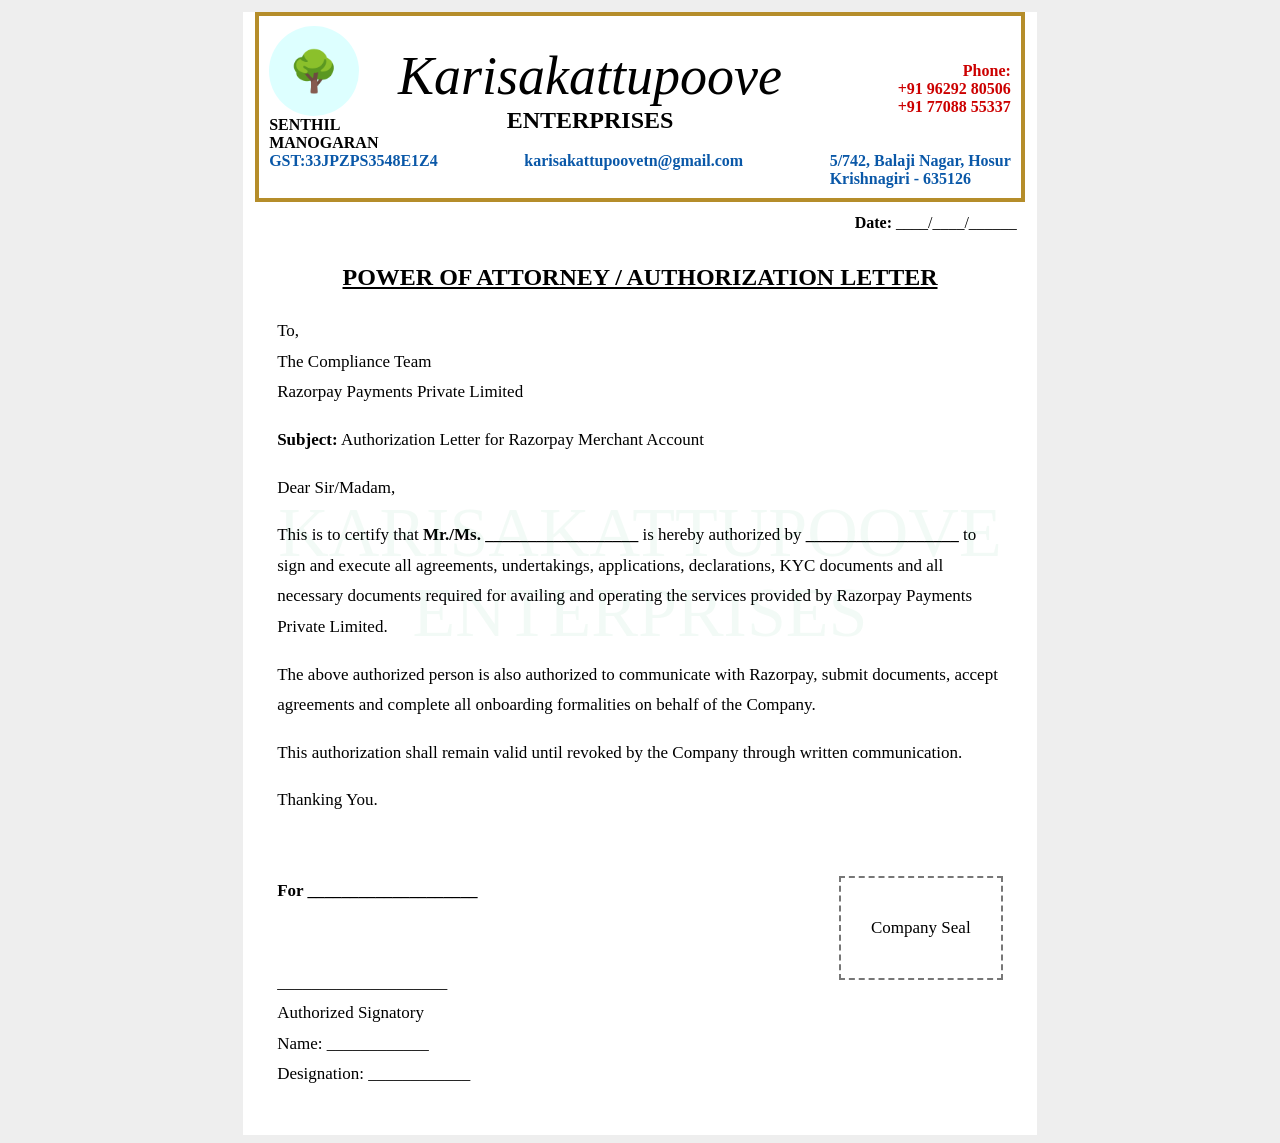
<file: images/filess/Karisakattupoove_LetterPad_Razorpay.html>
<!DOCTYPE html><html><head><meta charset="UTF-8"><title>Letterpad</title>
<style>@page{size:A4;margin:12mm}body{background:#eee;font-family:'Times New Roman',serif}
.page{width:210mm;min-height:297mm;background:#fff;margin:auto;position:relative}
.header{border:4px solid #b58d2a;margin:12px;padding:10px;display:grid;grid-template-columns:120px 1fr 220px;align-items:center}
.logo{width:90px;height:90px;border-radius:50%;background:#dff;display:flex;align-items:center;justify-content:center;font-size:40px}
.brand{text-align:center}.brand h1{margin:0;font-size:54px;font-style:italic;font-weight:400}.brand h2{margin:0}
.right{text-align:right;color:#c00;font-weight:bold}.info{grid-column:1/4;display:flex;justify-content:space-between;color:#0a58a8;font-weight:bold}
.content{padding:24px 34px;line-height:1.8;font-size:17px}.title{text-align:center;text-decoration:underline;font-size:24px;font-weight:bold}
.sig{display:flex;justify-content:space-between;margin-top:60px}.stamp{width:160px;height:100px;border:2px dashed #777;display:flex;align-items:center;justify-content:center}
.watermark{position:absolute;left:50%;top:50%;transform:translate(-50%,-50%);font-size:70px;color:rgba(0,150,80,.05);text-align:center}
.date{text-align:right;padding:0 20px}</style></head><body>
<div class='page'><div class='header'>
<div><div class='logo'>🌳</div><b>SENTHIL MANOGARAN</b></div>
<div class='brand'><h1>Karisakattupoove</h1><h2>ENTERPRISES</h2></div>
<div class='right'>Phone:<br>+91 96292 80506<br>+91 77088 55337</div>
<div class='info'><span>GST:33JPZPS3548E1Z4</span><span>karisakattupoovetn@gmail.com</span><span>5/742, Balaji Nagar, Hosur<br>Krishnagiri - 635126</span></div>
</div>
<div class='date'><b>Date:</b> ____/____/______</div>
<div class='watermark'>KARISAKATTUPOOVE<br>ENTERPRISES</div>
<div class='content'>
<div class='title'>POWER OF ATTORNEY / AUTHORIZATION LETTER</div>
<p>To,<br>The Compliance Team<br>Razorpay Payments Private Limited</p>
<p><b>Subject:</b> Authorization Letter for Razorpay Merchant Account</p>
<p>Dear Sir/Madam,</p>
<p>This is to certify that <b>Mr./Ms. __________________</b> is hereby authorized by <b>__________________</b> to sign and execute all agreements, undertakings, applications, declarations, KYC documents and all necessary documents required for availing and operating the services provided by Razorpay Payments Private Limited.</p>
<p>The above authorized person is also authorized to communicate with Razorpay, submit documents, accept agreements and complete all onboarding formalities on behalf of the Company.</p>
<p>This authorization shall remain valid until revoked by the Company through written communication.</p>
<p>Thanking You.</p>
<div class='sig'><div><b>For ____________________</b><br><br><br>____________________<br>Authorized Signatory<br>Name: ____________<br>Designation: ____________</div><div class='stamp'>Company Seal</div></div>
</div></div></body></html>
</file>
<file: css/style.css>
/* ===================================================================
   KARISAKATTU POOVE TRUST — Environmental & Social NGO, Hosur, TN
   Aesthetic: Premium, nature-inspired, editorial. Forest green +
   warm gold. Generous white space, soft shadows, frosted glass.
   Fonts: Poppins (display) + Inter (body)
   Author: built as a single, hand-tuned design system.
   =================================================================== */

/* ---------- Design Tokens ---------- */
:root{
  /* Brand */
  --green-900:#143a18;
  --green-800:#1b5e20;
  --green-700:#2e7d32;   /* primary */
  --green-600:#388e3c;
  --green-500:#43a047;   /* secondary */
  --green-400:#66bb6a;
  --green-100:#e8f5e9;   /* light green */
  --green-050:#f3faf3;

  --gold-600:#f57f17;
  --gold-500:#f9a825;    /* accent */
  --gold-300:#ffd54f;

  /* Surfaces (light) */
  --bg:#ffffff;
  --bg-soft:#f6faf6;     /* alternating band */
  --bg-tint:#e8f5e9;
  --card:#ffffff;
  --line:#e6ece7;
  --ink:#111827;         /* dark text */
  --ink-soft:#374151;
  --muted:#6b7280;       /* gray text */
  --on-dark:#f3faf3;

  /* Effects */
  --shadow-xs:0 1px 2px rgba(17,24,39,.05);
  --shadow-sm:0 2px 8px rgba(20,58,24,.06),0 1px 2px rgba(20,58,24,.04);
  --shadow-md:0 14px 38px -16px rgba(20,58,24,.22);
  --shadow-lg:0 30px 70px -28px rgba(20,58,24,.32);
  --glass:saturate(160%) blur(14px);

  --r-sm:12px;
  --r-md:18px;
  --r-lg:26px;
  --r-xl:34px;
  --r-pill:999px;

  --maxw:1200px;
  --gap:clamp(20px,4vw,40px);
  --ease:cubic-bezier(.22,.61,.36,1);
  --ease-out:cubic-bezier(.16,1,.3,1);

  --ff-display:"Poppins","Segoe UI",sans-serif;
  --ff-body:"Inter","Segoe UI",sans-serif;

  --nav-h:74px;
  color-scheme:light;
}

/* ---------- Dark mode ---------- */
[data-theme="dark"]{
  --bg:#0c130d;
  --bg-soft:#101a12;
  --bg-tint:#13231a;
  --card:#132016;
  --line:#22332699;
  --ink:#eef5ef;
  --ink-soft:#cdd9cf;
  --muted:#94a79a;
  --green-100:#13231a;
  --green-050:#101a12;
  --shadow-sm:0 2px 10px rgba(0,0,0,.4);
  --shadow-md:0 16px 40px -16px rgba(0,0,0,.6);
  --shadow-lg:0 30px 70px -28px rgba(0,0,0,.7);
  color-scheme:dark;
}

/* ---------- Reset ---------- */
*,*::before,*::after{box-sizing:border-box;margin:0;padding:0}
html{scroll-behavior:smooth;-webkit-text-size-adjust:100%}
body{
  font-family:var(--ff-body);
  color:var(--ink);
  background:var(--bg);
  line-height:1.7;
  font-size:16.5px;
  overflow-x:hidden;
  -webkit-font-smoothing:antialiased;
  transition:background .4s var(--ease),color .4s var(--ease);
}
img{max-width:100%;display:block}
a{color:inherit;text-decoration:none}
ul{list-style:none}
button{font-family:inherit;cursor:pointer;border:none;background:none;color:inherit}
input,textarea,select{font-family:inherit;font-size:1rem}
section{position:relative}
::selection{background:var(--green-500);color:#fff}

@media (prefers-reduced-motion:reduce){
  *{animation-duration:.001ms!important;transition-duration:.001ms!important;scroll-behavior:auto!important}
}

/* ---------- Typography ---------- */
h1,h2,h3,h4{font-family:var(--ff-display);font-weight:700;line-height:1.1;letter-spacing:-.02em;color:var(--ink)}
h1{font-size:clamp(2.6rem,6.5vw,5rem);font-weight:800;letter-spacing:-.035em}
h2{font-size:clamp(2rem,4.2vw,3.2rem)}
h3{font-size:clamp(1.25rem,2.2vw,1.6rem)}
h4{font-size:1.05rem;font-weight:600}
p{color:var(--ink-soft)}
strong{color:var(--ink)}
.lead{font-size:clamp(1.05rem,1.6vw,1.3rem);color:var(--muted);line-height:1.75}

.container{max-width:var(--maxw);margin:0 auto;padding:0 var(--gap);position:relative;z-index:1}
.narrow{max-width:760px;margin-inline:auto}

/* Section rhythm */
.section{padding:clamp(64px,9vw,128px) 0}
.section.tight{padding:clamp(48px,6vw,80px) 0}
.section.soft{background:var(--bg-soft)}
.section.tint{background:var(--green-100)}

/* Eyebrow / kicker */
.kicker{
  display:inline-flex;align-items:center;gap:9px;
  font-family:var(--ff-display);font-weight:600;font-size:.78rem;
  letter-spacing:.18em;text-transform:uppercase;color:var(--green-700);
  margin-bottom:18px;
}
[data-theme="dark"] .kicker{color:var(--green-400)}
.kicker::before{content:"";width:26px;height:2px;background:var(--gold-500);border-radius:2px}

.section-head{max-width:680px;margin-bottom:clamp(34px,5vw,60px)}
.section-head.center{margin-inline:auto;text-align:center}
.section-head.center .kicker{justify-content:center}
.section-head p{margin-top:16px;font-size:1.08rem;color:var(--muted)}

/* ---------- Buttons ---------- */
.btn{
  display:inline-flex;align-items:center;justify-content:center;gap:10px;
  font-family:var(--ff-display);font-weight:600;font-size:.97rem;
  padding:14px 28px;border-radius:var(--r-pill);cursor:pointer;
  transition:transform .35s var(--ease),box-shadow .35s var(--ease),background .3s,color .3s;
  white-space:nowrap;line-height:1;
}
.btn svg{width:18px;height:18px}
.btn-primary{background:var(--green-700);color:#fff;box-shadow:0 12px 26px -12px rgba(46,125,50,.7)}
.btn-primary:hover{background:var(--green-800);transform:translateY(-3px);box-shadow:0 18px 34px -12px rgba(46,125,50,.75)}
.btn-gold{background:var(--gold-500);color:#3a2700;box-shadow:0 12px 26px -12px rgba(249,168,37,.7)}
.btn-gold:hover{background:var(--gold-600);color:#fff;transform:translateY(-3px)}
/* tactile press feedback on every button */
.btn:active{transform:scale(.95)}
/* Register button: gentle attention "breathing" glow (inner glow stays
   visible even though the slider track clips outer shadows) + press feel */
.btn.js-register{position:relative;cursor:pointer;animation:reg-pulse 2s ease-in-out infinite}
.btn.js-register:hover{animation-play-state:paused}
.btn.js-register:active{transform:scale(.93)}
@keyframes reg-pulse{
  0%,100%{box-shadow:0 12px 26px -12px rgba(46,125,50,.7),inset 0 0 0 0 rgba(255,255,255,0)}
  50%{box-shadow:0 14px 30px -10px rgba(46,125,50,.85),0 0 16px 1px rgba(67,160,71,.5),inset 0 0 16px 1px rgba(255,255,255,.28)}
}
@media (prefers-reduced-motion:reduce){.btn.js-register{animation:none}}
.btn-ghost{background:transparent;color:var(--ink);border:1.5px solid var(--line)}
.btn-ghost:hover{border-color:var(--green-500);color:var(--green-700);transform:translateY(-3px)}
.btn-light{background:rgba(255,255,255,.14);color:#fff;border:1.5px solid rgba(255,255,255,.4);backdrop-filter:var(--glass)}
.btn-light:hover{background:#fff;color:var(--green-800);transform:translateY(-3px)}
.btn-white{background:#fff;color:var(--green-800)}
.btn-white:hover{transform:translateY(-3px);box-shadow:var(--shadow-md)}
.btn-lg{padding:17px 34px;font-size:1.02rem}
.btn-block{width:100%}

.text-link{display:inline-flex;align-items:center;gap:7px;font-family:var(--ff-display);font-weight:600;color:var(--green-700);transition:gap .3s var(--ease)}
[data-theme="dark"] .text-link{color:var(--green-400)}
.text-link svg{width:16px;height:16px;transition:transform .3s var(--ease)}
.text-link:hover{gap:12px}
.text-link:hover svg{transform:translateX(2px)}

/* ===================================================================
   LOADER
   =================================================================== */
#loader{
  position:fixed;inset:0;z-index:9999;display:grid;place-items:center;
  background:var(--bg);transition:opacity .6s var(--ease),visibility .6s;
}
#loader.done{opacity:0;visibility:hidden;pointer-events:none}
.loader-mark{display:flex;flex-direction:column;align-items:center;gap:18px}
.loader-leaf{width:54px;height:54px;color:var(--green-600);animation:sprout 1.4s var(--ease) infinite alternate}
.loader-logo{width:68px;height:68px;object-fit:contain;animation:sprout 1.4s var(--ease) infinite alternate}
.loader-mark span{font-family:var(--ff-display);font-weight:600;letter-spacing:.25em;font-size:.72rem;text-transform:uppercase;color:var(--muted)}
@keyframes sprout{from{transform:scale(.78) rotate(-8deg);opacity:.55}to{transform:scale(1) rotate(0);opacity:1}}

/* ===================================================================
   HEADER / NAV
   =================================================================== */
header.site{
  position:fixed;top:0;left:0;right:0;z-index:1000;
  height:var(--nav-h);display:flex;align-items:center;
  transition:background .4s var(--ease),box-shadow .4s var(--ease),height .4s var(--ease);
}
header.site .container{display:flex;align-items:center;justify-content:space-between;gap:24px;width:100%}
header.site.scrolled{
  background:color-mix(in srgb,var(--bg) 82%,transparent);
  backdrop-filter:var(--glass);box-shadow:0 1px 0 var(--line),var(--shadow-xs);
  height:64px;
}
.brand{display:flex;align-items:center;gap:12px;font-family:var(--ff-display);font-weight:700;color:var(--ink);z-index:2}
.brand .logo{
  width:42px;height:42px;border-radius:13px;display:grid;place-items:center;flex:none;overflow:hidden;
  background:#fff;color:#fff;box-shadow:var(--shadow-sm);padding:3px;
}
.brand .logo svg{width:24px;height:24px}
.brand .logo img{width:100%;height:100%;object-fit:contain;display:block}
.brand-logo{height:46px;width:auto;aspect-ratio:987 / 231;display:block;flex:none;transition:height .4s var(--ease)}
header.site.scrolled .brand-logo{height:40px}
/* the dark-green wordmark needs a light backing to stay legible over the dark hero imagery */
.brand-logo{background:rgba(255,255,255,.92);border-radius:28px;padding:5px 16px 5px 6px;box-shadow:0 2px 10px rgba(0,0,0,.12)}
@media (max-width:560px){.brand-logo{height:38px}}
.brand b{font-size:1.04rem;line-height:1.05;display:block;letter-spacing:-.01em}
.brand small{display:block;font-family:var(--ff-body);font-weight:500;font-size:.68rem;letter-spacing:.16em;text-transform:uppercase;color:var(--muted)}

/* hero overlay nav (transparent over dark hero) */
header.site:not(.scrolled) .brand b,
header.site:not(.scrolled) .menu > li > a{color:#fff}
header.site:not(.scrolled) .brand small{color:rgba(255,255,255,.72)}
header.site:not(.scrolled) .icon-btn{color:#fff;border-color:rgba(255,255,255,.3)}
body.no-hero header.site{position:sticky;background:var(--bg);box-shadow:0 1px 0 var(--line)}
body.no-hero header.site .brand b,body.no-hero header.site .menu>li>a{color:var(--ink)}
body.no-hero header.site .brand small{color:var(--muted)}
body.no-hero header.site .icon-btn{color:var(--ink);border-color:var(--line)}

nav.primary{display:flex;align-items:center;gap:6px}
.menu{display:flex;align-items:center;gap:4px}
.menu>li>a{
  display:inline-block;padding:10px 15px;border-radius:var(--r-pill);
  font-family:var(--ff-display);font-weight:500;font-size:.94rem;color:var(--ink-soft);
  transition:color .25s,background .25s;position:relative;
}
.menu>li>a:hover,.menu>li>a.active{color:var(--green-700);background:color-mix(in srgb,var(--green-100) 70%,transparent)}
header.site:not(.scrolled) .menu>li>a:hover,header.site:not(.scrolled) .menu>li>a.active{color:#fff;background:rgba(255,255,255,.16)}

.nav-actions{display:flex;align-items:center;gap:10px}
.icon-btn{
  width:42px;height:42px;border-radius:50%;display:grid;place-items:center;flex:none;
  border:1.5px solid var(--line);color:var(--ink);transition:transform .3s var(--ease),border-color .3s,background .3s;
}
.icon-btn:hover{transform:translateY(-2px);border-color:var(--green-500);color:var(--green-700)}
.icon-btn svg{width:19px;height:19px}
.lang-toggle{width:auto!important;padding:0 14px;border-radius:var(--r-pill)!important;font-family:var(--ff-display);font-weight:600;font-size:.82rem;letter-spacing:.02em}
.theme-toggle .moon{display:none}
[data-theme="dark"] .theme-toggle .sun{display:none}
[data-theme="dark"] .theme-toggle .moon{display:block}

.burger{display:none;width:46px;height:46px;border-radius:13px;flex-direction:column;gap:5px;align-items:center;justify-content:center;z-index:2}
.burger span{width:22px;height:2px;background:currentColor;border-radius:2px;transition:transform .35s var(--ease),opacity .25s}
header.site:not(.scrolled) .burger{color:#fff}

/* mobile menu */
.nav-panel-head,.nav-panel-foot{display:none}
.nav-overlay{position:fixed;inset:0;background:rgba(8,20,10,.55);opacity:0;visibility:hidden;transition:.35s;z-index:1000;backdrop-filter:blur(4px)}

@media (max-width:980px){
  .burger{display:flex}
  nav.primary{
    position:fixed;top:0;right:0;height:100dvh;width:min(86vw,348px);z-index:1001;
    background:var(--bg);display:flex;flex-direction:column;align-items:stretch;
    padding:0;gap:0;overflow-y:auto;
    transform:translateX(100%);transition:transform .42s var(--ease-out);box-shadow:var(--shadow-lg);
  }
  body.nav-open{overflow:hidden}
  body.nav-open nav.primary{transform:translateX(0)}
  body.nav-open .nav-overlay{opacity:1;visibility:visible}

  /* panel header (injected): brand + close */
  .nav-panel-head{display:flex;align-items:center;justify-content:space-between;gap:12px;padding:15px 18px;border-bottom:1px solid var(--line)}
  .nav-panel-head .brand b{color:var(--ink)!important;font-size:1rem}
  .nav-panel-head .brand small{color:var(--muted)!important}
  .nav-close{width:42px;height:42px;border-radius:50%;display:grid;place-items:center;border:1.5px solid var(--line);color:var(--ink);flex:none;transition:.25s}
  .nav-close:hover{background:var(--green-100);border-color:var(--green-500);color:var(--green-700)}
  .nav-close svg{width:18px;height:18px}

  /* links */
  .menu{flex-direction:column;align-items:stretch;gap:3px;width:100%;padding:14px}
  .menu>li{opacity:0;transform:translateX(18px);animation:navItemIn .45s var(--ease-out) forwards}
  body:not(.nav-open) .menu>li{animation:none;opacity:1;transform:none}
  .menu>li:nth-child(1){animation-delay:.05s}
  .menu>li:nth-child(2){animation-delay:.10s}
  .menu>li:nth-child(3){animation-delay:.15s}
  .menu>li:nth-child(4){animation-delay:.20s}
  .menu>li:nth-child(5){animation-delay:.25s}
  .menu>li:nth-child(6){animation-delay:.30s}
  .menu>li:nth-child(7){animation-delay:.35s}
  .menu>li>a,header.site:not(.scrolled) .menu>li>a{
    display:flex;align-items:center;justify-content:space-between;
    color:var(--ink)!important;font-size:1.05rem;font-weight:500;padding:14px 16px;border-radius:13px;
  }
  .menu>li>a::after{content:"";width:8px;height:8px;border-right:2px solid var(--muted);border-bottom:2px solid var(--muted);transform:rotate(-45deg);opacity:.45;transition:.25s}
  .menu>li>a:hover,.menu>li>a.active{background:var(--green-100);color:var(--green-800)!important}
  .menu>li>a:hover::after,.menu>li>a.active::after{border-color:var(--green-700);opacity:1;transform:rotate(-45deg) translate(2px,-2px)}

  /* panel footer (injected): donate + social */
  .nav-panel-foot{display:flex;flex-direction:column;gap:16px;margin-top:auto;padding:18px;border-top:1px solid var(--line)}
  .nav-panel-foot .social{display:flex;gap:10px;justify-content:center}
  .nav-panel-foot .social a{width:42px;height:42px;border-radius:12px;display:grid;place-items:center;background:var(--bg-soft);border:1px solid var(--line);color:var(--ink-soft);transition:.25s}
  .nav-panel-foot .social a:hover{background:var(--green-100);color:var(--green-700)}
  .nav-panel-foot .social svg{width:18px;height:18px}

  .nav-actions .btn{display:none}
  body.nav-open .burger span:nth-child(1){transform:translateY(7px) rotate(45deg)}
  body.nav-open .burger span:nth-child(2){opacity:0}
  body.nav-open .burger span:nth-child(3){transform:translateY(-7px) rotate(-45deg)}
}
@keyframes navItemIn{to{opacity:1;transform:none}}

/* ===================================================================
   HERO
   =================================================================== */
.hero{position:relative;min-height:92svh;display:flex;align-items:center;overflow:hidden;isolation:isolate}
.hero-bg{position:absolute;inset:0;z-index:-2}
.hero-bg img,.hero-bg video{width:100%;height:100%;object-fit:cover;object-position:center bottom;will-change:transform}
.hero-bg::after{
  content:"";position:absolute;inset:0;
  background:
    linear-gradient(180deg,rgba(6,22,10,.25) 0%,rgba(6,22,10,0) 35%,rgba(6,22,10,.15) 100%),
    linear-gradient(105deg,rgba(7,24,11,.62) 0%,rgba(9,30,13,.34) 45%,rgba(12,40,18,.1) 100%);
}
.hero-content{padding:calc(var(--nav-h) + 28px) 0 88px;max-width:760px}
.hero .kicker{color:var(--gold-300)}
.hero .kicker::before{background:var(--gold-300)}
.hero h1{color:#fff;margin-bottom:14px}
.hero-slogan{font-family:var(--ff-display);font-weight:700;font-size:clamp(1.25rem,3vw,1.85rem);color:var(--gold-300);margin:0 0 20px;letter-spacing:.005em;line-height:1.3;text-shadow:0 2px 14px rgba(0,0,0,.4)}
.hero h1 .grad{
  background:linear-gradient(120deg,var(--gold-300),var(--green-400));
  -webkit-background-clip:text;background-clip:text;-webkit-text-fill-color:transparent;
}
.hero p{color:rgba(255,255,255,.9);font-size:clamp(1.05rem,1.7vw,1.35rem);max-width:560px;margin-bottom:34px}
.hero-cta{display:flex;flex-wrap:wrap;gap:14px}
.hero-stats{display:none}
.hero-stats .hs b{display:block;font-family:var(--ff-display);font-weight:800;font-size:1.9rem;color:#fff;line-height:1}
.hero-stats .hs span{font-size:.85rem;color:rgba(255,255,255,.7)}

/* floating leaves */
.leaves{position:absolute;inset:0;z-index:-1;overflow:hidden;pointer-events:none}
.leaf{position:absolute;color:rgba(120,200,130,.5);opacity:0;animation:floatLeaf linear infinite}
.leaf svg{width:100%;height:100%}
@keyframes floatLeaf{
  0%{transform:translateY(-8vh) translateX(0) rotate(0);opacity:0}
  10%{opacity:.8}
  90%{opacity:.7}
  100%{transform:translateY(110vh) translateX(40px) rotate(320deg);opacity:0}
}

/* scroll indicator */
.scroll-ind{display:none}
.scroll-ind span{font-size:.7rem;letter-spacing:.2em;text-transform:uppercase}
.scroll-ind .mouse{width:24px;height:38px;border:2px solid rgba(255,255,255,.6);border-radius:14px;position:relative}
.scroll-ind .mouse::after{content:"";position:absolute;top:7px;left:50%;width:4px;height:7px;background:#fff;border-radius:2px;transform:translateX(-50%);animation:wheel 1.6s var(--ease) infinite}
@keyframes wheel{0%{opacity:0;transform:translate(-50%,0)}40%{opacity:1}100%{opacity:0;transform:translate(-50%,12px)}}

/* page hero (inner pages) */
.page-hero{position:relative;padding:calc(var(--nav-h) + 70px) 0 70px;overflow:hidden;isolation:isolate;text-align:center}
.page-hero::before{content:"";position:absolute;inset:0;z-index:-2}
.page-hero img{position:absolute;inset:0;width:100%;height:100%;object-fit:cover;z-index:-3}
.page-hero::after{content:"";position:absolute;inset:0;z-index:-2;background:linear-gradient(180deg,rgba(8,28,12,.78),rgba(12,40,18,.72))}
.page-hero .kicker{color:var(--gold-300);justify-content:center}
.page-hero .kicker::before{background:var(--gold-300)}
.page-hero h1{color:#fff;font-size:clamp(2.4rem,5vw,3.8rem)}
.page-hero p{color:rgba(255,255,255,.88);max-width:620px;margin:16px auto 0;font-size:1.1rem}
/* compact hero — used on pages where the first section should be visible immediately (Events) */
.page-hero.compact{padding:calc(var(--nav-h) + 34px) 0 34px}
.page-hero.compact h1{font-size:clamp(1.8rem,4vw,2.6rem)}
.page-hero.compact p{display:none}
.section.tight-top{padding-top:clamp(30px,4vw,48px)}
.section.tight-top .section-head{margin-bottom:clamp(20px,3vw,32px)}
.crumbs{display:flex;gap:8px;justify-content:center;margin-top:22px;color:rgba(255,255,255,.7);font-size:.86rem}
.crumbs a:hover{color:#fff}

/* ===================================================================
   IMPACT / STAT CARDS
   =================================================================== */
.impact-grid{display:grid;grid-template-columns:repeat(5,1fr);gap:18px}
.stat-card{
  position:relative;overflow:hidden;
  background:linear-gradient(165deg,var(--card),var(--green-050));
  border:1px solid var(--line);border-radius:var(--r-lg);
  padding:34px 22px 30px;text-align:center;box-shadow:var(--shadow-sm);
  transition:transform .4s var(--ease),box-shadow .4s var(--ease),border-color .4s var(--ease);
}
/* green->gold accent bar on the top edge */
.stat-card::before{
  content:"";position:absolute;top:0;left:0;right:0;height:4px;
  background:linear-gradient(90deg,var(--green-500),var(--gold-500));
}
.stat-card:hover{transform:translateY(-6px);box-shadow:0 22px 50px -18px rgba(43,140,60,.45);border-color:transparent}
.stat-card .ico{
  width:58px;height:58px;margin:0 auto 16px;border-radius:18px;display:grid;place-items:center;
  background:var(--green-100);color:var(--green-700);
  box-shadow:0 0 0 6px rgba(67,160,71,.08),0 8px 20px -8px rgba(67,160,71,.5);
  transition:transform .4s var(--ease),box-shadow .4s var(--ease);
}
[data-theme="dark"] .stat-card .ico{background:var(--bg-tint);color:var(--green-400);box-shadow:0 0 0 6px rgba(102,187,106,.06),0 8px 22px -8px rgba(102,187,106,.4)}
.stat-card:hover .ico{transform:translateY(-2px) scale(1.06);box-shadow:0 0 0 7px rgba(67,160,71,.14),0 12px 26px -8px rgba(67,160,71,.6)}
.stat-card .ico svg{width:28px;height:28px}
.stat-card .num{font-family:var(--ff-display);font-weight:800;font-size:clamp(1.9rem,3vw,2.6rem);color:var(--ink);line-height:1}
.stat-card .num .plus{color:var(--gold-500)}
.stat-card .num.num-wide{font-size:clamp(1.5rem,2.35vw,2.15rem);letter-spacing:-.02em;white-space:nowrap;font-variant-numeric:tabular-nums}

.stat-card .lbl{margin-top:8px;color:var(--muted);font-size:.92rem;font-weight:500}
.stat-card .stat-note{margin-top:8px;font-size:.75rem;color:var(--green-700);font-weight:600;line-height:1.35}
[data-theme="dark"] .stat-card .stat-note{color:var(--green-400)}
@media (max-width:920px){.impact-grid{grid-template-columns:repeat(2,1fr)}}
@media (max-width:480px){.impact-grid{grid-template-columns:1fr}}

/* lift the impact band over the wave */
.impact-band{margin-top:0;position:relative;z-index:3}

/* ===================================================================
   ABOUT / SPLIT
   =================================================================== */
.split{display:grid;grid-template-columns:1.05fr 1fr;gap:clamp(36px,5vw,72px);align-items:center}
.split.reverse .split-media{order:2}
.split-media{position:relative}
.split-media .frame{border-radius:var(--r-xl);overflow:hidden;box-shadow:var(--shadow-lg)}
.split-media .frame img{width:100%;height:100%;object-fit:cover;aspect-ratio:5/5.6}
/* document/certificate images: show in full, no crop */
.split-media .frame.frame-doc{box-shadow:var(--shadow-lg);background:var(--bg-soft)}
.split-media .frame.frame-doc img{aspect-ratio:auto;height:auto;object-fit:contain}
.split-media .badge{
  position:absolute;background:var(--card);border:1px solid var(--line);border-radius:var(--r-md);
  box-shadow:var(--shadow-md);padding:16px 20px;display:flex;align-items:center;gap:14px;
}
.split-media .badge.b1{left:-22px;bottom:34px}
.split-media .badge .b-ico{width:44px;height:44px;border-radius:12px;background:var(--gold-500);color:#3a2700;display:grid;place-items:center;flex:none}
.split-media .badge b{font-family:var(--ff-display);font-size:1.4rem;display:block;line-height:1}
.split-media .badge span{font-size:.8rem;color:var(--muted)}
.split-body h2{margin-bottom:18px}
.mv-list{display:grid;gap:16px;margin-top:26px}
.mv-item{display:flex;gap:16px;padding:18px;border-radius:var(--r-md);background:var(--bg-soft);border:1px solid var(--line);transition:transform .35s var(--ease)}
.mv-item:hover{transform:translateX(5px)}
.mv-item .mv-ico{width:46px;height:46px;border-radius:12px;flex:none;display:grid;place-items:center;background:var(--green-100);color:var(--green-700)}
[data-theme="dark"] .mv-item .mv-ico{background:var(--bg-tint);color:var(--green-400)}
.mv-item h4{margin-bottom:4px}
.mv-item p{font-size:.94rem;margin:0}
@media (max-width:860px){.split{grid-template-columns:1fr}.split.reverse .split-media{order:0}.split-media .frame img{aspect-ratio:16/11}.split-media .frame.frame-doc img{aspect-ratio:auto}.split-media .badge.b1{left:14px}}

/* ===================================================================
   ACTIVITY / PROJECT CARDS
   =================================================================== */
.cards-grid{display:grid;grid-template-columns:repeat(3,1fr);gap:26px}
@media (max-width:900px){.cards-grid{grid-template-columns:repeat(2,1fr)}}
@media (max-width:600px){.cards-grid{grid-template-columns:1fr}}

.project-card{
  background:var(--card);border:1px solid var(--line);border-radius:var(--r-lg);overflow:hidden;
  box-shadow:var(--shadow-sm);transition:transform .45s var(--ease),box-shadow .45s var(--ease);
  display:flex;flex-direction:column;
}
.project-card:hover{transform:translateY(-8px);box-shadow:var(--shadow-lg)}
.project-card .pc-media{position:relative;aspect-ratio:16/11;overflow:hidden}
.project-card .pc-media img{width:100%;height:100%;object-fit:cover;transition:transform .8s var(--ease)}
.project-card:hover .pc-media img{transform:scale(1.08)}
.project-card .tag{
  position:absolute;top:14px;left:14px;z-index:2;
  background:color-mix(in srgb,var(--bg) 88%,transparent);backdrop-filter:var(--glass);
  color:var(--green-700);font-family:var(--ff-display);font-weight:600;font-size:.74rem;
  letter-spacing:.04em;padding:7px 13px;border-radius:var(--r-pill);box-shadow:var(--shadow-xs);
}
.project-card .pc-body{padding:24px;display:flex;flex-direction:column;gap:12px;flex:1}
.project-card .pc-body h3{font-size:1.28rem}
.project-card .pc-body p{font-size:.96rem;flex:1}
.project-card .pc-body .text-link{margin-top:4px}

/* ===================================================================
   WHY US / FEATURE GRID
   =================================================================== */
.feature-grid{display:grid;grid-template-columns:repeat(3,1fr);gap:22px}
@media (max-width:900px){.feature-grid{grid-template-columns:repeat(2,1fr)}}
@media (max-width:560px){.feature-grid{grid-template-columns:1fr}}
.feature{padding:30px;border-radius:var(--r-lg);background:var(--card);border:1px solid var(--line);transition:transform .4s var(--ease),box-shadow .4s var(--ease)}
.feature:hover{transform:translateY(-5px);box-shadow:var(--shadow-md)}
.feature .f-ico{width:52px;height:52px;border-radius:15px;display:grid;place-items:center;margin-bottom:18px;background:linear-gradient(140deg,var(--green-500),var(--green-700));color:#fff;box-shadow:0 10px 22px -10px rgba(46,125,50,.6)}
.feature .f-ico svg{width:25px;height:25px}
.feature h3{font-size:1.18rem;margin-bottom:8px}
.feature p{font-size:.95rem;margin:0}

/* ===================================================================
   GALLERY (masonry) + LIGHTBOX
   =================================================================== */
.gallery-filters{display:flex;flex-wrap:wrap;gap:10px;justify-content:center;margin-bottom:36px}
.filter-btn{
  padding:9px 19px;border-radius:var(--r-pill);font-family:var(--ff-display);font-weight:500;font-size:.9rem;
  background:var(--bg-soft);border:1px solid var(--line);color:var(--ink-soft);transition:.3s;
}
.filter-btn:hover{border-color:var(--green-500);color:var(--green-700)}
.filter-btn.active{background:var(--green-700);color:#fff;border-color:var(--green-700)}

.masonry{columns:3;column-gap:18px}
@media (max-width:860px){.masonry{columns:2}}
@media (max-width:520px){.masonry{columns:1}}
.masonry .g-item{
  break-inside:avoid;margin-bottom:18px;border-radius:var(--r-md);overflow:hidden;position:relative;
  cursor:zoom-in;box-shadow:var(--shadow-sm);transition:transform .4s var(--ease),box-shadow .4s var(--ease),opacity .4s;
}
.masonry .g-item img{width:100%;transition:transform .8s var(--ease)}
.masonry .g-item:hover{box-shadow:var(--shadow-md)}
.masonry .g-item:hover img{transform:scale(1.07)}
.masonry .g-item::after{
  content:attr(data-cap);position:absolute;left:0;right:0;bottom:0;padding:30px 16px 14px;color:#fff;
  font-family:var(--ff-display);font-weight:500;font-size:.9rem;
  background:linear-gradient(transparent,rgba(8,20,10,.8));opacity:0;transform:translateY(8px);transition:.4s;
}
.masonry .g-item:hover::after{opacity:1;transform:translateY(0)}
.masonry .g-item.hide{display:none}
.masonry .g-item .play-badge{position:absolute;left:50%;top:50%;transform:translate(-50%,-50%);width:62px;height:62px;border-radius:50%;background:rgba(255,255,255,.92);display:grid;place-items:center;pointer-events:none;box-shadow:var(--shadow-md);transition:transform .35s var(--ease)}
.masonry .g-item:hover .play-badge{transform:translate(-50%,-50%) scale(1.08)}

/* ===================================================================
   PROJECT LEDGER TABLE
   =================================================================== */
.ledger-wrap{overflow-x:auto;border-radius:var(--r-lg);box-shadow:var(--shadow-sm);border:1px solid var(--line)}
.ledger{width:100%;border-collapse:collapse;font-size:.95rem;background:var(--card);min-width:680px}
.ledger thead th{background:var(--green-700);color:#fff;text-align:left;padding:14px 16px;font-family:var(--ff-display);font-weight:600;font-size:.82rem;letter-spacing:.04em;text-transform:uppercase}
.ledger td{padding:13px 16px;border-top:1px solid var(--line);vertical-align:top}
.ledger tbody tr:nth-child(even){background:var(--bg-soft)}
.ledger tbody tr:hover{background:var(--green-100)}
[data-theme="dark"] .ledger tbody tr:hover{background:var(--bg-tint)}
.ledger .pno{color:var(--muted);font-weight:700;font-family:var(--ff-display)}
.ledger .saplings{font-family:var(--ff-display);font-weight:700;color:var(--green-700);white-space:nowrap}
[data-theme="dark"] .ledger .saplings{color:var(--green-400)}
.ledger tfoot td{padding:16px;background:var(--green-100);font-family:var(--ff-display);font-weight:800;font-size:1.02rem}
[data-theme="dark"] .ledger tfoot td{background:var(--bg-tint)}
@media (max-width:760px){
  .ledger{min-width:0}
  .ledger thead{display:none}
  .ledger,.ledger tbody,.ledger tr,.ledger td,.ledger tfoot{display:block;width:100%}
  .ledger-wrap{overflow:visible;border:none;box-shadow:none}
  .ledger tr{border:1px solid var(--line);border-radius:var(--r-md);margin-bottom:12px;background:var(--card);box-shadow:var(--shadow-xs)}
  .ledger tbody tr:nth-child(even){background:var(--card)}
  .ledger td{border:none;padding:9px 16px;display:flex;justify-content:space-between;gap:16px;text-align:right}
  .ledger td:first-child{border-bottom:1px solid var(--line);background:var(--bg-soft);border-radius:var(--r-md) var(--r-md) 0 0}
  .ledger td::before{content:attr(data-label);font-weight:600;color:var(--muted);font-family:var(--ff-display);flex:none;text-align:left}
  .ledger tfoot td{justify-content:space-between;border-radius:var(--r-md)}
}

#lightbox{position:fixed;inset:0;z-index:2000;display:grid;place-items:center;padding:30px;background:rgba(6,16,8,.92);opacity:0;visibility:hidden;transition:.35s}
#lightbox.open{opacity:1;visibility:visible}
#lightbox img{max-width:92vw;max-height:84vh;border-radius:var(--r-md);box-shadow:var(--shadow-lg);transform:scale(.94);transition:transform .4s var(--ease)}
#lightbox.open img{transform:scale(1)}
#lightbox .lb-close,#lightbox .lb-nav{position:absolute;background:rgba(255,255,255,.12);border:1px solid rgba(255,255,255,.25);color:#fff;width:50px;height:50px;border-radius:50%;display:grid;place-items:center;backdrop-filter:blur(6px);transition:.25s}
#lightbox .lb-close:hover,#lightbox .lb-nav:hover{background:rgba(255,255,255,.25)}
#lightbox .lb-close{top:24px;right:24px}
#lightbox .lb-prev{left:24px;top:50%;transform:translateY(-50%)}
#lightbox .lb-next{right:24px;top:50%;transform:translateY(-50%)}
#lightbox .lb-cap{position:absolute;bottom:26px;left:50%;transform:translateX(-50%);color:rgba(255,255,255,.85);font-size:.92rem}
@media (max-width:600px){#lightbox .lb-nav{width:42px;height:42px}#lightbox .lb-prev{left:10px}#lightbox .lb-next{right:10px}}

/* ===================================================================
   TIMELINE
   =================================================================== */
.timeline{position:relative;max-width:860px;margin-inline:auto;padding:10px 0}
.timeline::before{content:"";position:absolute;left:50%;top:0;bottom:0;width:2px;background:linear-gradient(var(--green-400),var(--green-700));transform:translateX(-50%)}
.tl-item{position:relative;width:50%;padding:0 40px 44px;}
.tl-item:nth-child(odd){left:0;text-align:right}
.tl-item:nth-child(even){left:50%}
.tl-dot{position:absolute;top:4px;width:18px;height:18px;border-radius:50%;background:var(--gold-500);border:4px solid var(--bg);box-shadow:0 0 0 3px var(--green-400)}
.tl-item:nth-child(odd) .tl-dot{right:-9px}
.tl-item:nth-child(even) .tl-dot{left:-9px}
.tl-card{background:var(--card);border:1px solid var(--line);border-radius:var(--r-md);padding:22px;box-shadow:var(--shadow-sm);transition:transform .4s var(--ease),box-shadow .4s}
.tl-card:hover{transform:translateY(-4px);box-shadow:var(--shadow-md)}
.tl-year{font-family:var(--ff-display);font-weight:800;color:var(--green-700);font-size:1.5rem;line-height:1}
[data-theme="dark"] .tl-year{color:var(--green-400)}
.tl-card h4{margin:6px 0 6px}
.tl-card p{font-size:.92rem;margin:0}
@media (max-width:680px){
  .timeline::before{left:9px}
  .tl-item,.tl-item:nth-child(even){width:100%;left:0;text-align:left;padding:0 0 34px 38px}
  .tl-item:nth-child(odd){text-align:left}
  .tl-item:nth-child(odd) .tl-dot,.tl-item:nth-child(even) .tl-dot{left:0;right:auto}
}

/* ===================================================================
   TESTIMONIALS (slider)
   =================================================================== */
.tslider{position:relative;max-width:840px;margin-inline:auto;overflow:hidden}
.ttrack{display:flex;transition:transform .6s var(--ease-out)}
.tslide{min-width:100%;padding:8px}
.tcard{background:var(--card);border:1px solid var(--line);border-radius:var(--r-xl);padding:clamp(28px,4vw,48px);box-shadow:var(--shadow-md);text-align:center}
.tcard .quote-mark{font-family:var(--ff-display);font-size:3.2rem;line-height:.6;color:var(--green-400);height:30px}
.tcard blockquote{font-size:clamp(1.1rem,2vw,1.4rem);line-height:1.6;color:var(--ink);font-weight:500;margin:18px 0 26px}
.tcard .t-person{display:flex;align-items:center;gap:14px;justify-content:center}
.tcard .t-person img{width:56px;height:56px;border-radius:50%;object-fit:cover;border:2px solid var(--green-400)}
.tcard .t-person b{display:block;font-family:var(--ff-display);color:var(--ink)}
.tcard .t-person span{font-size:.86rem;color:var(--muted)}
.tdots{display:flex;gap:9px;justify-content:center;margin-top:26px}
.tdots button{width:10px;height:10px;border-radius:50%;background:var(--line);transition:.3s}
.tdots button.active{background:var(--green-600);width:28px;border-radius:5px}

/* ===================================================================
   PARTNERS (marquee)
   =================================================================== */
.marquee{overflow:hidden;mask:linear-gradient(90deg,transparent,#000 8%,#000 92%,transparent);-webkit-mask:linear-gradient(90deg,transparent,#000 8%,#000 92%,transparent)}
.marquee-track{display:flex;gap:60px;width:max-content;animation:scrollX 32s linear infinite}
.marquee:hover .marquee-track{animation-play-state:paused}
@keyframes scrollX{to{transform:translateX(-50%)}}
.partner-logo{display:flex;align-items:center;gap:11px;color:var(--muted);font-family:var(--ff-display);font-weight:600;font-size:1.15rem;white-space:nowrap;opacity:.78;transition:.3s}
.partner-logo:hover{opacity:1;color:var(--green-700)}
.partner-logo svg{width:30px;height:30px;flex:none}
.partner-logo img{height:46px;width:auto;max-width:170px;object-fit:contain;flex:none}
/* when a real logo image loads, hide both the monogram chip and the name */
.partner-logo img ~ .pl-mono,
.partner-logo img ~ .pl-name{display:none}
[data-theme="dark"] .partner-logo img{background:#fff;border-radius:8px;padding:5px 8px} /* keep logos visible on dark bg */
/* monogram chip (text "logo") */
.pl-mono{display:grid;place-items:center;min-width:46px;height:46px;padding:0 11px;border-radius:13px;background:var(--c,#2e7d32);color:#fff;font-family:var(--ff-display);font-weight:800;font-size:1rem;letter-spacing:.03em;flex:none;box-shadow:0 5px 14px rgba(0,0,0,.14)}

/* ===================================================================
   CTA BAND
   =================================================================== */
.cta{position:relative;overflow:hidden;isolation:isolate;color:#fff;text-align:center;border-radius:0}
.cta::before{content:"";position:absolute;inset:0;z-index:-2;background:linear-gradient(135deg,var(--green-800),var(--green-600))}
.cta img.cta-bg{position:absolute;inset:0;width:100%;height:100%;object-fit:cover;z-index:-3;opacity:.22}
.cta .container{padding-block:clamp(60px,8vw,100px)}
.cta h2{color:#fff;font-size:clamp(2rem,4.5vw,3.4rem);max-width:760px;margin-inline:auto}
.cta p{color:rgba(255,255,255,.9);max-width:560px;margin:18px auto 30px;font-size:1.1rem}
.cta-cta{display:flex;gap:14px;justify-content:center;flex-wrap:wrap}
.cta-pattern{position:absolute;inset:0;z-index:-1;opacity:.12;background-image:radial-gradient(circle,rgba(255,255,255,.7) 1.5px,transparent 1.5px);background-size:34px 34px}

/* ===================================================================
   FORMS
   =================================================================== */
.form-card{background:var(--card);border:1px solid var(--line);border-radius:var(--r-xl);padding:clamp(26px,4vw,46px);box-shadow:var(--shadow-md)}
.form-grid{display:grid;grid-template-columns:1fr 1fr;gap:18px}
.field{display:flex;flex-direction:column;gap:7px}
.field.full{grid-column:1/-1}
.field label{font-family:var(--ff-display);font-weight:500;font-size:.9rem;color:var(--ink)}
.field label .req{color:var(--gold-600)}
.field input,.field textarea,.field select{
  padding:13px 16px;border-radius:var(--r-sm);border:1.5px solid var(--line);background:var(--bg-soft);color:var(--ink);
  transition:border-color .25s,box-shadow .25s,background .25s;width:100%;
}
.field textarea{resize:vertical;min-height:130px}
.field input:focus,.field textarea:focus,.field select:focus{outline:none;border-color:var(--green-500);box-shadow:0 0 0 4px color-mix(in srgb,var(--green-400) 22%,transparent);background:var(--bg)}
.field input::placeholder,.field textarea::placeholder{color:var(--muted)}
.checks{display:flex;flex-wrap:wrap;gap:10px}
.chip-check{position:relative}
.chip-check input{position:absolute;opacity:0;pointer-events:none}
.chip-check label{
  display:inline-flex;align-items:center;gap:8px;padding:9px 16px;border-radius:var(--r-pill);
  border:1.5px solid var(--line);background:var(--bg-soft);cursor:pointer;font-size:.9rem;font-weight:500;transition:.25s;
}
.chip-check input:checked+label{background:var(--green-100);border-color:var(--green-500);color:var(--green-800)}
[data-theme="dark"] .chip-check input:checked+label{background:var(--bg-tint);color:var(--green-400)}
.form-note{font-size:.84rem;color:var(--muted);margin-top:6px}
@media (max-width:600px){.form-grid{grid-template-columns:1fr}}

.form-success{display:none;text-align:center;padding:30px}
.form-success.show{display:block;animation:pop .5s var(--ease)}
.form-success .s-ico{width:74px;height:74px;border-radius:50%;background:var(--green-100);color:var(--green-700);display:grid;place-items:center;margin:0 auto 18px}
[data-theme="dark"] .form-success .s-ico{background:var(--bg-tint);color:var(--green-400)}
.form-success .s-ico svg{width:38px;height:38px}
@keyframes pop{from{transform:scale(.9);opacity:0}to{transform:scale(1);opacity:1}}

/* ===================================================================
   DONATE
   =================================================================== */
.donate-grid{display:grid;grid-template-columns:1.1fr .9fr;gap:34px;align-items:start}
@media (max-width:880px){.donate-grid{grid-template-columns:1fr}}
.amount-grid{display:grid;grid-template-columns:repeat(3,1fr);gap:12px;margin:8px 0 4px}
.amount-btn{padding:16px 8px;border-radius:var(--r-md);border:1.5px solid var(--line);background:var(--bg-soft);font-family:var(--ff-display);font-weight:700;font-size:1.1rem;transition:.25s;text-align:center}
.amount-btn small{display:block;font-weight:500;font-size:.72rem;color:var(--muted);margin-top:3px}
.amount-btn:hover{border-color:var(--green-500)}
.amount-btn.active{background:var(--green-700);color:#fff;border-color:var(--green-700)}
.amount-btn.active small{color:rgba(255,255,255,.8)}
.donate-side{display:flex;flex-direction:column;gap:20px}
.qr-card{text-align:center}
.qr-card .qr{width:190px;height:190px;margin:0 auto 14px;border-radius:var(--r-md);background:#fff;padding:12px;box-shadow:var(--shadow-sm)}
.bank-row{display:flex;justify-content:space-between;gap:12px;padding:11px 0;border-bottom:1px dashed var(--line);font-size:.94rem}
.bank-row:last-child{border-bottom:none}
.bank-row span{color:var(--muted)}
.bank-row b{font-family:var(--ff-display)}
.progress-wrap{margin-top:10px}
.progress-bar{height:12px;border-radius:var(--r-pill);background:var(--green-100);overflow:hidden}
[data-theme="dark"] .progress-bar{background:var(--bg-tint)}
.progress-bar i{display:block;height:100%;border-radius:var(--r-pill);background:linear-gradient(90deg,var(--green-500),var(--green-700));width:0;transition:width 1.4s var(--ease-out)}
.progress-meta{display:flex;justify-content:space-between;margin-top:8px;font-size:.88rem;color:var(--muted)}
.progress-meta b{color:var(--ink);font-family:var(--ff-display)}

/* impact calculator */
.calc-out{display:grid;grid-template-columns:repeat(3,1fr);gap:14px;margin-top:18px}
.calc-out .co{background:var(--bg-soft);border:1px solid var(--line);border-radius:var(--r-md);padding:18px;text-align:center}
.calc-out .co b{display:block;font-family:var(--ff-display);font-weight:800;font-size:1.6rem;color:var(--green-700)}
[data-theme="dark"] .calc-out .co b{color:var(--green-400)}
.calc-out .co span{font-size:.82rem;color:var(--muted)}
.range-row input[type=range]{width:100%;accent-color:var(--green-600)}
@media (max-width:560px){.calc-out,.amount-grid{grid-template-columns:1fr 1fr}}

/* ===================================================================
   EVENTS
   =================================================================== */
.event-card{display:grid;grid-template-columns:120px 1fr auto;gap:22px;align-items:center;padding:22px;background:var(--card);border:1px solid var(--line);border-radius:var(--r-lg);box-shadow:var(--shadow-sm);transition:transform .35s var(--ease),box-shadow .35s}
.event-card:hover{transform:translateY(-4px);box-shadow:var(--shadow-md)}
.event-date{text-align:center;background:var(--green-100);border-radius:var(--r-md);padding:14px 10px;color:var(--green-800)}
[data-theme="dark"] .event-date{background:var(--bg-tint);color:var(--green-400)}
.event-date .d{font-family:var(--ff-display);font-weight:800;font-size:2rem;line-height:1}
.event-date .m{font-size:.78rem;letter-spacing:.12em;text-transform:uppercase}
.event-info h3{font-size:1.2rem;margin-bottom:6px}
.event-info .meta{display:flex;flex-wrap:wrap;gap:16px;color:var(--muted);font-size:.88rem;margin-top:8px}
.event-info .meta span{display:inline-flex;align-items:center;gap:6px}
.event-info .meta svg{width:15px;height:15px}
@media (max-width:680px){.event-card{grid-template-columns:88px 1fr}.event-card .btn{grid-column:1/-1}}

/* ---------- Featured event banner (nearest upcoming event) ---------- */
.event-feature{position:relative;overflow:hidden;isolation:isolate;display:grid;grid-template-columns:minmax(180px,.8fr) 2fr;align-items:center;gap:10px;color:#fff;border-radius:var(--r-xl);box-shadow:var(--shadow-md)}
.event-feature::before{content:"";position:absolute;inset:0;z-index:-2;background:linear-gradient(135deg,var(--green-900),var(--green-600))}
.event-feature::after{content:"";position:absolute;inset:0;z-index:-1;opacity:.12;background-image:radial-gradient(circle,rgba(255,255,255,.7) 1.5px,transparent 1.5px);background-size:34px 34px}
.ef-art{display:grid;place-items:center;align-self:stretch;background:rgba(255,255,255,.06);border-right:1px solid rgba(255,255,255,.12)}
.ef-tree{font-size:clamp(4rem,9vw,7.5rem);filter:drop-shadow(0 14px 24px rgba(0,0,0,.35));animation:ef-sway 5s ease-in-out infinite;transform-origin:bottom center}
@keyframes ef-sway{0%,100%{transform:rotate(-2.5deg)}50%{transform:rotate(2.5deg)}}
.ef-body{padding:clamp(26px,4vw,44px)}
.ef-top{display:flex;align-items:center;justify-content:space-between;gap:14px;margin-bottom:14px}
.ef-badge{display:inline-flex;align-items:center;gap:8px;padding:7px 15px;border-radius:var(--r-pill);background:var(--gold-500);color:#3a2700;font-size:.8rem;font-weight:700;font-family:var(--ff-display);letter-spacing:.04em;text-transform:uppercase}
.ef-date{text-align:center;background:rgba(255,255,255,.12);border:1px solid rgba(255,255,255,.2);border-radius:var(--r-md);padding:10px 16px;display:inline-flex;flex-direction:column;line-height:1}
.ef-date .d{font-family:var(--ff-display);font-weight:800;font-size:1.7rem}
.ef-date .m{font-size:.72rem;letter-spacing:.14em;text-transform:uppercase;margin-top:4px;color:var(--gold-300)}
.event-feature h3{color:#fff;font-size:clamp(1.5rem,3vw,2.2rem);margin-bottom:10px}
.event-feature p{color:rgba(255,255,255,.88);max-width:640px}
.event-feature .meta{display:flex;flex-wrap:wrap;gap:16px;color:var(--gold-300);font-size:.9rem;font-weight:600;margin-top:14px}
.event-feature .meta span{display:inline-flex;align-items:center;gap:6px}
.event-feature .meta svg{width:15px;height:15px}
.ef-countdown{display:flex;gap:12px;margin-top:22px;flex-wrap:wrap}
.ef-cd-box{min-width:70px;text-align:center;padding:12px 10px;border-radius:var(--r-md);background:rgba(255,255,255,.1);border:1px solid rgba(255,255,255,.18);backdrop-filter:blur(4px)}
.ef-cd-box .n{display:block;font-family:var(--ff-display);font-weight:800;font-size:1.7rem;line-height:1;font-variant-numeric:tabular-nums}
.ef-cd-box .l{display:block;font-size:.68rem;letter-spacing:.14em;text-transform:uppercase;margin-top:6px;color:rgba(255,255,255,.75)}
.ef-cta{display:flex;gap:14px;flex-wrap:wrap;margin-top:26px}
@media (max-width:760px){
  .event-feature{grid-template-columns:1fr}
  .ef-art{border-right:none;border-bottom:1px solid rgba(255,255,255,.12);padding:18px 0 6px}
  .ef-tree{font-size:4rem}
}
/* featured card with a real poster image: banner on top, details below */
.event-feature.has-poster{grid-template-columns:1fr;gap:0}
.event-feature.has-poster .ef-art{border-right:none;border-bottom:1px solid rgba(255,255,255,.12);padding:0}
.ef-art.has-img img{display:block;width:100%;height:auto}

/* ===================================================================
   CONTACT
   =================================================================== */
.contact-grid{display:grid;grid-template-columns:1fr 1.1fr;gap:36px;align-items:start}
@media (max-width:880px){.contact-grid{grid-template-columns:1fr}}
.contact-info{display:flex;flex-direction:column;gap:16px}
.ci-item{display:flex;gap:16px;padding:18px;border-radius:var(--r-md);background:var(--bg-soft);border:1px solid var(--line)}
.ci-item .ci-ico{width:48px;height:48px;border-radius:13px;flex:none;display:grid;place-items:center;background:var(--green-100);color:var(--green-700)}
[data-theme="dark"] .ci-item .ci-ico{background:var(--bg-tint);color:var(--green-400)}
.ci-item h4{margin-bottom:3px}
.ci-item p,.ci-item a{font-size:.95rem;color:var(--muted)}
.ci-item a:hover{color:var(--green-700)}
.map-frame{border-radius:var(--r-xl);overflow:hidden;box-shadow:var(--shadow-md);border:1px solid var(--line);line-height:0}
.map-frame iframe{width:100%;height:340px;border:0;filter:saturate(1.05)}

/* ===================================================================
   FOOTER
   =================================================================== */
footer.site{background:var(--green-900);color:var(--on-dark);padding:clamp(56px,7vw,84px) 0 0;position:relative}
[data-theme="dark"] footer.site{background:#0a120b;border-top:1px solid var(--line)}
.footer-top{display:grid;grid-template-columns:1.6fr 1fr 1fr 1.4fr;gap:38px;padding-bottom:48px;border-bottom:1px solid rgba(255,255,255,.12)}
.footer-brand .brand b,.footer-brand .brand small{color:#fff}
.footer-brand p{color:rgba(243,250,243,.7);margin:18px 0;font-size:.95rem;max-width:320px}
.social{display:flex;gap:10px}
.social a{width:40px;height:40px;border-radius:11px;display:grid;place-items:center;background:rgba(255,255,255,.08);transition:.3s}
.social a:hover{background:var(--gold-500);color:#3a2700;transform:translateY(-3px)}
.social svg{width:18px;height:18px}
.footer-col h4{color:#fff;font-size:1rem;margin-bottom:18px;font-family:var(--ff-display)}
.footer-col ul{display:flex;flex-direction:column;gap:11px}
.footer-col a,.footer-col li{color:rgba(243,250,243,.68);font-size:.93rem;transition:.25s;display:inline-flex;align-items:center;gap:9px}
.footer-col a:hover{color:var(--gold-300)}
.footer-col svg{width:15px;height:15px;flex:none;opacity:.7}
.newsletter p{color:rgba(243,250,243,.68);font-size:.93rem;margin-bottom:14px}
.nl-form{display:flex;gap:8px}
.nl-form input{flex:1;padding:12px 15px;border-radius:var(--r-pill);border:1px solid rgba(255,255,255,.16);background:rgba(255,255,255,.07);color:#fff}
.nl-form input::placeholder{color:rgba(243,250,243,.5)}
.nl-form input:focus{outline:none;border-color:var(--gold-500)}
.nl-form button{width:48px;height:48px;border-radius:50%;flex:none;background:var(--gold-500);color:#3a2700;display:grid;place-items:center;transition:.3s}
.nl-form button:hover{background:#fff;transform:scale(1.05)}
.nl-msg{font-size:.82rem;color:var(--gold-300);margin-top:8px;min-height:1em}
.footer-bottom{display:flex;justify-content:space-between;align-items:center;gap:16px;flex-wrap:wrap;padding:24px 0;color:rgba(243,250,243,.6);font-size:.86rem}
.footer-bottom a:hover{color:var(--gold-300)}
@media (max-width:860px){.footer-top{grid-template-columns:1fr 1fr}}
@media (max-width:540px){.footer-top{grid-template-columns:1fr}}

/* ===================================================================
   BACK TO TOP
   =================================================================== */
#toTop{
  position:fixed;right:22px;bottom:22px;z-index:900;width:48px;height:48px;border-radius:50%;
  background:var(--green-700);color:#fff;display:grid;place-items:center;box-shadow:var(--shadow-md);
  opacity:0;visibility:hidden;transform:translateY(14px);transition:.4s var(--ease);
}
#toTop.show{opacity:1;visibility:visible;transform:translateY(0)}
#toTop:hover{background:var(--green-800);transform:translateY(-3px)}
#toTop svg{width:20px;height:20px}
body.cta-visible #toTop{bottom:90px}

/* Floating WhatsApp contact button */
.wa-float{
  position:fixed;left:22px;bottom:22px;z-index:900;width:54px;height:54px;border-radius:50%;
  background:#25D366;color:#fff;display:grid;place-items:center;box-shadow:0 10px 26px -8px rgba(37,211,102,.7);
  transition:transform .3s var(--ease),box-shadow .3s var(--ease);
}
.wa-float:hover{transform:translateY(-3px) scale(1.05);box-shadow:0 16px 32px -8px rgba(37,211,102,.8)}
.wa-float svg{width:30px;height:30px}
.wa-float::after{
  content:"Chat with us";position:absolute;left:64px;white-space:nowrap;background:var(--ink);color:#fff;
  padding:7px 12px;border-radius:8px;font-size:.82rem;font-family:var(--ff-display);font-weight:500;
  opacity:0;transform:translateX(-6px);transition:.25s;pointer-events:none;box-shadow:var(--shadow-sm);
}
.wa-float:hover::after{opacity:1;transform:translateX(0)}
body.cta-visible .wa-float{bottom:90px}
@media (max-width:768px){.wa-float{width:50px;height:50px;left:16px;bottom:16px}.wa-float::after{display:none}body.cta-visible .wa-float{bottom:16px}}

/* ===================================================================
   STICKY BOTTOM CTA BANNER (homepage, after scroll)
   =================================================================== */
.sticky-cta{
  position:fixed;left:0;right:0;bottom:0;z-index:940;color:#fff;
  background:linear-gradient(120deg,var(--green-800),var(--green-700));
  box-shadow:0 -14px 34px -18px rgba(0,0,0,.55);
  transform:translateY(115%);transition:transform .5s var(--ease);
}
.sticky-cta.show{transform:translateY(0)}
.sticky-cta-inner{display:flex;align-items:center;gap:20px;padding:14px 0}
.sticky-cta-text{flex:1;font-size:1rem;color:rgba(255,255,255,.92)}
.sticky-cta-text b{color:#fff;font-family:var(--ff-display)}
.sticky-cta-actions{display:flex;gap:10px;flex:none}
.sticky-cta .btn-ghost{color:#fff;border-color:rgba(255,255,255,.45)}
.sticky-cta .btn-ghost:hover{background:rgba(255,255,255,.15);color:#fff;border-color:#fff}
.sticky-cta-close{flex:none;width:34px;height:34px;border-radius:50%;color:rgba(255,255,255,.85);font-size:22px;line-height:1;display:grid;place-items:center;background:rgba(255,255,255,.12);border:1px solid rgba(255,255,255,.25);transition:.2s;cursor:pointer}
.sticky-cta-close:hover{background:rgba(255,255,255,.28);color:#fff}
/* Hide the sticky CTA banner on mobile — it's distracting while scrolling */
@media (max-width:768px){
  .sticky-cta{display:none!important}
  body.cta-visible #toTop{bottom:22px}
}

/* ===================================================================
   SCROLL REVEAL
   =================================================================== */
[data-reveal]{opacity:0;transform:translateY(28px);transition:opacity .7s var(--ease-out),transform .7s var(--ease-out)}
[data-reveal].in{opacity:1;transform:none}
[data-reveal][data-delay="1"]{transition-delay:.08s}
[data-reveal][data-delay="2"]{transition-delay:.16s}
[data-reveal][data-delay="3"]{transition-delay:.24s}
[data-reveal][data-delay="4"]{transition-delay:.32s}
[data-reveal][data-delay="5"]{transition-delay:.4s}

/* utility */
.center{text-align:center}
.mt-s{margin-top:18px}.mt-m{margin-top:30px}.mt-l{margin-top:50px}
.maxw-720{max-width:720px}
.divider-leaf{display:flex;align-items:center;gap:14px;justify-content:center;color:var(--green-400);margin:0 auto}
.divider-leaf::before,.divider-leaf::after{content:"";height:1px;width:60px;background:var(--line)}
.pill{display:inline-flex;align-items:center;gap:8px;padding:7px 15px;border-radius:var(--r-pill);background:var(--green-100);color:var(--green-800);font-size:.84rem;font-weight:600;font-family:var(--ff-display)}
[data-theme="dark"] .pill{background:var(--bg-tint);color:var(--green-400)}

/* ---------- Homepage upcoming-events slider ---------- */
.home-slider{position:relative;margin-top:8px}
.he-track{display:flex;gap:20px;overflow-x:auto;scroll-snap-type:x mandatory;scroll-behavior:smooth;scrollbar-width:none;padding:6px 2px 10px}
.he-track::-webkit-scrollbar{display:none}
.he-track>.event-card{flex:0 0 100%;scroll-snap-align:center}
.he-nav{position:absolute;top:50%;transform:translateY(-50%);z-index:3;width:46px;height:46px;border-radius:50%;display:grid;place-items:center;background:var(--card);border:1px solid var(--line);color:var(--ink);box-shadow:var(--shadow-sm);cursor:pointer;transition:.25s}
.he-nav:hover{background:var(--green-100);color:var(--green-800)}
.he-nav svg{width:22px;height:22px}
.he-prev{left:-14px}
.he-next{right:-14px}
@media (max-width:680px){.he-nav{display:none}}
/* dot pagination for the home events slider */
.he-dots{display:flex;justify-content:center;align-items:center;gap:9px;margin-top:18px}
.he-dot{width:9px;height:9px;padding:0;border:none;border-radius:50%;background:var(--line);cursor:pointer;transition:width .3s var(--ease),background .3s var(--ease),border-radius .3s var(--ease)}
.he-dot:hover{background:var(--green-400)}
.he-dot.active{width:26px;border-radius:5px;background:var(--green-700)}

/* Team / volunteers group photo */
.team-photo{margin:0;max-width:920px;margin-inline:auto;border-radius:var(--r-lg);overflow:hidden;box-shadow:var(--shadow-md);background:var(--card)}
.team-photo img{display:block;width:100%;height:auto}
.team-photo figcaption{padding:14px 18px;text-align:center;font-family:var(--ff-display);font-weight:600;color:var(--ink);font-size:1.02rem}

/* Homepage photo carousel */
.photo-carousel{--pc-per:3;--pc-gap:18px}
@media (max-width:860px){.photo-carousel{--pc-per:2}}
@media (max-width:560px){.photo-carousel{--pc-per:1}}
.pc-viewport{overflow:hidden;border-radius:var(--r-md)}
.pc-track{display:flex;gap:var(--pc-gap);transition:transform .6s var(--ease-out);will-change:transform}
.pc-slide{position:relative;flex:0 0 calc((100% - (var(--pc-per) - 1) * var(--pc-gap)) / var(--pc-per));margin:0;border-radius:var(--r-md);overflow:hidden;box-shadow:var(--shadow-sm);background:var(--card)}
.pc-slide img{display:block;width:100%;height:300px;object-fit:cover;transition:transform .8s var(--ease)}
.pc-slide:hover img{transform:scale(1.06)}
.pc-slide figcaption{position:absolute;left:0;right:0;bottom:0;padding:34px 16px 14px;color:#fff;font-size:.92rem;font-weight:500;line-height:1.35;background:linear-gradient(to top,rgba(6,16,8,.85),transparent);opacity:0;transform:translateY(10px);transition:.35s var(--ease)}
.pc-slide:hover figcaption{opacity:1;transform:none}
@media (max-width:560px){.pc-slide img{height:340px}.pc-slide figcaption{opacity:1;transform:none}}
.pc-dots{display:flex;gap:9px;justify-content:center;margin-top:24px;flex-wrap:wrap}
.pc-dots button{width:10px;height:10px;border-radius:50%;background:var(--line);transition:.3s;cursor:pointer}
.pc-dots button.active{background:var(--green-600);width:28px;border-radius:5px}

/* In the News / press coverage */
.press-grid{display:grid;grid-template-columns:repeat(auto-fit,minmax(300px,1fr));gap:22px;max-width:960px;margin-inline:auto}
.press-card{display:block;background:var(--card);border:1px solid var(--line);border-radius:var(--r-md);overflow:hidden;box-shadow:var(--shadow-sm);text-decoration:none;color:inherit;transition:transform .3s var(--ease),box-shadow .3s var(--ease)}
.press-card:hover{transform:translateY(-4px);box-shadow:var(--shadow-md)}
.press-card img{display:block;width:100%;height:220px;object-fit:cover;object-position:top;border-bottom:1px solid var(--line);background:#fff}
.press-meta{padding:16px 18px;display:flex;flex-direction:column;gap:5px}
.press-src{font-family:var(--ff-display);font-weight:700;color:var(--green-700)}
[data-theme="dark"] .press-src{color:var(--green-400)}
.press-title{font-weight:600;color:var(--ink);line-height:1.35}
.press-date{font-size:.85rem;color:var(--muted)}

/* Team carousel (About page): one full photo per slide, caption always visible */
.team-carousel{--pc-per:1;max-width:920px;margin-inline:auto}
.team-carousel .pc-slide img{height:clamp(280px,42vw,470px)}
.team-carousel .pc-slide figcaption{opacity:1;transform:none;padding:40px 18px 16px;font-size:1rem;text-align:center}

/* ---------- Event registration modal ---------- */
.reg-modal{position:fixed;inset:0;z-index:1000;display:none;align-items:center;justify-content:center;padding:20px}
.reg-modal.open{display:flex}
.reg-backdrop{position:absolute;inset:0;background:rgba(10,20,12,.55);backdrop-filter:blur(3px)}
.reg-dialog{position:relative;z-index:1;width:100%;max-width:440px;max-height:92vh;overflow:auto;background:var(--card);border:1px solid var(--line);border-radius:var(--r-lg);box-shadow:0 30px 80px rgba(0,0,0,.35);padding:28px 26px;animation:regIn .25s var(--ease)}
@keyframes regIn{from{opacity:0;transform:translateY(16px) scale(.98)}to{opacity:1;transform:none}}
.reg-close{position:absolute;top:12px;right:14px;width:38px;height:38px;border-radius:50%;border:1px solid var(--line);background:transparent;color:var(--ink);font-size:1.5rem;line-height:1;cursor:pointer;transition:.2s}
.reg-close:hover{background:var(--green-100);color:var(--green-800)}
.reg-title{margin:6px 0 2px;font-size:1.4rem}
.reg-event{color:var(--green-700);font-weight:600;margin-bottom:16px}
[data-theme="dark"] .reg-event{color:var(--green-400)}
.reg-form .field{margin-bottom:12px}
.reg-msg{margin-top:10px;font-size:.9rem}
.reg-success{display:none;text-align:center;padding:14px 4px}
.reg-success.show{display:block}
.reg-success .s-ico{width:64px;height:64px;margin:0 auto 14px;border-radius:50%;display:grid;place-items:center;background:var(--green-100);color:var(--green-700)}
.reg-success .s-ico svg{width:32px;height:32px}
[data-theme="dark"] .reg-success .s-ico{background:var(--bg-tint);color:var(--green-400)}

/* ---------- WhatsApp Channel band ---------- */
.wa-channel{display:flex;align-items:center;gap:26px;flex-wrap:wrap;padding:30px 34px;border-radius:var(--r-lg);background:linear-gradient(135deg,#25D366 0%,#128C7E 100%);color:#fff;box-shadow:0 18px 50px rgba(18,140,126,.28)}
.wa-channel-ico{flex:0 0 auto;width:62px;height:62px;border-radius:50%;display:grid;place-items:center;background:rgba(255,255,255,.18)}
.wa-channel-ico svg{width:34px;height:34px;color:#fff}
.wa-channel-text{flex:1 1 320px}
.wa-channel-text .kicker{color:rgba(255,255,255,.85)}
.wa-channel-text h2{margin:4px 0 8px;color:#fff;font-size:1.7rem}
.wa-channel-text p{margin:0;color:rgba(255,255,255,.92);max-width:60ch}
.wa-channel-btn{flex:0 0 auto;background:#fff;color:#128C7E;border:none;font-weight:700}
.wa-channel-btn svg{width:20px;height:20px;color:#25D366}
.wa-channel-btn:hover{background:#f4fff9;transform:translateY(-2px)}
@media(max-width:640px){.wa-channel{padding:26px 22px;text-align:center;justify-content:center}.wa-channel-text{flex-basis:100%}.wa-channel-text p{margin-inline:auto}}

/* ---------- All partners grid (home: View All Partners) ---------- */
.partners-all{display:none;grid-template-columns:repeat(auto-fill,minmax(180px,1fr));gap:16px;margin-top:28px}
.partners-all.open{display:grid;animation:regIn .3s var(--ease)}
.pa-card{display:flex;flex-direction:column;align-items:center;justify-content:center;gap:12px;padding:24px 14px;background:var(--card);border:1px solid var(--line);border-radius:var(--r-md);box-shadow:var(--shadow-sm);text-align:center;transition:.25s}
.pa-card:hover{transform:translateY(-3px);box-shadow:var(--shadow-lg);border-color:var(--green-400)}
.pa-card img{height:52px;width:auto;max-width:150px;object-fit:contain}
[data-theme="dark"] .pa-card img{background:#fff;border-radius:8px;padding:5px 8px}
.pa-card img ~ .pl-mono{display:none}
.pa-name{font-weight:600;color:var(--ink);font-size:.95rem;line-height:1.3}

/* ---------- Press carousel (In the News) ---------- */
.press-carousel .pc-slide{background:#fff}
.press-carousel .pc-slide a{display:block}
.press-carousel .pc-slide img{height:420px;object-fit:contain;background:#fff;padding:10px}
.press-carousel .pc-slide figcaption{opacity:1;transform:none}
@media (max-width:560px){.press-carousel .pc-slide img{height:440px}}

/* Visitor counter (footer odometer) */
.visit-counter{display:flex;align-items:center;justify-content:center;gap:10px;margin-top:14px;padding-top:14px;border-top:1px solid rgba(255,255,255,.08);width:100%}
.visit-counter .vc-label{font-size:.85rem;letter-spacing:.06em;text-transform:uppercase;opacity:.75;display:flex;align-items:center;gap:6px}
.visit-counter .vc-label svg{width:16px;height:16px}
.visit-counter .vc-digits{display:flex;gap:3px}
.visit-counter .vc-digit{display:inline-flex;align-items:center;justify-content:center;min-width:22px;height:30px;border-radius:5px;background:rgba(255,255,255,.09);border:1px solid rgba(255,255,255,.14);font-family:var(--ff-display),monospace;font-weight:700;font-size:1.05rem;color:var(--gold,#eab308);text-shadow:0 0 10px rgba(234,179,8,.35)}

/* ===================================================================
   "Plant a Tree" donation — floating button + popup
   =================================================================== */
/* Sits on the right, above #toTop (bottom-right) so it never overlaps the
   WhatsApp button (bottom-left) or the back-to-top button. */
.tree-fab{position:fixed;right:22px;bottom:82px;z-index:990;display:inline-flex;align-items:center;gap:9px;padding:13px 20px 13px 15px;border:none;border-radius:var(--r-pill);cursor:pointer;
  background:linear-gradient(135deg,var(--green-600),var(--green-800));color:#fff;font-family:var(--ff-display);font-weight:600;font-size:.98rem;
  box-shadow:0 14px 34px -10px rgba(20,58,24,.6);transition:transform .25s var(--ease),box-shadow .25s var(--ease)}
.tree-fab:hover{transform:translateY(-3px);box-shadow:0 20px 44px -12px rgba(20,58,24,.7)}
.tree-fab .tf-emoji{font-size:1.35rem;line-height:1;filter:drop-shadow(0 2px 4px rgba(0,0,0,.25))}
@media (max-width:768px){.tree-fab{right:16px;bottom:74px;padding:13px;font-size:.9rem}.tree-fab .tf-label{display:none}}
@media (prefers-reduced-motion:reduce){.tree-fab{animation:none}}

/* ===================================================================
   Featured album banner (Gallery) — 15 Aug 2026 Mission Green Hosur
   =================================================================== */
.album-hero{position:relative;overflow:hidden;display:grid;grid-template-columns:1.15fr .85fr;gap:32px;align-items:center;
  margin-bottom:30px;padding:38px 36px;border-radius:var(--r-lg);color:#f2fbf3;
  background:radial-gradient(120% 140% at 88% 6%,#1c5e2a 0%,var(--green-800) 45%,var(--green-900) 100%);
  box-shadow:0 34px 80px -46px rgba(9,30,14,.9)}
.album-hero .ah-glow{position:absolute;inset:0;pointer-events:none;z-index:0;opacity:.55;
  background:radial-gradient(circle at 10% 88%,rgba(102,187,106,.28),transparent 26%),radial-gradient(circle at 92% 14%,rgba(249,168,37,.18),transparent 30%)}
/* photographic backdrop — the many-trees plantation scene */
.album-hero .ah-bg{position:absolute;inset:0;z-index:0}
.album-hero .ah-bg img{width:100%;height:100%;object-fit:cover}
.album-hero .ah-scrim{position:absolute;inset:0;z-index:0;
  background:linear-gradient(100deg,rgba(9,30,14,.94) 0%,rgba(11,38,19,.86) 38%,rgba(14,58,24,.6) 72%,rgba(20,70,30,.42) 100%)}
.album-hero .ah-main{position:relative;z-index:1}
.ah-eyebrow{display:inline-flex;align-items:center;gap:9px;padding:7px 15px;border-radius:var(--r-pill);background:rgba(255,255,255,.1);border:1px solid rgba(255,255,255,.18);font-family:var(--ff-display);font-weight:600;font-size:.78rem;letter-spacing:.03em;text-transform:uppercase;color:#eafcef}
.ah-eyebrow .ah-dot{width:7px;height:7px;border-radius:50%;background:var(--gold-500);box-shadow:0 0 0 4px rgba(249,168,37,.25)}
.ah-title{margin:16px 0 0;color:#fff;font-size:clamp(1.6rem,3.2vw,2.5rem);line-height:1.08}
.ah-title .ah-num{background:linear-gradient(180deg,#ffe08a,var(--gold-500) 55%,#f08a00);-webkit-background-clip:text;background-clip:text;color:transparent;font-variant-numeric:tabular-nums}
.ah-lede{margin:14px 0 0;max-width:52ch;color:#d6ecdb;font-size:1.02rem}
.ah-partners{display:flex;flex-wrap:wrap;gap:9px;margin-top:18px}
.ah-chip{display:inline-flex;align-items:center;gap:7px;padding:7px 13px;border-radius:var(--r-pill);background:rgba(255,255,255,.08);border:1px solid rgba(255,255,255,.16);font-size:.85rem;color:#d6ecdb;font-variant-numeric:tabular-nums}
.ah-chip b{font-family:var(--ff-display);font-weight:700;color:#fff}
.ah-view{margin-top:22px}
.ah-recognition{position:relative;z-index:1}
.ah-rec-label{display:block;font-family:var(--ff-display);font-weight:600;font-size:.82rem;color:var(--gold-300);margin-bottom:12px;text-align:center}
.ah-rec-list{display:flex;flex-direction:column;gap:10px}
.ah-rec-card{display:flex;align-items:center;gap:12px;padding:9px;border-radius:var(--r-md);background:rgba(255,255,255,.08);border:1px solid rgba(255,255,255,.16);backdrop-filter:blur(2px)}
.ah-rec-card img{width:70px;height:56px;flex:0 0 auto;object-fit:cover;border-radius:9px;border:1.5px solid rgba(255,255,255,.5);box-shadow:0 10px 22px -12px rgba(0,0,0,.6);background:#fff}
.ah-rec-card .rc-t{font-family:var(--ff-display);font-weight:600;font-size:.86rem;color:#fff;line-height:1.22}
.ah-rec-card .rc-s{display:block;font-size:.72rem;color:#cfe6d4;margin-top:2px}
.ah-rec-card .rc-badge{margin-left:auto;flex:0 0 auto;font-size:.62rem;font-weight:700;letter-spacing:.04em;color:#3a2600;background:var(--gold-300);padding:3px 8px;border-radius:var(--r-pill)}
@media(max-width:820px){.album-hero{grid-template-columns:1fr;gap:24px;padding:30px 22px}}

/* ===================================================================
   Full-size Independence-Day banner (homepage) — Mission Green Hosur
   =================================================================== */
.mgh-banner{position:relative;width:100%;min-height:clamp(600px,86vh,900px);display:flex;align-items:center;overflow:hidden;color:#f2fbf3;background:var(--green-900)}
.mgh-banner .mgh-bg{position:absolute;inset:0;z-index:0}
.mgh-banner .mgh-bg img{position:absolute;inset:0;width:100%;height:100%;object-fit:cover;opacity:0;transition:opacity 1.4s ease;transform:scale(1.04)}
.mgh-banner .mgh-bg img.on{opacity:1}
.mgh-banner .mgh-scrim{position:absolute;inset:0;z-index:1;
  background:linear-gradient(100deg,rgba(8,26,13,.94) 0%,rgba(10,34,17,.88) 42%,rgba(14,52,22,.64) 74%,rgba(18,64,28,.44) 100%)}
/* Indian flag tricolor side stripe */
.mgh-banner .mgh-flag{position:absolute;left:0;top:0;bottom:0;width:14px;z-index:2;
  background:linear-gradient(180deg,#FF9933 0 33.33%,#ffffff 33.33% 66.66%,#138808 66.66% 100%);
  box-shadow:0 0 24px rgba(0,0,0,.35)}
.mgh-banner .mgh-flag::after{content:"";position:absolute;left:50%;top:50%;width:8px;height:8px;transform:translate(-50%,-50%);
  border-radius:50%;border:1.4px solid #0a3d91;box-shadow:0 0 0 1px rgba(255,255,255,.6)}
.mgh-banner .mgh-inner{position:relative;z-index:3;width:100%;display:grid;grid-template-columns:1.18fr .82fr;gap:36px;align-items:center;
  padding-top:56px;padding-bottom:56px}
.mgh-eyebrow{display:inline-flex;align-items:center;gap:9px;padding:8px 16px;border-radius:var(--r-pill);
  background:rgba(255,255,255,.12);border:1px solid rgba(255,255,255,.2);font-family:var(--ff-display);font-weight:600;
  font-size:.82rem;letter-spacing:.03em;text-transform:uppercase;color:#eafcef}
.mgh-title{margin:18px 0 0;color:#fff;font-family:var(--ff-display);font-weight:800;letter-spacing:-.02em;
  font-size:clamp(2.3rem,5.4vw,4rem);line-height:1.05;text-wrap:balance}
.mgh-title .mgh-num{background:linear-gradient(180deg,#ffe08a,var(--gold-500) 55%,#f08a00);-webkit-background-clip:text;background-clip:text;color:transparent;font-variant-numeric:tabular-nums;font-size:1.12em}
.mgh-lede{margin:16px 0 0;max-width:52ch;color:#dcefe0;font-size:1.05rem}
.mgh-banner .ah-partners{margin-top:20px}
.mgh-cta{display:flex;flex-wrap:wrap;gap:12px;margin-top:26px}
@media(max-width:860px){.mgh-banner{min-height:82vh}.mgh-banner .mgh-inner{grid-template-columns:1fr;gap:26px;padding-top:44px;padding-bottom:44px}}

/* ===================================================================
   Full-width image slideshow banner (no text) — homepage
   =================================================================== */
.hero-slideshow{position:relative;width:100%;height:clamp(460px,76vh,860px);margin:clamp(22px,3vw,34px) 0 0;overflow:hidden;background:var(--green-900)}
.hero-slideshow figure{position:absolute;inset:0;margin:0;opacity:0;transition:opacity 1.1s ease}
.hero-slideshow figure.on{opacity:1;z-index:1}
.hero-slideshow img{width:100%;height:100%;object-fit:cover;display:block}
.hero-slideshow .hs-flag{position:absolute;left:0;top:0;bottom:0;width:12px;z-index:3;
  background:linear-gradient(180deg,#FF9933 0 33.33%,#ffffff 33.33% 66.66%,#138808 66.66% 100%);box-shadow:0 0 20px rgba(0,0,0,.35)}
.hs-nav{position:absolute;top:50%;transform:translateY(-50%);z-index:4;width:46px;height:46px;border-radius:50%;border:none;cursor:pointer;
  display:grid;place-items:center;color:#123a1c;background:rgba(255,255,255,.85);box-shadow:0 8px 20px -8px rgba(0,0,0,.5);transition:.2s}
.hs-nav:hover{background:#fff;transform:translateY(-50%) scale(1.06)}
.hs-nav svg{width:22px;height:22px}
.hs-prev{left:18px}.hs-next{right:18px}
.hs-dots{position:absolute;left:50%;bottom:16px;transform:translateX(-50%);z-index:4;display:flex;gap:8px}
.hs-dot{width:9px;height:9px;padding:0;border:none;border-radius:50%;background:rgba(255,255,255,.55);cursor:pointer;transition:.25s}
.hs-dot.on{background:#fff;width:24px;border-radius:5px}
@media(max-width:640px){.hero-slideshow{height:clamp(320px,56vh,560px)}.hs-nav{width:40px;height:40px}.hs-prev{left:10px}.hs-next{right:10px}}

.td-dialog{max-width:430px;max-height:94vh;padding:20px 22px 16px}
.td-hero{margin:-20px -22px 12px;height:112px;overflow:hidden;border-radius:var(--r-lg) var(--r-lg) 0 0;position:relative}
.td-hero img{width:100%;height:100%;object-fit:cover;object-position:center 62%;display:block}
.td-hero::after{content:"";position:absolute;inset:0;background:linear-gradient(to top,rgba(15,28,18,.5),transparent 60%)}
.td-modal .reg-close{background:rgba(255,255,255,.9);color:#12331c;border-color:transparent;z-index:2}
.td-modal .reg-close:hover{background:#fff}
.td-head{text-align:center;margin-bottom:13px}
.td-badge{display:inline-block;padding:4px 13px;border-radius:var(--r-pill);background:var(--green-100);color:var(--green-800);font-family:var(--ff-display);font-weight:600;font-size:.78rem;letter-spacing:.02em}
[data-theme="dark"] .td-badge{background:var(--bg-tint);color:var(--green-400)}
.td-dialog .reg-title{margin:9px 0 4px;font-size:1.32rem}
.td-sub{color:var(--muted);font-size:.86rem;line-height:1.4;margin:0}
.td-amounts{display:grid;grid-template-columns:repeat(4,1fr);gap:8px;margin-bottom:11px}
.td-chip{padding:10px 5px;border:1.5px solid var(--line);border-radius:var(--r-sm);background:var(--card);color:var(--ink);font-weight:600;font-size:.9rem;cursor:pointer;transition:.18s}
.td-chip:hover{border-color:var(--green-500)}
.td-chip.active{background:var(--green-700);border-color:var(--green-700);color:#fff;box-shadow:0 8px 18px -8px rgba(46,125,50,.6)}
.td-grid{display:grid;grid-template-columns:1fr 1fr;gap:10px}
@media (max-width:440px){.td-grid{grid-template-columns:1fr}.td-amounts{grid-template-columns:repeat(2,1fr)}}
.td-dialog .field{margin-bottom:9px}
.td-dialog .field label{display:block;font-size:.84rem;font-weight:600;margin-bottom:5px;color:var(--ink-soft)}
.td-dialog .field input{width:100%;padding:10px 13px;border:1.5px solid var(--line);border-radius:var(--r-sm);background:var(--card);color:var(--ink);font-size:.98rem;font-family:inherit}
.td-dialog .field input:focus{outline:none;border-color:var(--green-600)}
.td-dialog .field .req{color:#c0392b}
.td-dialog .field .opt{font-weight:400;color:var(--muted)}
.td-donate{margin-top:4px}
.td-note{text-align:center;font-size:.74rem;color:var(--muted);margin:9px 0 0}
.td-msg{text-align:center;font-size:.86rem;margin:7px 0 0;min-height:1em}
.td-success-text{line-height:1.6}

/* ===================================================================
   Homepage — clean layout (spotlight + photo grid)
   =================================================================== */
body.home .section{padding:clamp(48px,7vw,96px) 0}
body.home .section.tight{padding:clamp(32px,5vw,64px) 0}
body.home .section.tight[aria-label="Our impact"]{padding-top:0}
body.home .impact-band{margin-top:-64px}
body.home .stat-card{padding:28px 16px 24px}
body.home .stat-card .ico{width:48px;height:48px;margin-bottom:12px}

.spotlight{
  display:grid;grid-template-columns:1.08fr .95fr;align-items:stretch;
  background:var(--card);border:1px solid var(--line);border-radius:var(--r-lg);
  overflow:hidden;box-shadow:var(--shadow-sm);
}
.spotlight-media{min-height:280px}
.spotlight-media img{width:100%;height:100%;object-fit:cover;aspect-ratio:5/4;display:block}
.spotlight-body{padding:clamp(28px,4vw,46px);display:flex;flex-direction:column;justify-content:center}
.spotlight-body h2{margin-bottom:14px;font-size:clamp(1.55rem,3vw,2.15rem)}
.spotlight-body p{margin-bottom:22px;font-size:1.05rem}
.spotlight-stats{
  display:grid;grid-template-columns:repeat(3,1fr);gap:0;margin:2px 0 26px;
  border:1px solid var(--line);border-radius:var(--r-md);overflow:hidden;
}
.spotlight-stats .ss{
  display:flex;flex-direction:column;align-items:center;justify-content:center;
  text-align:center;padding:16px 8px;
}
.spotlight-stats .ss + .ss{border-left:1px solid var(--line)}
.spotlight-stats b{font-family:var(--ff-display);font-weight:800;font-size:clamp(1.5rem,2.6vw,2.05rem);line-height:1;color:var(--green-700);font-variant-numeric:tabular-nums}
[data-theme="dark"] .spotlight-stats b{color:var(--green-400)}
.spotlight-stats span{margin-top:6px;font-size:.78rem;color:var(--muted);letter-spacing:.01em;line-height:1.25}
.spotlight-body .btn{align-self:flex-start}
@media (max-width:800px){
  .spotlight{grid-template-columns:1fr}
  .spotlight-media img{aspect-ratio:16/10;min-height:0}
  .spotlight-body{padding:26px 22px}
  .spotlight-stats b{font-size:1.45rem}
  .spotlight-stats span{font-size:.7rem}
  .spotlight-body .btn{align-self:stretch;justify-content:center}
}

.home-photos{display:grid;grid-template-columns:repeat(3,1fr);gap:14px}
.home-photos figure{
  margin:0;border-radius:var(--r-md);overflow:hidden;position:relative;
  aspect-ratio:4/3;box-shadow:var(--shadow-sm);background:var(--green-900);
}
.home-photos img{width:100%;height:100%;object-fit:cover;display:block;transition:transform .7s var(--ease)}
.home-photos figure:hover img{transform:scale(1.05)}
.home-photos figcaption{
  position:absolute;left:0;right:0;bottom:0;padding:28px 14px 12px;color:#fff;
  font-size:.86rem;font-weight:500;background:linear-gradient(transparent,rgba(8,20,10,.8));
}
@media (max-width:720px){.home-photos{grid-template-columns:repeat(2,1fr)}}
@media (max-width:460px){.home-photos{grid-template-columns:1fr;gap:12px}}

body.home .press-grid{max-width:none}
body.home .press-card img{height:200px}

@media (max-width:920px){body.home .impact-band{margin-top:-40px}}
@media (max-width:480px){body.home .impact-band{margin-top:-24px}}
</file>
